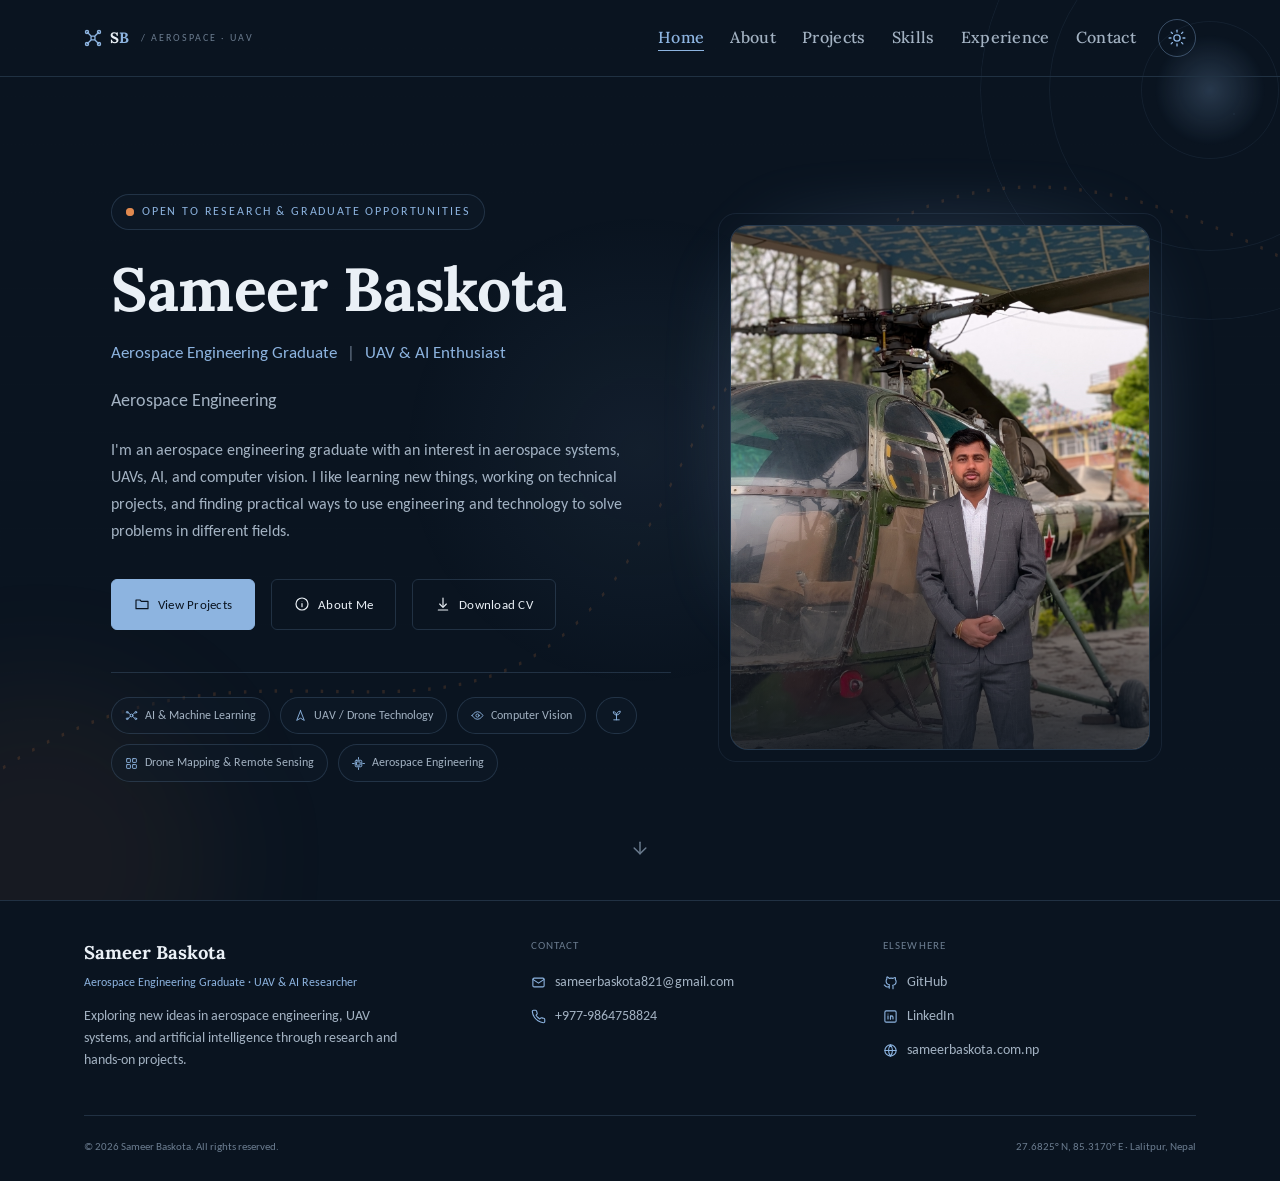
<file: index.html>
<!DOCTYPE html>
<html lang="en">
<head>
  <meta charset="UTF-8">
  <script>
    // Runs synchronously before first paint — two jobs:
    // 1) if the radar loader already played this session, mark <html> so
    //    the matching CSS rule hides #loader instantly on this page too.
    // 2) apply the saved light/dark theme preference before paint so
    //    there is never a flash of the wrong theme.
    (function () {
      try {
        if (sessionStorage.getItem('sbLoaderShown')) {
          document.documentElement.className += ' no-loader';
        }
      } catch (e) { /* sessionStorage unavailable — loader just replays */ }
      try {

                document.documentElement.setAttribute('data-theme', 'dark');
        var savedTheme = localStorage.getItem('sbTheme');
        if (savedTheme === 'light') {
          document.documentElement.setAttribute('data-theme', 'light');
        }
      } catch (e) { /* localStorage unavailable — stays on the dark theme */ }
    })();
  </script>
  <meta name="viewport" content="width=device-width, initial-scale=1.0">
  <title>Sameer Baskota | Aerospace Engineer · UAV & AI Researcher</title>
  <meta name="description" content="Portfolio of Sameer Baskota, an Aerospace Engineering student at Pulchowk Campus (IOE, Tribhuvan University) building UAV-based crop health monitoring, computer vision">
  <meta name="keywords" content="Sameer Baskota, Aerospace Engineering, UAV, Drone Mapping, Precision Agriculture, Computer Vision, Remote Sensing, Pulchowk Campus, Tribhuvan University, AgriTech, Machine Learning">
  <meta name="author" content="Sameer Baskota">
  <link rel="canonical" href="https://sameerbaskota.com.np">


  <meta property="og:type" content="website">
  <meta property="og:url" content="https://sameerbaskota.com.np">
  <meta property="og:site_name" content="Sameer Baskota">
  <meta property="og:title" content="Sameer Baskota — Aerospace Engineer · UAV & AI Researcher">
  <meta property="og:description" content="Portfolio of Sameer Baskota, an Aerospace Engineering student at Pulchowk Campus (IOE, Tribhuvan University) building UAV-based crop health monitoring, computer vision, and precision agriculture systems.">
  <meta property="og:image" content="https://sameerbaskota.com.np/images/og-image.png">

  <meta name="twitter:card" content="summary_large_image">
  <meta name="twitter:title" content="Sameer Baskota — Aerospace Engineer · UAV & AI Researcher">
  <meta name="twitter:description" content="Portfolio of Sameer Baskota, an Aerospace Engineering student at Pulchowk Campus (IOE, Tribhuvan University) building UAV-based crop health monitoring, computer vision, and precision agriculture systems.">
  <meta name="twitter:image" content="https://sameerbaskota.com.np/images/og-image.png">

  <meta name="theme-color" content="#F8F3E8">
  <link rel="icon" href="images/favicon.svg" type="image/svg+xml">
  <link rel="icon" href="images/favicon-32.png" sizes="32x32" type="image/png">
  <link rel="apple-touch-icon" href="images/apple-touch-icon.png">

  <link rel="stylesheet" href="css/main.css">
  
</head>
<body>
  <a href="#main-content" class="skip-link">Skip to content</a>
  <div id="loader" aria-hidden="true">
    <div class="loader-radar">
      <div class="loader-radar-sweep"></div>
      <div class="loader-radar-dot"></div>
    </div>
    <p class="loader-text">Initializing systems<span class="dots"></span></p>
    <div class="loader-bar"></div>
  </div>
  <div id="scroll-progress"></div>
  <div id="spotlight"></div>
  <header class="site-header">
    <div class="container">
      <a href="index.html" class="brand">
        <svg class="brand-mark" viewBox="0 0 24 24" fill="none" stroke="currentColor" stroke-width="1.75" stroke-linecap="round" stroke-linejoin="round" aria-hidden="true"><rect x="9.4" y="9.4" width="5.2" height="5.2" rx="1.3"/><line x1="9.4" y1="9.4" x2="4" y2="4"/><line x1="14.6" y1="9.4" x2="20" y2="4"/><line x1="9.4" y1="14.6" x2="4" y2="20"/><line x1="14.6" y1="14.6" x2="20" y2="20"/><circle cx="4" cy="4" r="2.1"/><circle cx="20" cy="4" r="2.1"/><circle cx="4" cy="20" r="2.1"/><circle cx="20" cy="20" r="2.1"/></svg>
        <span>S<span class="brand-b">B</span></span>
        <span class="brand-tag">/ AEROSPACE &middot; UAV</span>
      </a>

      <nav class="main-nav" aria-label="Primary">
        <ul class="main-nav-list">
          <li><a href="index.html" class="active">Home</a></li>
          <li><a href="about.html" class="">About</a></li>
          <li><a href="projects.html" class="">Projects</a></li>
          <li><a href="skills.html" class="">Skills</a></li>
          <li><a href="experience.html" class="">Experience</a></li>
          
          <li><a href="contact.html" class="">Contact</a></li>
        </ul>
      </nav>

      <button class="theme-toggle" id="theme-toggle" type="button" aria-label="Switch to light theme" aria-pressed="false">
        <svg class="icon-sun" viewBox="0 0 24 24" fill="none" stroke="currentColor" stroke-width="1.75" stroke-linecap="round" stroke-linejoin="round" aria-hidden="true"><circle cx="12" cy="12" r="4.2"/><line x1="12" y1="1.5" x2="12" y2="4"/><line x1="12" y1="20" x2="12" y2="22.5"/><line x1="4.2" y1="4.2" x2="5.9" y2="5.9"/><line x1="18.1" y1="18.1" x2="19.8" y2="19.8"/><line x1="1.5" y1="12" x2="4" y2="12"/><line x1="20" y1="12" x2="22.5" y2="12"/><line x1="4.2" y1="19.8" x2="5.9" y2="18.1"/><line x1="18.1" y1="5.9" x2="19.8" y2="4.2"/></svg>
        <svg class="icon-moon" viewBox="0 0 24 24" fill="none" stroke="currentColor" stroke-width="1.75" stroke-linecap="round" stroke-linejoin="round" aria-hidden="true"><path d="M21 12.8A9 9 0 1 1 11.2 3 7 7 0 0 0 21 12.8z"/></svg>
      </button>
      <button class="nav-toggle" aria-label="Toggle menu" aria-expanded="false">
        <span></span><span></span><span></span>
      </button>
    </div>
  </header>

  <div class="mobile-nav" id="mobile-nav">
    <ul>
      <li><a href="index.html" class="active">Home</a></li>
          <li><a href="about.html" class="">About</a></li>
          <li><a href="projects.html" class="">Projects</a></li>
          <li><a href="skills.html" class="">Skills</a></li>
          <li><a href="experience.html" class="">Experience</a></li>
          
          <li><a href="contact.html" class="">Contact</a></li>
      <li class="mobile-theme-row">
        <button class="theme-toggle theme-toggle--mobile" type="button" aria-label="Switch to light theme" aria-pressed="false">
          <svg class="icon-sun" viewBox="0 0 24 24" fill="none" stroke="currentColor" stroke-width="1.75" stroke-linecap="round" stroke-linejoin="round" aria-hidden="true"><circle cx="12" cy="12" r="4.2"/><line x1="12" y1="1.5" x2="12" y2="4"/><line x1="12" y1="20" x2="12" y2="22.5"/><line x1="4.2" y1="4.2" x2="5.9" y2="5.9"/><line x1="18.1" y1="18.1" x2="19.8" y2="19.8"/><line x1="1.5" y1="12" x2="4" y2="12"/><line x1="20" y1="12" x2="22.5" y2="12"/><line x1="4.2" y1="19.8" x2="5.9" y2="18.1"/><line x1="18.1" y1="5.9" x2="19.8" y2="4.2"/></svg>
          <svg class="icon-moon" viewBox="0 0 24 24" fill="none" stroke="currentColor" stroke-width="1.75" stroke-linecap="round" stroke-linejoin="round" aria-hidden="true"><path d="M21 12.8A9 9 0 1 1 11.2 3 7 7 0 0 0 21 12.8z"/></svg>
          <span class="theme-toggle-label">Switch to light mode</span>
        </button>
      </li>
    </ul>
  </div>

  <main id="main-content">
    <section class="hero hud-grid">
      <div class="hero-bg">
        <div class="hero-bg-gradient"></div>
        <div class="hero-radar" data-parallax="0.06">
          <div class="ring ring--1"></div>
          <div class="ring ring--2"></div>
          <div class="ring ring--3"></div>
          <div class="ring ring--4"></div>
          <div class="sweep"></div>
        </div>
        <div class="hero-glow" data-parallax="0.03"></div>
        <svg class="hero-flightpath" viewBox="0 0 1000 400" preserveAspectRatio="none" aria-hidden="true">
        <path d="M -20 350 C 220 250, 380 380, 520 220 S 820 60, 1020 120" stroke="#D07A3F" stroke-opacity="0.5" stroke-width="1.5" fill="none"/>
        <circle cx="1020" cy="120" r="3" fill="#8DB4E0"/>
      </svg>
      </div>

      <div class="container">
        <div class="hero-content">
          <div>
            <span class="hero-badge reveal">
              <span class="pulse"></span>
              <span class="eyebrow">Open to research &amp; graduate opportunities</span>
            </span>

            <h1 class="reveal reveal-delay-1">Sameer Baskota</h2>

            <p class="hero-role reveal reveal-delay-1">
              Aerospace Engineering Graduate <span class="sep">|</span> UAV &amp; AI Enthusiast
            </p>

            <p class="hero-typewriter reveal reveal-delay-2" id="typewriter" aria-live="polite"></p>

            <p class="hero-desc reveal reveal-delay-2">
              I'm an aerospace engineering graduate with an interest in aerospace systems, UAVs, AI, and computer vision. I like learning new things, working on technical projects, and finding practical ways to use engineering and technology to solve problems in different fields.
            </p>

            <div class="hero-cta reveal reveal-delay-3">
              <a href="projects.html" class="btn btn--primary">
                <svg viewBox="0 0 24 24" fill="none" stroke="currentColor" stroke-width="1.75" stroke-linecap="round" stroke-linejoin="round" aria-hidden="true"><path d="M3 6h6l2 2h10v11H3z"/></svg>
                View Projects
              </a>
              <a href="about.html" class="btn btn--ghost">
                <svg viewBox="0 0 24 24" fill="none" stroke="currentColor" stroke-width="1.75" stroke-linecap="round" stroke-linejoin="round" aria-hidden="true"><circle cx="12" cy="12" r="9"/><line x1="12" y1="16" x2="12" y2="11.5"/><circle cx="12" cy="8" r="0.5" fill="currentColor" stroke="none"/></svg>
                About Me
              </a>
              <a href="assets/Sameer_Baskota_CV.pdf" download class="btn btn--ghost">
                <svg viewBox="0 0 24 24" fill="none" stroke="currentColor" stroke-width="1.75" stroke-linecap="round" stroke-linejoin="round" aria-hidden="true"><path d="M12 3v12"/><polyline points="7 12 12 17 17 12"/><line x1="5" y1="21" x2="19" y2="21"/></svg>
                Download CV
              </a>
            </div>

            <div class="hero-topics reveal reveal-delay-4">
              <span class="topic-chip"><svg viewBox="0 0 24 24" fill="none" stroke="currentColor" stroke-width="1.75" stroke-linecap="round" stroke-linejoin="round" aria-hidden="true"><circle cx="12" cy="12" r="2.5"/><circle cx="4" cy="6" r="1.6"/><circle cx="20" cy="6" r="1.6"/><circle cx="4" cy="18" r="1.6"/><circle cx="20" cy="18" r="1.6"/><line x1="6" y1="7" x2="10.3" y2="10.5"/><line x1="18" y1="7" x2="13.7" y2="10.5"/><line x1="6" y1="17" x2="10.3" y2="13.5"/><line x1="18" y1="17" x2="13.7" y2="13.5"/></svg> AI &amp; Machine Learning</span>
              <span class="topic-chip"><svg viewBox="0 0 24 24" fill="none" stroke="currentColor" stroke-width="1.75" stroke-linecap="round" stroke-linejoin="round" aria-hidden="true"><path d="M12 3l7 18-7-4-7 4 7-18z"/></svg> UAV / Drone Technology</span>
              <span class="topic-chip"><svg viewBox="0 0 24 24" fill="none" stroke="currentColor" stroke-width="1.75" stroke-linecap="round" stroke-linejoin="round" aria-hidden="true"><path d="M2 12s4-7 10-7 10 7 10 7-4 7-10 7-10-7-10-7z"/><circle cx="12" cy="12" r="3"/></svg> Computer Vision</span>
              <span class="topic-chip"><svg viewBox="0 0 24 24" fill="none" stroke="currentColor" stroke-width="1.75" stroke-linecap="round" stroke-linejoin="round" aria-hidden="true"><path d="M7 20h10"/><path d="M12 20V11"/><path d="M12 11C12 7.5 9.5 5 6 5c0 3.5 2.5 6 6 6z"/><path d="M12 11c0-4 3-7 7-7 0 4-3 7-7 7z"/></svg> </span>
              <span class="topic-chip"><svg viewBox="0 0 24 24" fill="none" stroke="currentColor" stroke-width="1.75" stroke-linecap="round" stroke-linejoin="round" aria-hidden="true"><rect x="3" y="3" width="7" height="7" rx="1"/><rect x="14" y="3" width="7" height="7" rx="1"/><rect x="3" y="14" width="7" height="7" rx="1"/><rect x="14" y="14" width="7" height="7" rx="1"/></svg> Drone Mapping &amp; Remote Sensing</span>
              <span class="topic-chip"><svg viewBox="0 0 24 24" fill="none" stroke="currentColor" stroke-width="1.75" stroke-linecap="round" stroke-linejoin="round" aria-hidden="true"><rect x="6" y="6" width="12" height="12" rx="2"/><rect x="9" y="9" width="6" height="6"/><line x1="12" y1="1" x2="12" y2="4"/><line x1="12" y1="20" x2="12" y2="23"/><line x1="1" y1="12" x2="4" y2="12"/><line x1="20" y1="12" x2="23" y2="12"/></svg> Aerospace Engineering</span>
            </div>
          </div>

          <div class="hero-portrait-wrap reveal reveal-delay-2">
            <div class="hero-portrait-glow"></div>
            <div class="hero-frame-outline"></div>
            <div class="hero-portrait corner-frame">
              <img src="images/portrait.jpg" alt="Portrait of Sameer Baskota" width="420" height="525">
              <div class="portrait-shade"></div>
            </div>
          </div>
        </div>
      </div>

      <a href="#highlights" class="scroll-cue" aria-label="Scroll down">
        <svg viewBox="0 0 24 24" fill="none" stroke="currentColor" stroke-width="1.75" stroke-linecap="round" stroke-linejoin="round" aria-hidden="true"><line x1="12" y1="5" x2="12" y2="19"/><polyline points="19 12 12 19 5 12"/></svg>
      </a>
    </section>

    <section></section> 
        </div>
      </div>
    </section>

  </main>

  <footer class="site-footer">
    <div class="container">
      <div class="footer-grid">
        <div class="footer-brand">
          <div class="footer-name">Sameer Baskota</div>
          <div class="footer-title">Aerospace Engineering Graduate &middot; UAV &amp; AI Researcher</div>
          <p class="footer-tagline">
            Exploring new ideas in aerospace engineering, UAV systems, and artificial intelligence through research and hands-on projects.
          </p>
        </div>

        <div class="footer-contact">
          <div class="footer-col-heading">Contact</div>
          <div class="footer-list">
            <a href="mailto:sameerbaskota821@gmail.com">
              <svg viewBox="0 0 24 24" fill="none" stroke="currentColor" stroke-width="1.75" stroke-linecap="round" stroke-linejoin="round" aria-hidden="true"><rect x="3" y="5" width="18" height="14" rx="2"/><polyline points="3 7 12 13 21 7"/></svg>
              sameerbaskota821@gmail.com
            </a>
            <a href="tel:+9779864758824">
              <svg viewBox="0 0 24 24" fill="none" stroke="currentColor" stroke-width="1.75" stroke-linecap="round" stroke-linejoin="round" aria-hidden="true"><path d="M22 16.92v3a2 2 0 0 1-2.18 2 19.79 19.79 0 0 1-8.63-3.07 19.5 19.5 0 0 1-6-6 19.79 19.79 0 0 1-3.07-8.67A2 2 0 0 1 4.11 2h3a2 2 0 0 1 2 1.72c.127.96.361 1.903.7 2.81a2 2 0 0 1-.45 2.11L8.09 9.91a16 16 0 0 0 6 6l1.27-1.27a2 2 0 0 1 2.11-.45c.907.339 1.85.573 2.81.7A2 2 0 0 1 22 16.92z"/></svg>
              +977-9864758824
            </a>
          </div>
        </div>

        <div class="footer-links">
          <div class="footer-col-heading">Elsewhere</div>
          <div class="footer-list">
            <a href="https://github.com/SAMEERCPU" target="_blank" rel="noopener noreferrer">
              <svg viewBox="0 0 24 24" fill="none" stroke="currentColor" stroke-width="1.75" stroke-linecap="round" stroke-linejoin="round" aria-hidden="true"><path d="M9 19c-5 1.5-5-2.5-7-3m14 6v-3.5c0-1 .1-1.4-.5-2 2.8-.3 5.5-1.4 5.5-6a4.6 4.6 0 0 0-1.3-3.2 4.2 4.2 0 0 0-.1-3.2s-1.1-.3-3.5 1.3a12.3 12.3 0 0 0-6.2 0C7.5 2.8 6.4 3.1 6.4 3.1a4.2 4.2 0 0 0-.1 3.2A4.6 4.6 0 0 0 5 9.5c0 4.6 2.7 5.7 5.5 6-.6.6-.6 1.2-.5 2V21"/></svg>
              GitHub
            </a>
            <a href="https://linkedin.com/in/sameerbaskota21/" target="_blank" rel="noopener noreferrer">
              <svg viewBox="0 0 24 24" fill="none" stroke="currentColor" stroke-width="1.75" stroke-linecap="round" stroke-linejoin="round" aria-hidden="true"><rect x="3" y="3" width="18" height="18" rx="2"/><line x1="8" y1="11" x2="8" y2="16"/><line x1="8" y1="8" x2="8" y2="8.01"/><path d="M12 16v-3a2 2 0 0 1 4 0v3"/><line x1="12" y1="11" x2="12" y2="16"/></svg>
              LinkedIn
            </a>
            <a href="https://sameerbaskota.com.np" target="_blank" rel="noopener noreferrer">
              <svg viewBox="0 0 24 24" fill="none" stroke="currentColor" stroke-width="1.75" stroke-linecap="round" stroke-linejoin="round" aria-hidden="true"><circle cx="12" cy="12" r="9"/><line x1="3" y1="12" x2="21" y2="12"/><path d="M12 3a14.5 14.5 0 0 1 0 18 14.5 14.5 0 0 1 0-18z"/></svg>
              sameerbaskota.com.np
            </a>
          </div>
        </div>
      </div>

      <div class="footer-bottom">
        <span>&copy; <span id="year">2026</span> Sameer Baskota. All rights reserved.</span>
        <span>27.6825&deg; N, 85.3170&deg; E &middot; Lalitpur, Nepal</span>
      </div>
    </div>
  </footer>

  <button id="back-to-top" aria-label="Back to top">
    <svg viewBox="0 0 24 24" fill="none" stroke="currentColor" stroke-width="1.75" stroke-linecap="round" stroke-linejoin="round" aria-hidden="true"><line x1="12" y1="19" x2="12" y2="5"/><polyline points="5 12 12 5 19 12"/></svg>
  </button>

  <script src="js/main.js"></script>
  <script>document.getElementById("year").textContent = new Date().getFullYear();</script>
</body>
</html>
</file>
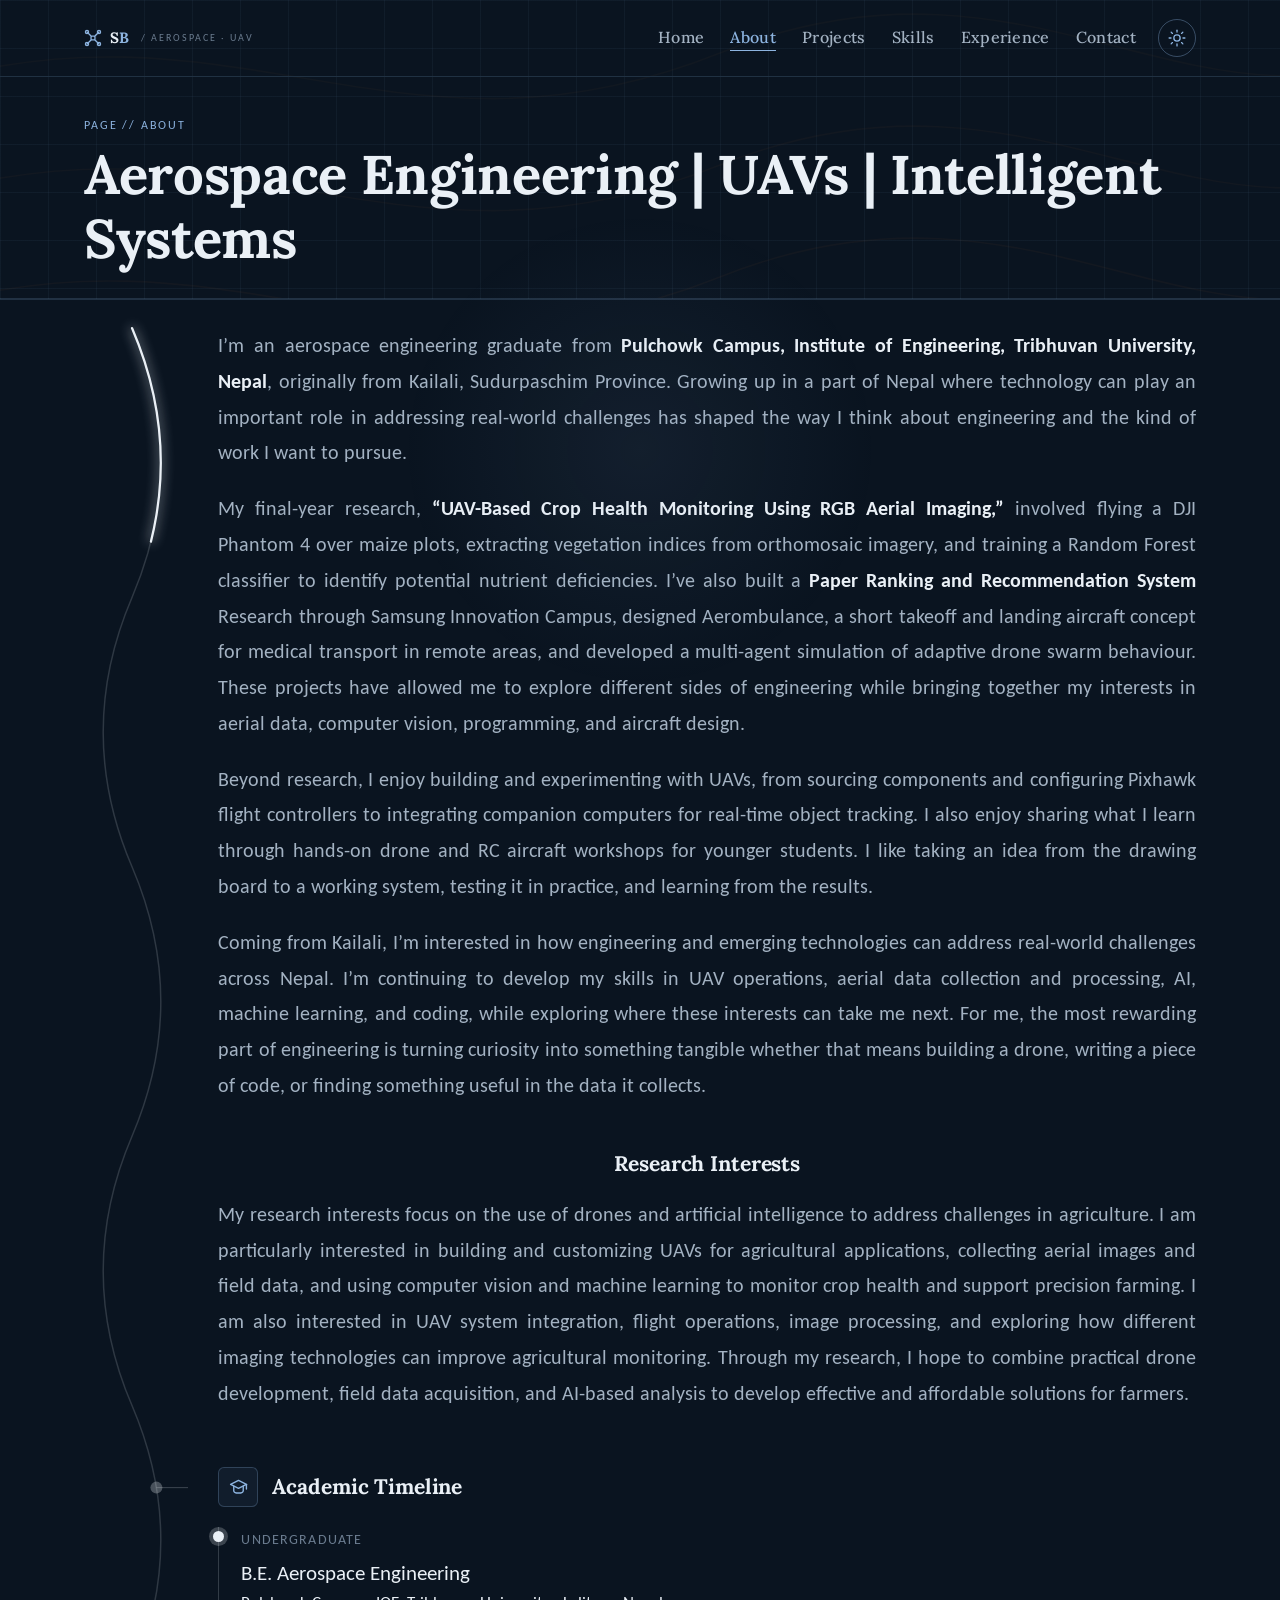
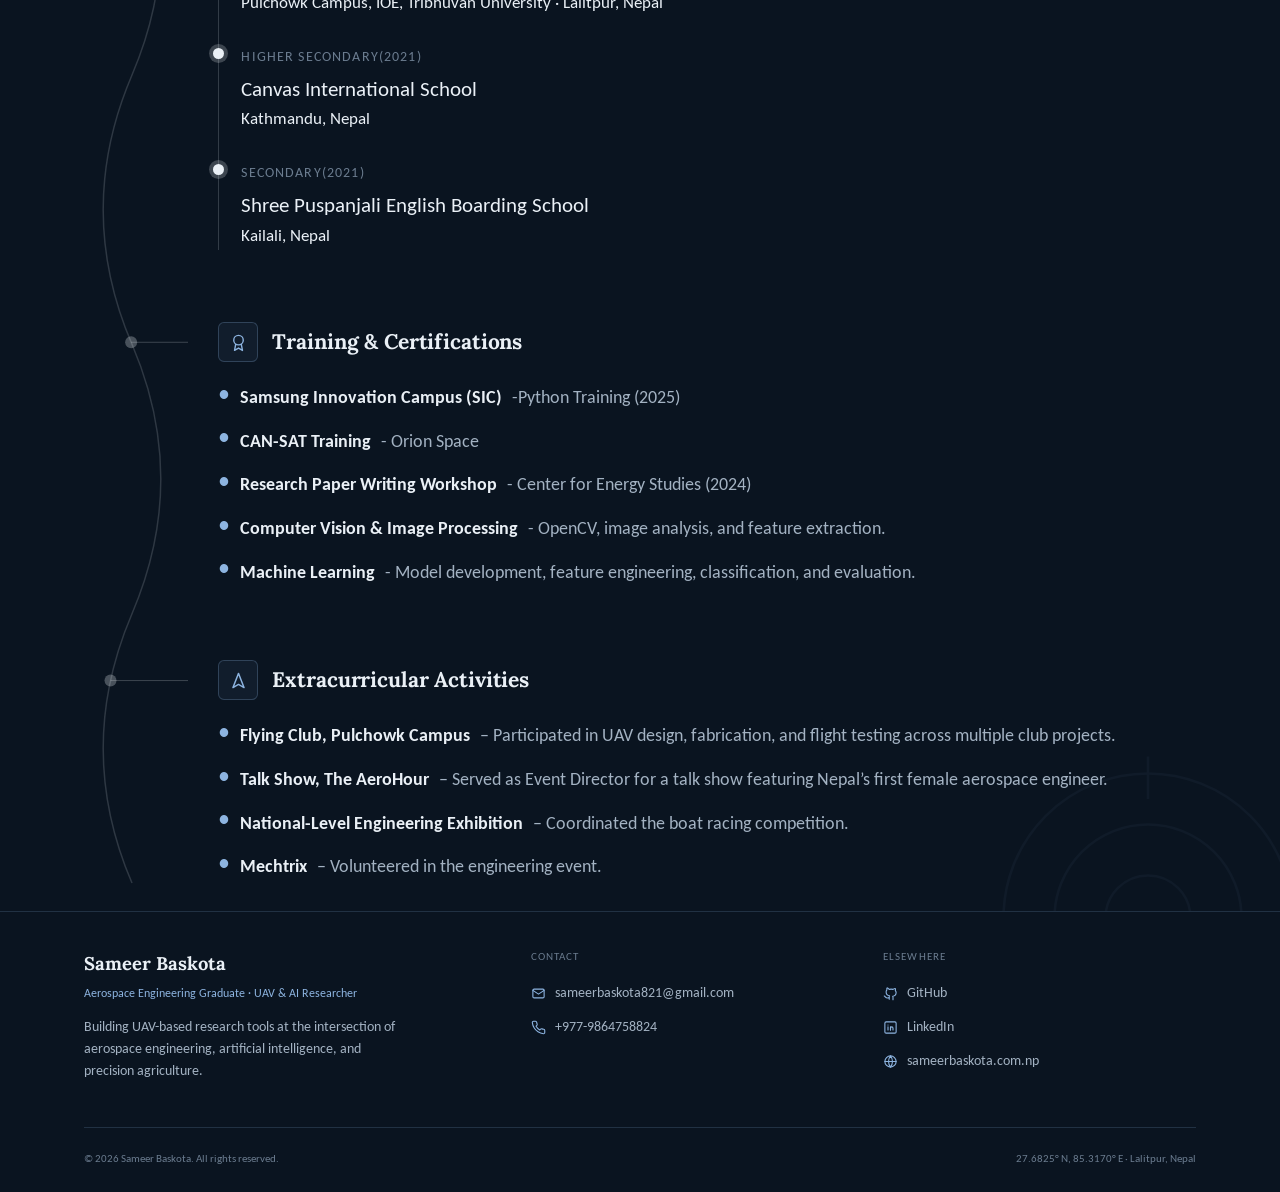
<file: about.html>
<!DOCTYPE html>
<html lang="en">
<head>
  <meta charset="UTF-8">
  <script>
    // Runs synchronously before first paint — two jobs:
    // 1) if the radar loader already played this session, mark <html> so
    //    the matching CSS rule hides #loader instantly on this page too.
    // 2) apply the saved light/dark theme preference before paint so
    //    there is never a flash of the wrong theme.
    (function () {
      try {
        if (sessionStorage.getItem('sbLoaderShown')) {
          document.documentElement.className += ' no-loader';
        }
      } catch (e) { /* sessionStorage unavailable — loader just replays */ }
      try {
                document.documentElement.setAttribute('data-theme', 'dark');
        var savedTheme = localStorage.getItem('sbTheme');
        if (savedTheme === 'light') {
          document.documentElement.setAttribute('data-theme', 'light');
        }
      } catch (e) { /* localStorage unavailable — stays on the dark theme */ }
    })();
  </script>
  <meta name="viewport" content="width=device-width, initial-scale=1.0">
  <title>About | Sameer Baskota</title>
  <meta name="description" content="Aerospace Engineering student at Pulchowk Campus, IOE, Tribhuvan University, focused on UAV mapping, computer vision, machine learning, and precision agriculture.">
  <meta name="keywords" content="Sameer Baskota, Aerospace Engineering, UAV, Drone Mapping, Precision Agriculture, Computer Vision, Remote Sensing, Pulchowk Campus, Tribhuvan University, AgriTech, Machine Learning">
  <meta name="author" content="Sameer Baskota">
  <link rel="canonical" href="https://sameerbaskota.com.np/about.html">

  <meta property="og:type" content="website">
  <meta property="og:url" content="https://sameerbaskota.com.np/about.html">
  <meta property="og:site_name" content="Sameer Baskota">
  <meta property="og:title" content="About — Sameer Baskota">
  <meta property="og:description" content="Aerospace Engineering student at Pulchowk Campus, IOE, Tribhuvan University, focused on UAV mapping, computer vision, machine learning, and precision agriculture.">
  <meta property="og:image" content="https://sameerbaskota.com.np/images/og-image.png">

  <meta name="twitter:card" content="summary_large_image">
  <meta name="twitter:title" content="About — Sameer Baskota">
  <meta name="twitter:description" content="Aerospace Engineering student at Pulchowk Campus, IOE, Tribhuvan University, focused on UAV mapping, computer vision, machine learning, and precision agriculture.">
  <meta name="twitter:image" content="https://sameerbaskota.com.np/images/og-image.png">

  <meta name="theme-color" content="#F8F3E8">
  <link rel="icon" href="images/favicon.svg" type="image/svg+xml">
  <link rel="icon" href="images/favicon-32.png" sizes="32x32" type="image/png">
  <link rel="apple-touch-icon" href="images/apple-touch-icon.png">

  <link rel="stylesheet" href="css/main.css">
  <style>
    /* ===== About page: curve + story layout (colours/animations come from main.css) ===== */
    .story{--tl-accent:#D07A3F;position:relative;display:grid;grid-template-columns:96px minmax(0,1fr);column-gap:clamp(16px,3vw,44px)}
    .story-rail{position:relative}
    .story-rail svg{position:absolute;inset:0;width:100%;height:100%;overflow:visible;pointer-events:none}
    .curve-track{fill:none;stroke:currentColor;stroke-opacity:.16;stroke-width:1.5}
    .curve-draw{fill:none;stroke:var(--tl-accent);stroke-width:2.25;stroke-linecap:round;filter:drop-shadow(0 0 6px var(--tl-accent))}
    .curve-tick{stroke:currentColor;stroke-opacity:.22;stroke-width:1}
    .curve-node{fill:currentColor;fill-opacity:.28;stroke:none;transition:fill .4s ease,fill-opacity .4s ease,r .4s ease}
    .curve-node.on{fill:var(--tl-accent);fill-opacity:1;filter:drop-shadow(0 0 6px var(--tl-accent))}

    .story-block{padding-bottom:clamp(40px,6vw,72px)}
    .story-block:last-child{padding-bottom:0}
    .story-block--intro .about-copy{max-width:none}
    .story-head{display:flex;align-items:center;gap:14px;margin-bottom:20px}
    .story-head h3{margin:0}

    .line-list{list-style:none;margin:0;padding:0}
    .line-list li{display:grid;grid-template-columns:minmax(96px,170px) minmax(0,1fr);gap:8px 24px;align-items:baseline;
      padding:16px 0;border-bottom:1px solid color-mix(in srgb,currentColor 14%,transparent)}
    .line-list li:first-child{border-top:1px solid color-mix(in srgb,currentColor 14%,transparent)}

    .tl{list-style:none;margin:0;padding:0 0 0 22px;border-left:1px solid color-mix(in srgb,currentColor 18%,transparent)}
    .tl li{position:relative;padding:0 0 26px}
    .tl li:last-child{padding-bottom:0}
    .tl li::before{content:"";position:absolute;left:-28px;top:4px;width:11px;height:11px;border-radius:50%;
      background:var(--tl-accent);box-shadow:0 0 0 4px color-mix(in srgb,var(--tl-accent) 22%,transparent)}
        .tl .info-label{display:block;margin-bottom:6px}
        .tl .info-label{font-size:0.9rem}
        .tl .info-value{font-size:1.3rem}
        .tl .faint{font-size:1.05rem}
        .story .dot-list li{font-size:1.1rem !important;line-height:1.8}

    @media (max-width:720px){
      .story{grid-template-columns:34px minmax(0,1fr);column-gap:14px}
      .line-list li{grid-template-columns:1fr}
    }
  </style>
</head>
<body>
  <a href="#main-content" class="skip-link">Skip to content</a>
  <div id="loader" aria-hidden="true">
    <div class="loader-radar">
      <div class="loader-radar-sweep"></div>
      <div class="loader-radar-dot"></div>
    </div>
    <p class="loader-text">Initializing systems<span class="dots"></span></p>
    <div class="loader-bar"></div>
  </div>
  <div id="scroll-progress"></div>
  <div id="spotlight"></div>
  <header class="site-header">
    <div class="container">
      <a href="index.html" class="brand">
        <svg class="brand-mark" viewBox="0 0 24 24" fill="none" stroke="currentColor" stroke-width="1.75" stroke-linecap="round" stroke-linejoin="round" aria-hidden="true"><rect x="9.4" y="9.4" width="5.2" height="5.2" rx="1.3"/><line x1="9.4" y1="9.4" x2="4" y2="4"/><line x1="14.6" y1="9.4" x2="20" y2="4"/><line x1="9.4" y1="14.6" x2="4" y2="20"/><line x1="14.6" y1="14.6" x2="20" y2="20"/><circle cx="4" cy="4" r="2.1"/><circle cx="20" cy="4" r="2.1"/><circle cx="4" cy="20" r="2.1"/><circle cx="20" cy="20" r="2.1"/></svg>
        <span>S<span class="brand-b">B</span></span>
        <span class="brand-tag">/ AEROSPACE &middot; UAV</span>
      </a>

      <nav class="main-nav" aria-label="Primary">
        <ul class="main-nav-list">
          <li><a href="index.html" class="">Home</a></li>
          <li><a href="about.html" class="active">About</a></li>
          <li><a href="projects.html" class="">Projects</a></li>
          <li><a href="skills.html" class="">Skills</a></li>
          <li><a href="experience.html" class="">Experience</a></li>
          
          <li><a href="contact.html" class="">Contact</a></li>
        </ul>
      </nav>

      <button class="theme-toggle" id="theme-toggle" type="button" aria-label="Switch to light theme" aria-pressed="false">
        <svg class="icon-sun" viewBox="0 0 24 24" fill="none" stroke="currentColor" stroke-width="1.75" stroke-linecap="round" stroke-linejoin="round" aria-hidden="true"><circle cx="12" cy="12" r="4.2"/><line x1="12" y1="1.5" x2="12" y2="4"/><line x1="12" y1="20" x2="12" y2="22.5"/><line x1="4.2" y1="4.2" x2="5.9" y2="5.9"/><line x1="18.1" y1="18.1" x2="19.8" y2="19.8"/><line x1="1.5" y1="12" x2="4" y2="12"/><line x1="20" y1="12" x2="22.5" y2="12"/><line x1="4.2" y1="19.8" x2="5.9" y2="18.1"/><line x1="18.1" y1="5.9" x2="19.8" y2="4.2"/></svg>
        <svg class="icon-moon" viewBox="0 0 24 24" fill="none" stroke="currentColor" stroke-width="1.75" stroke-linecap="round" stroke-linejoin="round" aria-hidden="true"><path d="M21 12.8A9 9 0 1 1 11.2 3 7 7 0 0 0 21 12.8z"/></svg>
      </button>
      <button class="nav-toggle" aria-label="Toggle menu" aria-expanded="false">
        <span></span><span></span><span></span>
      </button>
    </div>
  </header>

  <div class="mobile-nav" id="mobile-nav">
    <ul>
      <li><a href="index.html" class="">Home</a></li>
          <li><a href="about.html" class="active">About</a></li>
          <li><a href="projects.html" class="">Projects</a></li>
          <li><a href="skills.html" class="">Skills</a></li>
          <li><a href="experience.html" class="">Experience</a></li>
          
          <li><a href="contact.html" class="">Contact</a></li>
      <li class="mobile-theme-row">
        <button class="theme-toggle theme-toggle--mobile" type="button" aria-label="Switch to light theme" aria-pressed="false">
          <svg class="icon-sun" viewBox="0 0 24 24" fill="none" stroke="currentColor" stroke-width="1.75" stroke-linecap="round" stroke-linejoin="round" aria-hidden="true"><circle cx="12" cy="12" r="4.2"/><line x1="12" y1="1.5" x2="12" y2="4"/><line x1="12" y1="20" x2="12" y2="22.5"/><line x1="4.2" y1="4.2" x2="5.9" y2="5.9"/><line x1="18.1" y1="18.1" x2="19.8" y2="19.8"/><line x1="1.5" y1="12" x2="4" y2="12"/><line x1="20" y1="12" x2="22.5" y2="12"/><line x1="4.2" y1="19.8" x2="5.9" y2="18.1"/><line x1="18.1" y1="5.9" x2="19.8" y2="4.2"/></svg>
          <svg class="icon-moon" viewBox="0 0 24 24" fill="none" stroke="currentColor" stroke-width="1.75" stroke-linecap="round" stroke-linejoin="round" aria-hidden="true"><path d="M21 12.8A9 9 0 1 1 11.2 3 7 7 0 0 0 21 12.8z"/></svg>
          <span class="theme-toggle-label">Switch to light mode</span>
        </button>
      </li>
    </ul>
  </div>

  <main id="main-content">
    <header class="page-header hud-grid">
      <svg class="topo-bg" viewBox="0 0 800 600" preserveAspectRatio="xMidYMid slice" aria-hidden="true">
        <path d="M -50 120 C 150 60, 250 180, 450 100 S 750 170, 900 90" stroke="#D07A3F" stroke-opacity="0.05" stroke-width="1" fill="none"/>
        <path d="M -50 190 C 150 130, 250 250, 450 170 S 750 240, 900 160" stroke="#D07A3F" stroke-opacity="0.056" stroke-width="1" fill="none"/>
        <path d="M -50 260 C 150 200, 250 320, 450 240 S 750 310, 900 230" stroke="#D07A3F" stroke-opacity="0.062" stroke-width="1" fill="none"/>
        <path d="M -50 330 C 150 270, 250 390, 450 310 S 750 380, 900 300" stroke="#D07A3F" stroke-opacity="0.068" stroke-width="1" fill="none"/>
        <path d="M -50 400 C 150 340, 250 460, 450 380 S 750 450, 900 370" stroke="#D07A3F" stroke-opacity="0.074" stroke-width="1" fill="none"/>
        <path d="M -50 470 C 150 410, 250 530, 450 450 S 750 520, 900 440" stroke="#D07A3F" stroke-opacity="0.08" stroke-width="1" fill="none"/>
      </svg>
      <div class="container" style="position:relative; z-index:1;">
        <span class="eyebrow">Page // About</span>
        <h1>Aerospace Engineering | UAVs | Intelligent Systems</h1>
        
      </div>
    </header>

    <section class="section section--snug">
      <div class="section-watermark" aria-hidden="true">
        <svg viewBox="0 0 200 200" fill="none" stroke="currentColor" stroke-width="1.5"><circle cx="100" cy="100" r="85"/><circle cx="100" cy="100" r="55"/><circle cx="100" cy="100" r="25"/><line x1="100" y1="5" x2="100" y2="30"/><line x1="100" y1="170" x2="100" y2="195"/><line x1="5" y1="100" x2="30" y2="100"/><line x1="170" y1="100" x2="195" y2="100"/></svg>
      </div>
      <div class="container">
        <div class="story">

          <!-- Scroll-drawn curve (built by the script at the bottom of this page) -->
          <div class="story-rail" aria-hidden="true">
            <svg>
              <path class="curve-track" d=""/>
              <path class="curve-draw" d=""/>
              <g class="curve-nodes"></g>
            </svg>
          </div>

          <div class="story-body">

            <!-- ABOUT -->
            <div class="story-block story-block--intro">
          <div class="about-copy">
            <p class="reveal">
              I&rsquo;m an aerospace engineering graduate from <strong>Pulchowk Campus, Institute of Engineering, Tribhuvan University, Nepal</strong>, 
              originally from Kailali, Sudurpaschim Province. Growing up in a part of Nepal where technology can play an important 
              role in addressing real-world challenges has shaped the way I think about engineering and the kind of work I want to pursue.
              
            </p>
            <p class="reveal reveal-delay-1">
              My final-year research, <strong>&ldquo;UAV-Based Crop Health Monitoring Using RGB Aerial Imaging,&rdquo;</strong> 
              involved flying a DJI Phantom 4 over maize plots, extracting vegetation indices from orthomosaic imagery, 
              and training a Random Forest classifier to identify potential nutrient deficiencies. I&rsquo;ve also built a <strong>Paper Ranking and Recommendation System</strong>
              Research through Samsung Innovation Campus, designed Aerombulance, a short takeoff 
              and landing aircraft concept for medical transport in remote areas, and developed a multi-agent simulation of adaptive 
              drone swarm behaviour. These projects have allowed me to explore different sides of engineering while bringing together
               my interests in aerial data, computer vision, programming, and aircraft design.
                  
            </p>
            <p class="reveal reveal-delay-1">
            Beyond research, I enjoy building and experimenting with UAVs, from sourcing components and configuring Pixhawk flight
             controllers to integrating companion computers for real-time object tracking. I also enjoy sharing what I learn through 
             hands-on drone and RC aircraft workshops for younger students. I like taking an idea from the drawing board to a working system, 
             testing it in practice, and learning from the results.
            </p>
             

            <p class="reveal reveal-delay-2">
              Coming from Kailali, I&rsquo;m interested in how engineering and emerging technologies can address real-world 
              challenges across Nepal. I&rsquo;m continuing to develop my skills in UAV operations, aerial data collection and processing, 
              AI, machine learning, and coding, while exploring where these interests can take me next. For me, the most rewarding part
              of engineering is turning curiosity into something tangible whether that means building a drone, writing a piece of code,
              or finding something useful in the data it collects.
            </p>
                        <!-- RESEARCH INTERESTS -->
            <div class="reveal" style="margin: 48px 0 56px;">
              <h3 style="text-align:center; margin-bottom:20px;">Research Interests</h3>
              <p>
                My research interests focus on the use of drones and artificial intelligence to address challenges in agriculture.
 I am particularly interested in building and customizing UAVs for agricultural applications, collecting aerial 
 images and field data, and using computer vision and machine learning to monitor crop health and support 
 precision farming. I am also interested in UAV system integration, flight operations, image processing, and 
 exploring how different imaging technologies can improve agricultural monitoring. Through my research, 
 I hope to combine practical drone development, field data acquisition, and AI-based analysis to develop 
 effective and affordable solutions for farmers.
              </p>
            </div>
             <!-- ACADEMIC TIMELINE -->
            <div class="story-block reveal">
              <div class="story-head">
                <div class="skill-icon"><svg viewBox="0 0 24 24" fill="none" stroke="currentColor" stroke-width="1.75" stroke-linecap="round" stroke-linejoin="round" aria-hidden="true"><polygon points="12 3 2 8 12 13 22 8 12 3" fill="none"/><path d="M6 10.5V16c0 1.5 2.5 3 6 3s6-1.5 6-3v-5.5"/><line x1="22" y1="8" x2="22" y2="14"/></svg></div>
                <h3>Academic Timeline</h3>
              </div>
              <ol class="tl">
                <!-- NEW TIMELINE ENTRY GOES HERE: paste one <li> below. Put the year/period in the info-label line. -->
                <li>
                  <span class="info-label">Undergraduate</span>
                  <div class="info-value">B.E. Aerospace Engineering</div>
                  <div class="faint">Pulchowk Campus, IOE, Tribhuvan University &middot; Lalitpur, Nepal</div>
                </li>
                <li>
                  <span class="info-label">Higher Secondary(2021)</span>
                  <div class="info-value">Canvas International School</div>
                  <div class="faint">Kathmandu, Nepal</div>
                </li>
                <li>
                  <span class="info-label">Secondary(2021)</span>
                  <div class="info-value">Shree Puspanjali English Boarding School</div>
                  <div class="faint">Kailali, Nepal</div>
                </li>
              </ol>
            </div>
          </div>
            </div>

           <div class="story-block reveal">
              <div class="story-head">
                <div class="skill-icon"><svg viewBox="0 0 24 24" fill="none" stroke="currentColor" stroke-width="1.75" stroke-linecap="round" stroke-linejoin="round" aria-hidden="true"><circle cx="12" cy="9" r="6"/><path d="M8.5 14L7 22l5-3 5 3-1.5-8"/></svg></div>
                <h3>Training &amp; Certifications</h3>
              </div>
              <ul class="dot-list">
                <!-- NEW TRAINING / CERTIFICATE GOES HERE: paste one line below -->
                <li><strong>Samsung Innovation Campus (SIC)</strong> -Python Training (2025) </li>
                <li><strong>CAN-SAT Training</strong> - Orion Space</li>
                <li><strong>Research Paper Writing Workshop </strong> - Center for Energy Studies (2024)</li>
                <li><strong>Computer Vision & Image Processing </strong> - OpenCV, image analysis, and feature extraction.</li>
                <li><strong>Machine Learning </strong> - Model development, feature engineering, classification, and evaluation.</li>
              </ul>
            </div>
            <!-- EXTRACURRICULAR ACTIVITIES -->
            <div class="story-block reveal">
              <div class="story-head">
                <div class="skill-icon"><svg viewBox="0 0 24 24" fill="none" stroke="currentColor" stroke-width="1.75" stroke-linecap="round" stroke-linejoin="round" aria-hidden="true"><path d="M12 3l7 18-7-4-7 4 7-18z"/></svg></div>
                <h3>Extracurricular Activities</h3>
              </div>
              <ul class="dot-list">
                <!-- NEW EXTRACURRICULAR ITEM GOES HERE: paste one line below -->
                <li><strong>Flying Club, Pulchowk Campus</strong> &ndash; Participated in UAV design, fabrication, and flight testing across multiple club projects.</li>
                <li><strong>Talk Show, The AeroHour</strong> &ndash; Served as Event Director for a talk show featuring Nepal&rsquo;s first female aerospace engineer.</li>
                <li><strong>National-Level Engineering Exhibition</strong> &ndash; Coordinated the boat racing competition.</li>
                <li><strong>Mechtrix </strong> &ndash; Volunteered in the engineering event.</li>
              </ul>
            </div>
                        

          </div>
        </div>
      </div>
    </section>

  </main>

  <footer class="site-footer">
    <div class="container">
      <div class="footer-grid">
        <div class="footer-brand">
          <div class="footer-name">Sameer Baskota</div>
          <div class="footer-title">Aerospace Engineering Graduate &middot; UAV &amp; AI Researcher</div>
          <p class="footer-tagline">
            Building UAV-based research tools at the intersection of aerospace engineering,
            artificial intelligence, and precision agriculture.
          </p>
        </div>

        <div class="footer-contact">
          <div class="footer-col-heading">Contact</div>
          <div class="footer-list">
            <a href="mailto:sameerbaskota821@gmail.com">
              <svg viewBox="0 0 24 24" fill="none" stroke="currentColor" stroke-width="1.75" stroke-linecap="round" stroke-linejoin="round" aria-hidden="true"><rect x="3" y="5" width="18" height="14" rx="2"/><polyline points="3 7 12 13 21 7"/></svg>
              sameerbaskota821@gmail.com
            </a>
            <a href="tel:+9779864758824">
              <svg viewBox="0 0 24 24" fill="none" stroke="currentColor" stroke-width="1.75" stroke-linecap="round" stroke-linejoin="round" aria-hidden="true"><path d="M22 16.92v3a2 2 0 0 1-2.18 2 19.79 19.79 0 0 1-8.63-3.07 19.5 19.5 0 0 1-6-6 19.79 19.79 0 0 1-3.07-8.67A2 2 0 0 1 4.11 2h3a2 2 0 0 1 2 1.72c.127.96.361 1.903.7 2.81a2 2 0 0 1-.45 2.11L8.09 9.91a16 16 0 0 0 6 6l1.27-1.27a2 2 0 0 1 2.11-.45c.907.339 1.85.573 2.81.7A2 2 0 0 1 22 16.92z"/></svg>
              +977-9864758824
            </a>
          </div>
        </div>

        <div class="footer-links">
          <div class="footer-col-heading">Elsewhere</div>
          <div class="footer-list">
            <a href="https://github.com/SAMEERCPU" target="_blank" rel="noopener noreferrer">
              <svg viewBox="0 0 24 24" fill="none" stroke="currentColor" stroke-width="1.75" stroke-linecap="round" stroke-linejoin="round" aria-hidden="true"><path d="M9 19c-5 1.5-5-2.5-7-3m14 6v-3.5c0-1 .1-1.4-.5-2 2.8-.3 5.5-1.4 5.5-6a4.6 4.6 0 0 0-1.3-3.2 4.2 4.2 0 0 0-.1-3.2s-1.1-.3-3.5 1.3a12.3 12.3 0 0 0-6.2 0C7.5 2.8 6.4 3.1 6.4 3.1a4.2 4.2 0 0 0-.1 3.2A4.6 4.6 0 0 0 5 9.5c0 4.6 2.7 5.7 5.5 6-.6.6-.6 1.2-.5 2V21"/></svg>
              GitHub
            </a>
            <a href="https://linkedin.com/in/sameerbaskota21/" target="_blank" rel="noopener noreferrer">
              <svg viewBox="0 0 24 24" fill="none" stroke="currentColor" stroke-width="1.75" stroke-linecap="round" stroke-linejoin="round" aria-hidden="true"><rect x="3" y="3" width="18" height="18" rx="2"/><line x1="8" y1="11" x2="8" y2="16"/><line x1="8" y1="8" x2="8" y2="8.01"/><path d="M12 16v-3a2 2 0 0 1 4 0v3"/><line x1="12" y1="11" x2="12" y2="16"/></svg>
              LinkedIn
            </a>
            <a href="https://sameerbaskota.com.np" target="_blank" rel="noopener noreferrer">
              <svg viewBox="0 0 24 24" fill="none" stroke="currentColor" stroke-width="1.75" stroke-linecap="round" stroke-linejoin="round" aria-hidden="true"><circle cx="12" cy="12" r="9"/><line x1="3" y1="12" x2="21" y2="12"/><path d="M12 3a14.5 14.5 0 0 1 0 18 14.5 14.5 0 0 1 0-18z"/></svg>
              sameerbaskota.com.np
            </a>
          </div>
        </div>
      </div>

      <div class="footer-bottom">
        <span>&copy; <span id="year">2026</span> Sameer Baskota. All rights reserved.</span>
        <span>27.6825&deg; N, 85.3170&deg; E &middot; Lalitpur, Nepal</span>
      </div>
    </div>
  </footer>

  <button id="back-to-top" aria-label="Back to top">
    <svg viewBox="0 0 24 24" fill="none" stroke="currentColor" stroke-width="1.75" stroke-linecap="round" stroke-linejoin="round" aria-hidden="true"><line x1="12" y1="19" x2="12" y2="5"/><polyline points="5 12 12 5 19 12"/></svg>
  </button>

  <script src="js/main.js"></script>
  <script>
    /* Scroll-drawn curve for the About page */
    (function () {
      var story = document.querySelector('.story');
      if (!story) return;
      var rail = story.querySelector('.story-rail');
      var svg = rail.querySelector('svg');
      var track = svg.querySelector('.curve-track');
      var draw = svg.querySelector('.curve-draw');
      var nodesG = svg.querySelector('.curve-nodes');
      var NS = 'http://www.w3.org/2000/svg';
      var reduce = window.matchMedia && matchMedia('(prefers-reduced-motion: reduce)').matches;
      var len = 0, nodes = [], ticking = false;

      // use the same accent colour as the section icons, in light and dark theme
      function syncAccent() {
        var icon = story.querySelector('.skill-icon');
        if (!icon) return;
        var c = getComputedStyle(icon).color;
        if (c) story.style.setProperty('--tl-accent', c);
      }

      function build() {
        var W = rail.clientWidth, H = rail.clientHeight;
        if (!W || !H) return;
        svg.setAttribute('viewBox', '0 0 ' + W + ' ' + H);
        var cx = W / 2, a = W * 0.3;
        var n = Math.max(2, Math.round(H / 260)), seg = H / n;
        var d = 'M ' + cx + ' 0 Q ' + (cx + 2 * a) + ' ' + (seg / 2) + ' ' + cx + ' ' + seg;
        for (var i = 2; i <= n; i++) d += ' T ' + cx + ' ' + (seg * i);
        track.setAttribute('d', d);
        draw.setAttribute('d', d);
        len = draw.getTotalLength();
        draw.style.strokeDasharray = len;

        nodesG.innerHTML = '';
        nodes = [];
        var railTop = rail.getBoundingClientRect().top;
        story.querySelectorAll('.story-head').forEach(function (h) {
          var r = h.getBoundingClientRect();
          var y = r.top - railTop + r.height / 2;
          var lo = 0, hi = len;
          for (var k = 0; k < 20; k++) {
            var mid = (lo + hi) / 2;
            if (draw.getPointAtLength(mid).y < y) lo = mid; else hi = mid;
          }
          var p = draw.getPointAtLength(lo);
          var tick = document.createElementNS(NS, 'line');
          tick.setAttribute('class', 'curve-tick');
          tick.setAttribute('x1', p.x); tick.setAttribute('y1', p.y);
          tick.setAttribute('x2', W + 8); tick.setAttribute('y2', p.y);
          nodesG.appendChild(tick);
          var c = document.createElementNS(NS, 'circle');
          c.setAttribute('class', 'curve-node');
          c.setAttribute('cx', p.x); c.setAttribute('cy', p.y); c.setAttribute('r', 6);
          nodesG.appendChild(c);
          nodes.push({ el: c, at: lo });
        });
        update();
      }

      function update() {
        ticking = false;
        var rect = rail.getBoundingClientRect();
        var p = reduce ? 1 : Math.min(1, Math.max(0, (window.innerHeight * 0.6 - rect.top) / rect.height));
        var drawn = len * p;
        draw.style.strokeDashoffset = len - drawn;
        nodes.forEach(function (nd) { nd.el.classList.toggle('on', nd.at <= drawn + 1); });
      }

      function onScroll() {
        if (!ticking) { ticking = true; requestAnimationFrame(update); }
      }

      syncAccent();
      build();
      window.addEventListener('scroll', onScroll, { passive: true });
      window.addEventListener('resize', function () { build(); });
      window.addEventListener('load', function () { syncAccent(); build(); });
      if (window.ResizeObserver) new ResizeObserver(function () { build(); }).observe(rail);
      new MutationObserver(function () { setTimeout(syncAccent, 60); })
        .observe(document.documentElement, { attributes: true, attributeFilter: ['data-theme'] });
    })();
  </script>
  <script>document.getElementById("year").textContent = new Date().getFullYear();</script>
</body>
</html>
</file>
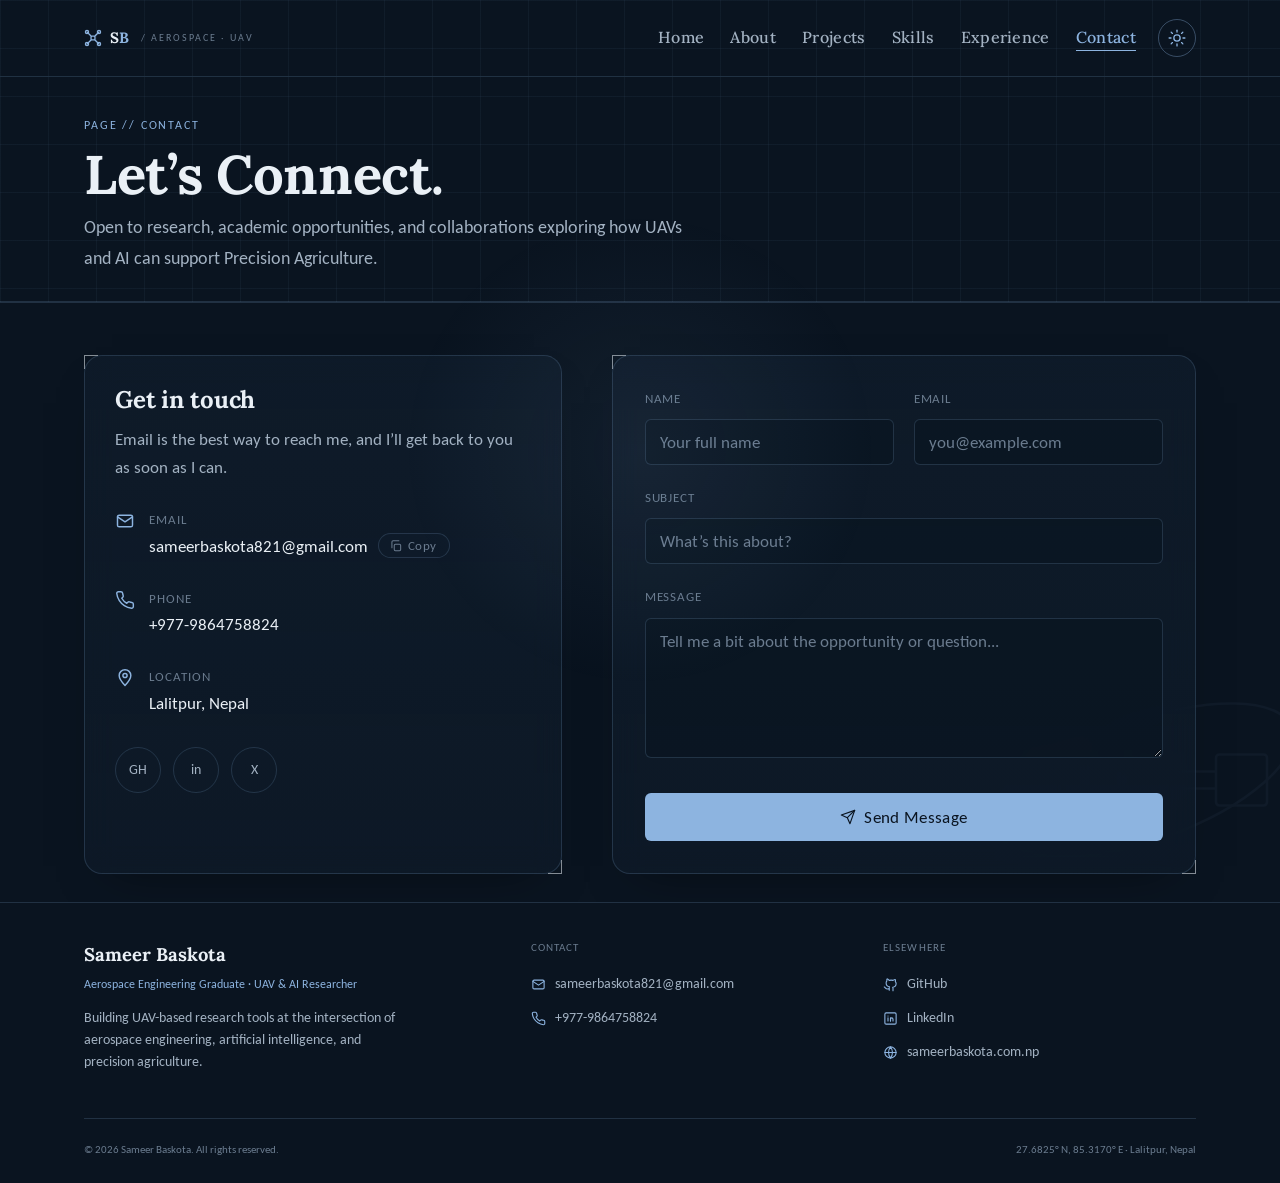
<file: contact.html>
<!DOCTYPE html>
<html lang="en">
<head>
  <meta charset="UTF-8">
  <script>
    // Runs synchronously before first paint — two jobs:
    // 1) if the radar loader already played this session, mark <html> so
    //    the matching CSS rule hides #loader instantly on this page too.
    // 2) apply the saved light/dark theme preference before paint so
    //    there is never a flash of the wrong theme.
    (function () {
      try {
        if (sessionStorage.getItem('sbLoaderShown')) {
          document.documentElement.className += ' no-loader';
        }
      } catch (e) { /* sessionStorage unavailable — loader just replays */ }
      try {
                document.documentElement.setAttribute('data-theme', 'dark');
        var savedTheme = localStorage.getItem('sbTheme');
        if (savedTheme === 'light') {
          document.documentElement.setAttribute('data-theme', 'light');
        }
      } catch (e) { /* localStorage unavailable — stays on the dark theme */ }
    })();
  </script>
  <meta name="viewport" content="width=device-width, initial-scale=1.0">
  <title>Contact | Sameer Baskota</title>
  <meta name="description" content="Get in touch with Sameer Baskota for research collaborations, graduate opportunities, internships, and UAV/AgriTech conversations.">
  <meta name="keywords" content="Sameer Baskota, Aerospace Engineering, UAV, Drone Mapping, Precision Agriculture, Computer Vision, Remote Sensing, Pulchowk Campus, Tribhuvan University, AgriTech, Machine Learning">
  <meta name="author" content="Sameer Baskota">
  <link rel="canonical" href="https://sameerbaskota.com.np/contact.html">

  <meta property="og:type" content="website">
  <meta property="og:url" content="https://sameerbaskota.com.np/contact.html">
  <meta property="og:site_name" content="Sameer Baskota">
  <meta property="og:title" content="Contact — Sameer Baskota">
  <meta property="og:description" content="Get in touch with Sameer Baskota for research collaborations, graduate opportunities, internships, and UAV/AgriTech conversations.">
  <meta property="og:image" content="https://sameerbaskota.com.np/images/og-image.png">

  <meta name="twitter:card" content="summary_large_image">
  <meta name="twitter:title" content="Contact — Sameer Baskota">
  <meta name="twitter:description" content="Get in touch with Sameer Baskota for research collaborations, graduate opportunities, internships, and UAV/AgriTech conversations.">
  <meta name="twitter:image" content="https://sameerbaskota.com.np/images/og-image.png">

  <meta name="theme-color" content="#F8F3E8">
  <link rel="icon" href="images/favicon.svg" type="image/svg+xml">
  <link rel="icon" href="images/favicon-32.png" sizes="32x32" type="image/png">
  <link rel="apple-touch-icon" href="images/apple-touch-icon.png">

  <link rel="stylesheet" href="css/main.css">
  
</head>
<body>
  <a href="#main-content" class="skip-link">Skip to content</a>
  <div id="loader" aria-hidden="true">
    <div class="loader-radar">
      <div class="loader-radar-sweep"></div>
      <div class="loader-radar-dot"></div>
    </div>
    <p class="loader-text">Initializing systems<span class="dots"></span></p>
    <div class="loader-bar"></div>
  </div>
  <div id="scroll-progress"></div>
  <div id="spotlight"></div>
  <header class="site-header">
    <div class="container">
      <a href="index.html" class="brand">
        <svg class="brand-mark" viewBox="0 0 24 24" fill="none" stroke="currentColor" stroke-width="1.75" stroke-linecap="round" stroke-linejoin="round" aria-hidden="true"><rect x="9.4" y="9.4" width="5.2" height="5.2" rx="1.3"/><line x1="9.4" y1="9.4" x2="4" y2="4"/><line x1="14.6" y1="9.4" x2="20" y2="4"/><line x1="9.4" y1="14.6" x2="4" y2="20"/><line x1="14.6" y1="14.6" x2="20" y2="20"/><circle cx="4" cy="4" r="2.1"/><circle cx="20" cy="4" r="2.1"/><circle cx="4" cy="20" r="2.1"/><circle cx="20" cy="20" r="2.1"/></svg>
        <span>S<span class="brand-b">B</span></span>
        <span class="brand-tag">/ AEROSPACE &middot; UAV</span>
      </a>

      <nav class="main-nav" aria-label="Primary">
        <ul class="main-nav-list">
          <li><a href="index.html" class="">Home</a></li>
          <li><a href="about.html" class="">About</a></li>
          <li><a href="projects.html" class="">Projects</a></li>
          <li><a href="skills.html" class="">Skills</a></li>
          <li><a href="experience.html" class="">Experience</a></li>
          
          <li><a href="contact.html" class="active">Contact</a></li>
        </ul>
      </nav>

      <button class="theme-toggle" id="theme-toggle" type="button" aria-label="Switch to light theme" aria-pressed="false">
        <svg class="icon-sun" viewBox="0 0 24 24" fill="none" stroke="currentColor" stroke-width="1.75" stroke-linecap="round" stroke-linejoin="round" aria-hidden="true"><circle cx="12" cy="12" r="4.2"/><line x1="12" y1="1.5" x2="12" y2="4"/><line x1="12" y1="20" x2="12" y2="22.5"/><line x1="4.2" y1="4.2" x2="5.9" y2="5.9"/><line x1="18.1" y1="18.1" x2="19.8" y2="19.8"/><line x1="1.5" y1="12" x2="4" y2="12"/><line x1="20" y1="12" x2="22.5" y2="12"/><line x1="4.2" y1="19.8" x2="5.9" y2="18.1"/><line x1="18.1" y1="5.9" x2="19.8" y2="4.2"/></svg>
        <svg class="icon-moon" viewBox="0 0 24 24" fill="none" stroke="currentColor" stroke-width="1.75" stroke-linecap="round" stroke-linejoin="round" aria-hidden="true"><path d="M21 12.8A9 9 0 1 1 11.2 3 7 7 0 0 0 21 12.8z"/></svg>
      </button>
      <button class="nav-toggle" aria-label="Toggle menu" aria-expanded="false">
        <span></span><span></span><span></span>
      </button>
    </div>
  </header>

  <div class="mobile-nav" id="mobile-nav">
    <ul>
      <li><a href="index.html" class="">Home</a></li>
          <li><a href="about.html" class="">About</a></li>
          <li><a href="projects.html" class="">Projects</a></li>
          <li><a href="skills.html" class="">Skills</a></li>
          <li><a href="experience.html" class="">Experience</a></li>
          
          <li><a href="contact.html" class="active">Contact</a></li>
      <li class="mobile-theme-row">
        <button class="theme-toggle theme-toggle--mobile" type="button" aria-label="Switch to light theme" aria-pressed="false">
          <svg class="icon-sun" viewBox="0 0 24 24" fill="none" stroke="currentColor" stroke-width="1.75" stroke-linecap="round" stroke-linejoin="round" aria-hidden="true"><circle cx="12" cy="12" r="4.2"/><line x1="12" y1="1.5" x2="12" y2="4"/><line x1="12" y1="20" x2="12" y2="22.5"/><line x1="4.2" y1="4.2" x2="5.9" y2="5.9"/><line x1="18.1" y1="18.1" x2="19.8" y2="19.8"/><line x1="1.5" y1="12" x2="4" y2="12"/><line x1="20" y1="12" x2="22.5" y2="12"/><line x1="4.2" y1="19.8" x2="5.9" y2="18.1"/><line x1="18.1" y1="5.9" x2="19.8" y2="4.2"/></svg>
          <svg class="icon-moon" viewBox="0 0 24 24" fill="none" stroke="currentColor" stroke-width="1.75" stroke-linecap="round" stroke-linejoin="round" aria-hidden="true"><path d="M21 12.8A9 9 0 1 1 11.2 3 7 7 0 0 0 21 12.8z"/></svg>
          <span class="theme-toggle-label">Switch to light mode</span>
        </button>
      </li>
    </ul>
  </div>

  <main id="main-content">
    <header class="page-header hud-grid">
      <div class="container">
        <span class="eyebrow">Page // Contact</span>
        <h1>Let&rsquo;s Connect.</h1>
        <p>Open to research, academic opportunities, and collaborations exploring how UAVs and AI can support Precision Agriculture.</p>
      </div>
    </header>

    <section class="section section--snug">
      <div class="section-watermark" aria-hidden="true">
        <svg viewBox="0 0 200 200" fill="none" stroke="currentColor" stroke-width="1.5"><ellipse cx="100" cy="100" rx="90" ry="35" transform="rotate(-20 100 100)"/><rect x="88" y="88" width="24" height="24" rx="3"/><line x1="88" y1="95" x2="60" y2="95"/><line x1="88" y1="105" x2="60" y2="105"/><rect x="30" y="85" width="30" height="30" rx="2"/><line x1="112" y1="95" x2="140" y2="95"/><line x1="112" y1="105" x2="140" y2="105"/><rect x="140" y="85" width="30" height="30" rx="2"/></svg>
      </div>
      <div class="container">
        <div class="contact-grid">
          <div class="glass-panel corner-frame contact-info-card reveal">
            <h3>Get in touch</h3>
            <p>Email is the best way to reach me, and I&rsquo;ll get back to you as soon as I can.</p>

            <div class="contact-detail">
              <svg viewBox="0 0 24 24" fill="none" stroke="currentColor" stroke-width="1.75" stroke-linecap="round" stroke-linejoin="round" aria-hidden="true"><rect x="3" y="5" width="18" height="14" rx="2"/><polyline points="3 7 12 13 21 7"/></svg>
              <div>
                <div class="detail-label">Email</div>
                <div class="detail-value-row">
                  <a class="detail-value" href="mailto:sameerbaskota821@gmail.com">sameerbaskota821@gmail.com</a>
                  <button type="button" class="copy-btn" data-copy-value="sameerbaskota821@gmail.com" aria-label="Copy email address to clipboard">
                    <svg class="icon-copy" viewBox="0 0 24 24" fill="none" stroke="currentColor" stroke-width="1.75" stroke-linecap="round" stroke-linejoin="round" aria-hidden="true"><rect x="9" y="9" width="11" height="11" rx="2"/><path d="M5 15V5a2 2 0 0 1 2-2h10"/></svg>
                    <svg class="icon-check" viewBox="0 0 24 24" fill="none" stroke="currentColor" stroke-width="1.75" stroke-linecap="round" stroke-linejoin="round" aria-hidden="true"><polyline points="20 6 9 17 4 12"/></svg>
                    <span class="copy-btn-label">Copy</span>
                  </button>
                </div>
              </div>
            </div>

            <div class="contact-detail">
              <svg viewBox="0 0 24 24" fill="none" stroke="currentColor" stroke-width="1.75" stroke-linecap="round" stroke-linejoin="round" aria-hidden="true"><path d="M22 16.92v3a2 2 0 0 1-2.18 2 19.79 19.79 0 0 1-8.63-3.07 19.5 19.5 0 0 1-6-6 19.79 19.79 0 0 1-3.07-8.67A2 2 0 0 1 4.11 2h3a2 2 0 0 1 2 1.72c.127.96.361 1.903.7 2.81a2 2 0 0 1-.45 2.11L8.09 9.91a16 16 0 0 0 6 6l1.27-1.27a2 2 0 0 1 2.11-.45c.907.339 1.85.573 2.81.7A2 2 0 0 1 22 16.92z"/></svg>
              <div>
                <div class="detail-label">Phone</div>
                <a class="detail-value" href="tel:+9779864758824">+977-9864758824</a>
              </div>
            </div>

            <div class="contact-detail">
              <svg viewBox="0 0 24 24" fill="none" stroke="currentColor" stroke-width="1.75" stroke-linecap="round" stroke-linejoin="round" aria-hidden="true"><path d="M12 21s-7-7.5-7-12a7 7 0 0 1 14 0c0 4.5-7 12-7 12z"/><circle cx="12" cy="9" r="2.5"/></svg>
              <div>
                <div class="detail-label">Location</div>
                <div class="detail-value">Lalitpur, Nepal</div>
              </div>
            </div>

            <div class="social-row">
              <a href="https://github.com/SAMEERCPU" target="_blank" rel="noopener noreferrer" class="social-btn" aria-label="GitHub" style="font-family:var(--font-mono); font-size:11px;">GH</a>
              <a href="https://linkedin.com/in/sameerbaskota21/" target="_blank" rel="noopener noreferrer" class="social-btn" aria-label="LinkedIn" style="font-family:var(--font-mono); font-size:11px;">in</a>
              <a href="https://twitter.com/sameerbaskota" target="_blank" rel="noopener noreferrer" class="social-btn" aria-label="Twitter / X" style="font-family:var(--font-mono); font-size:11px;">X</a>
            </div>

            <div >               
            </div>
          </div>

          <form class="glass-panel corner-frame contact-form reveal reveal-delay-1" id="contact-form" novalidate>
            <div class="form-row">
              <div class="field">
                <label for="name">Name</label>
                <input type="text" id="name" name="name" placeholder="Your full name" autocomplete="name">
                <p class="field-error">Please enter your name.</p>
              </div>
              <div class="field">
                <label for="email">Email</label>
                <input type="email" id="email" name="email" placeholder="you@example.com" autocomplete="email">
                <p class="field-error">Please enter a valid email address.</p>
              </div>
            </div>

            <div class="field">
              <label for="subject">Subject</label>
              <input type="text" id="subject" name="subject" placeholder="What&rsquo;s this about?">
            </div>

            <div class="field">
              <label for="message">Message</label>
              <textarea id="message" name="message" placeholder="Tell me a bit about the opportunity or question..."></textarea>
              <p class="field-error">Message should be at least 10 characters.</p>
            </div>

            <button type="submit" class="btn btn--primary form-submit">
              <svg viewBox="0 0 24 24" fill="none" stroke="currentColor" stroke-width="1.75" stroke-linecap="round" stroke-linejoin="round" aria-hidden="true"><path d="M22 2L11 13"/><path d="M22 2l-7 20-4-9-9-4 20-7z"/></svg>
              Send Message
            </button>

            <p class="form-status" id="form-status" role="status"></p>
          </form>
        </div>
      </div>
    </section>

  </main>

  <footer class="site-footer">
    <div class="container">
      <div class="footer-grid">
        <div class="footer-brand">
          <div class="footer-name">Sameer Baskota</div>
          <div class="footer-title">Aerospace Engineering Graduate &middot; UAV &amp; AI Researcher</div>
          <p class="footer-tagline">
            Building UAV-based research tools at the intersection of aerospace engineering,
            artificial intelligence, and precision agriculture.
          </p>
        </div>

        <div class="footer-contact">
          <div class="footer-col-heading">Contact</div>
          <div class="footer-list">
            <a href="mailto:sameerbaskota821@gmail.com">
              <svg viewBox="0 0 24 24" fill="none" stroke="currentColor" stroke-width="1.75" stroke-linecap="round" stroke-linejoin="round" aria-hidden="true"><rect x="3" y="5" width="18" height="14" rx="2"/><polyline points="3 7 12 13 21 7"/></svg>
              sameerbaskota821@gmail.com
            </a>
            <a href="tel:+9779864758824">
              <svg viewBox="0 0 24 24" fill="none" stroke="currentColor" stroke-width="1.75" stroke-linecap="round" stroke-linejoin="round" aria-hidden="true"><path d="M22 16.92v3a2 2 0 0 1-2.18 2 19.79 19.79 0 0 1-8.63-3.07 19.5 19.5 0 0 1-6-6 19.79 19.79 0 0 1-3.07-8.67A2 2 0 0 1 4.11 2h3a2 2 0 0 1 2 1.72c.127.96.361 1.903.7 2.81a2 2 0 0 1-.45 2.11L8.09 9.91a16 16 0 0 0 6 6l1.27-1.27a2 2 0 0 1 2.11-.45c.907.339 1.85.573 2.81.7A2 2 0 0 1 22 16.92z"/></svg>
              +977-9864758824
            </a>
          </div>
        </div>

        <div class="footer-links">
          <div class="footer-col-heading">Elsewhere</div>
          <div class="footer-list">
            <a href="https://github.com/SAMEERCPU" target="_blank" rel="noopener noreferrer">
              <svg viewBox="0 0 24 24" fill="none" stroke="currentColor" stroke-width="1.75" stroke-linecap="round" stroke-linejoin="round" aria-hidden="true"><path d="M9 19c-5 1.5-5-2.5-7-3m14 6v-3.5c0-1 .1-1.4-.5-2 2.8-.3 5.5-1.4 5.5-6a4.6 4.6 0 0 0-1.3-3.2 4.2 4.2 0 0 0-.1-3.2s-1.1-.3-3.5 1.3a12.3 12.3 0 0 0-6.2 0C7.5 2.8 6.4 3.1 6.4 3.1a4.2 4.2 0 0 0-.1 3.2A4.6 4.6 0 0 0 5 9.5c0 4.6 2.7 5.7 5.5 6-.6.6-.6 1.2-.5 2V21"/></svg>
              GitHub
            </a>
            <a href="https://linkedin.com/in/sameerbaskota21/" target="_blank" rel="noopener noreferrer">
              <svg viewBox="0 0 24 24" fill="none" stroke="currentColor" stroke-width="1.75" stroke-linecap="round" stroke-linejoin="round" aria-hidden="true"><rect x="3" y="3" width="18" height="18" rx="2"/><line x1="8" y1="11" x2="8" y2="16"/><line x1="8" y1="8" x2="8" y2="8.01"/><path d="M12 16v-3a2 2 0 0 1 4 0v3"/><line x1="12" y1="11" x2="12" y2="16"/></svg>
              LinkedIn
            </a>
            <a href="https://sameerbaskota.com.np" target="_blank" rel="noopener noreferrer">
              <svg viewBox="0 0 24 24" fill="none" stroke="currentColor" stroke-width="1.75" stroke-linecap="round" stroke-linejoin="round" aria-hidden="true"><circle cx="12" cy="12" r="9"/><line x1="3" y1="12" x2="21" y2="12"/><path d="M12 3a14.5 14.5 0 0 1 0 18 14.5 14.5 0 0 1 0-18z"/></svg>
              sameerbaskota.com.np
            </a>
          </div>
        </div>
      </div>

      <div class="footer-bottom">
        <span>&copy; <span id="year">2026</span> Sameer Baskota. All rights reserved.</span>
        <span>27.6825&deg; N, 85.3170&deg; E &middot; Lalitpur, Nepal</span>
      </div>
    </div>
  </footer>

  <button id="back-to-top" aria-label="Back to top">
    <svg viewBox="0 0 24 24" fill="none" stroke="currentColor" stroke-width="1.75" stroke-linecap="round" stroke-linejoin="round" aria-hidden="true"><line x1="12" y1="19" x2="12" y2="5"/><polyline points="5 12 12 5 19 12"/></svg>
  </button>

  <script src="js/main.js"></script>
  <script>document.getElementById("year").textContent = new Date().getFullYear();</script>
</body>
</html>
</file>
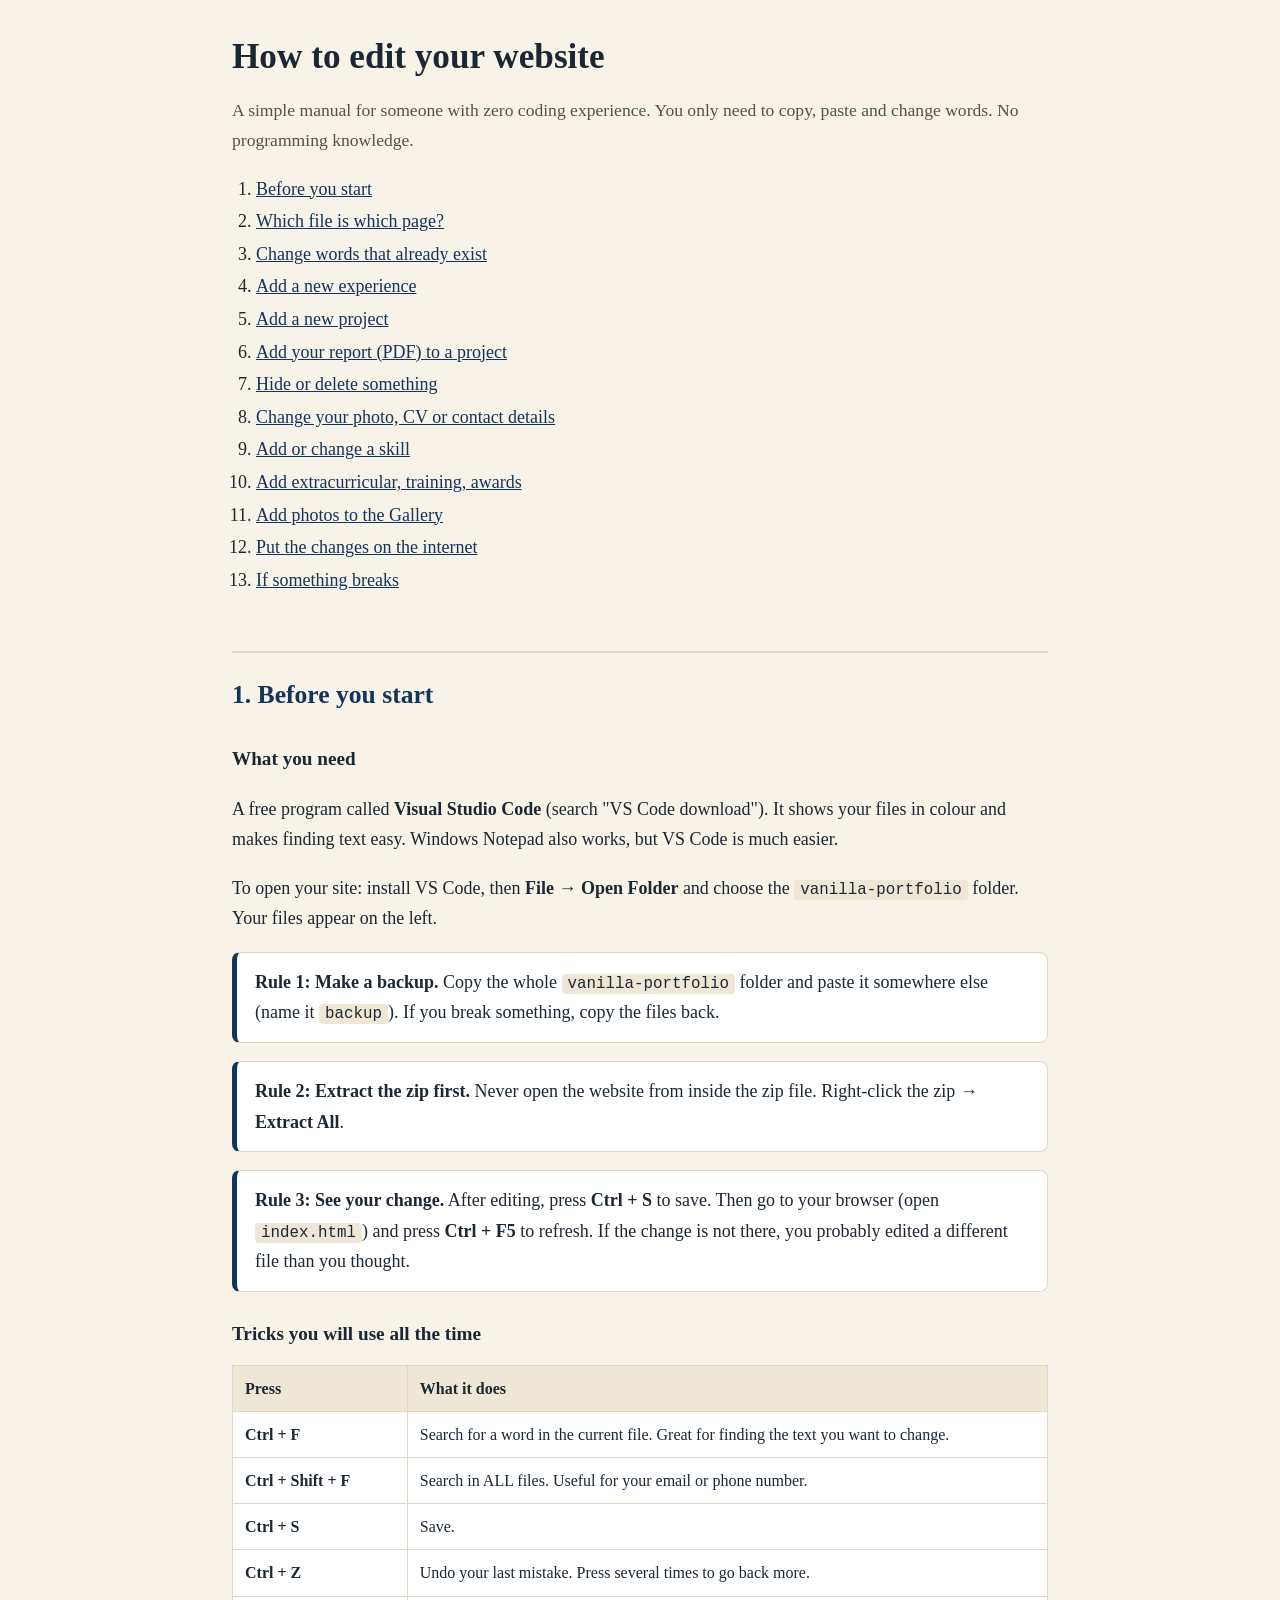
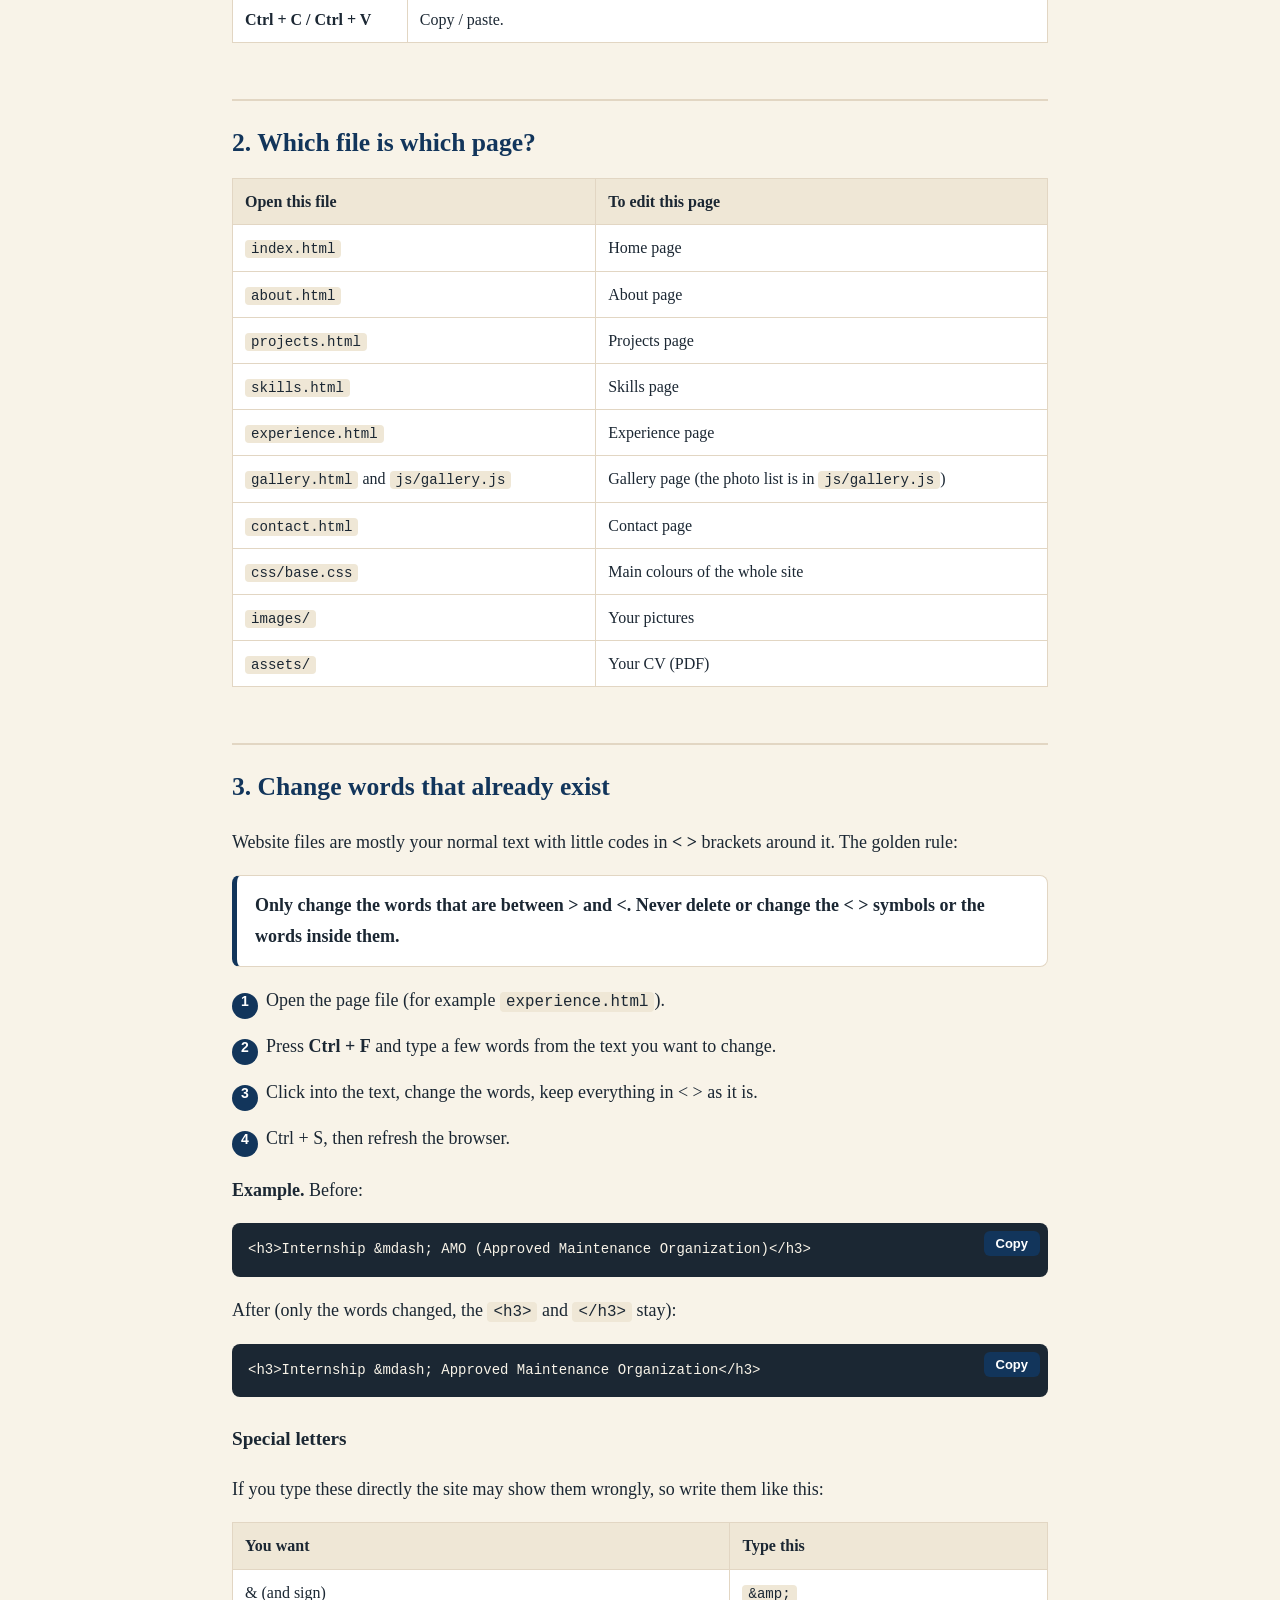
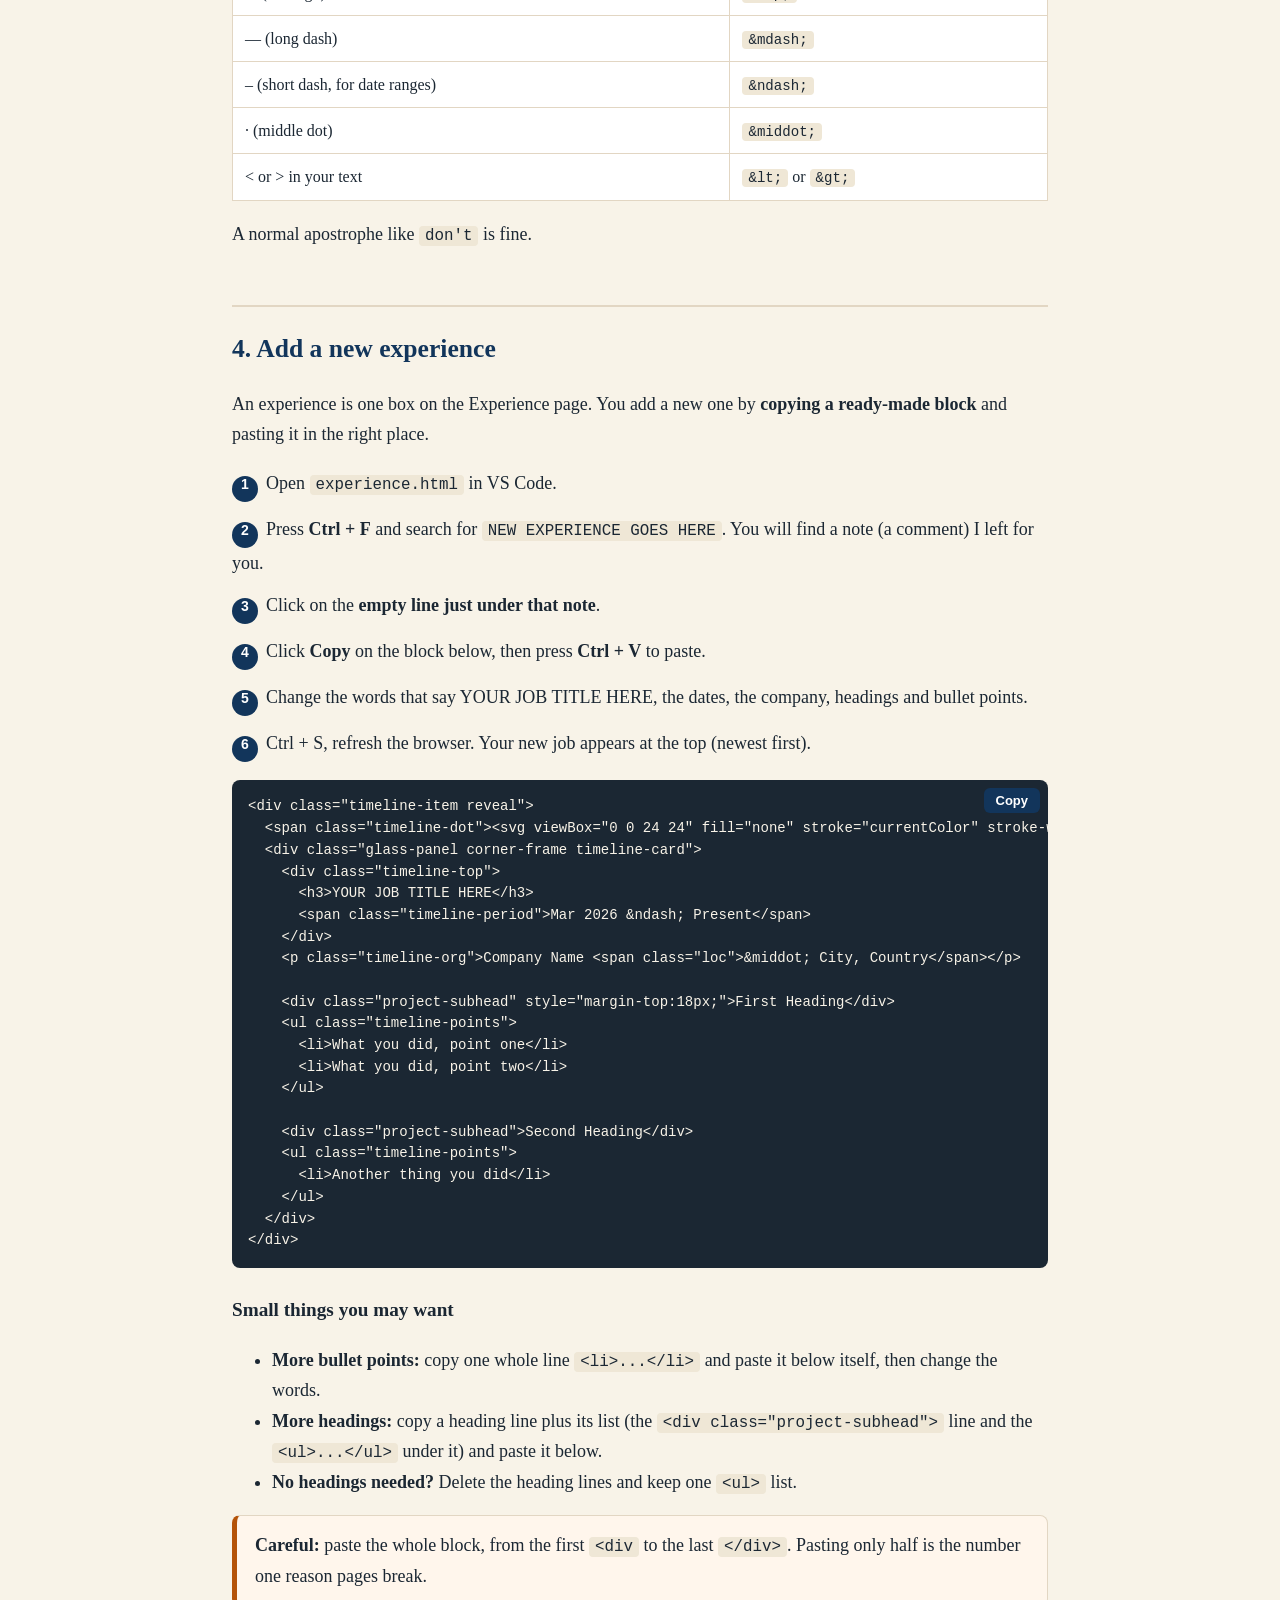
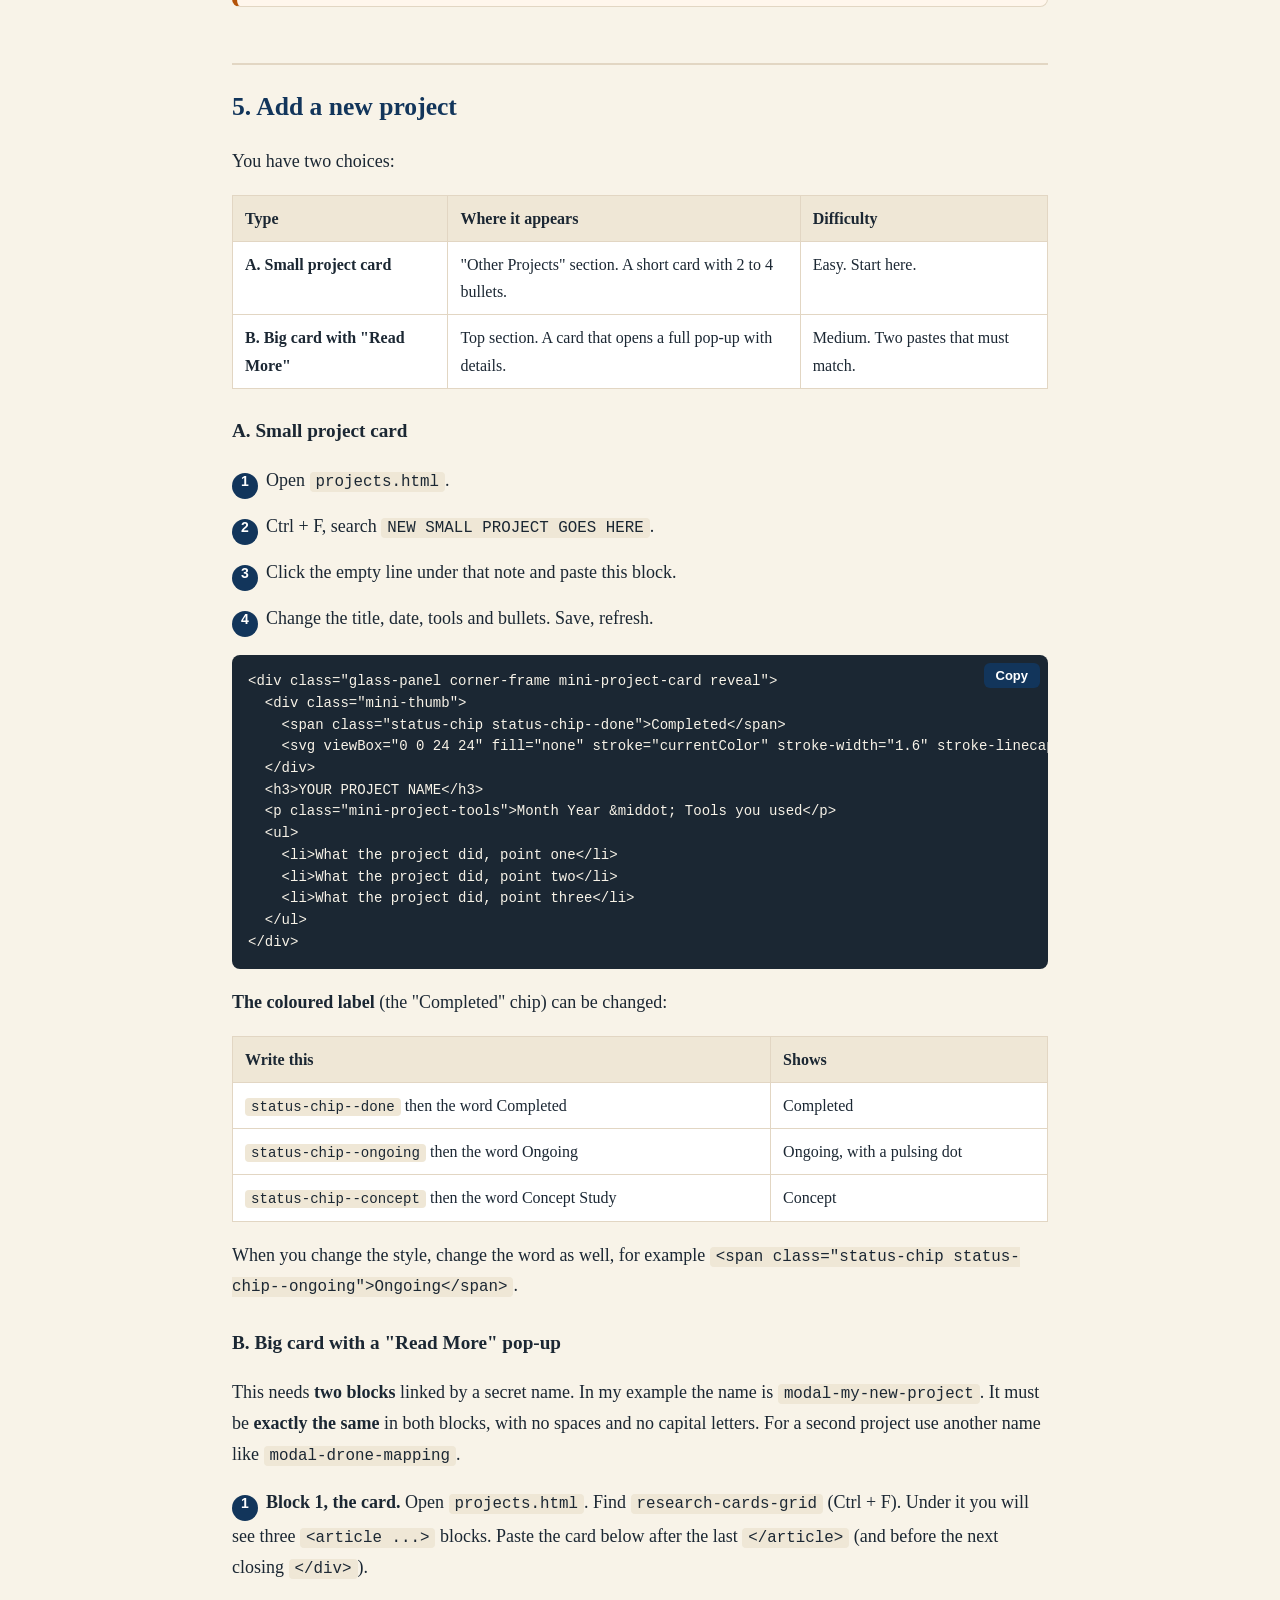
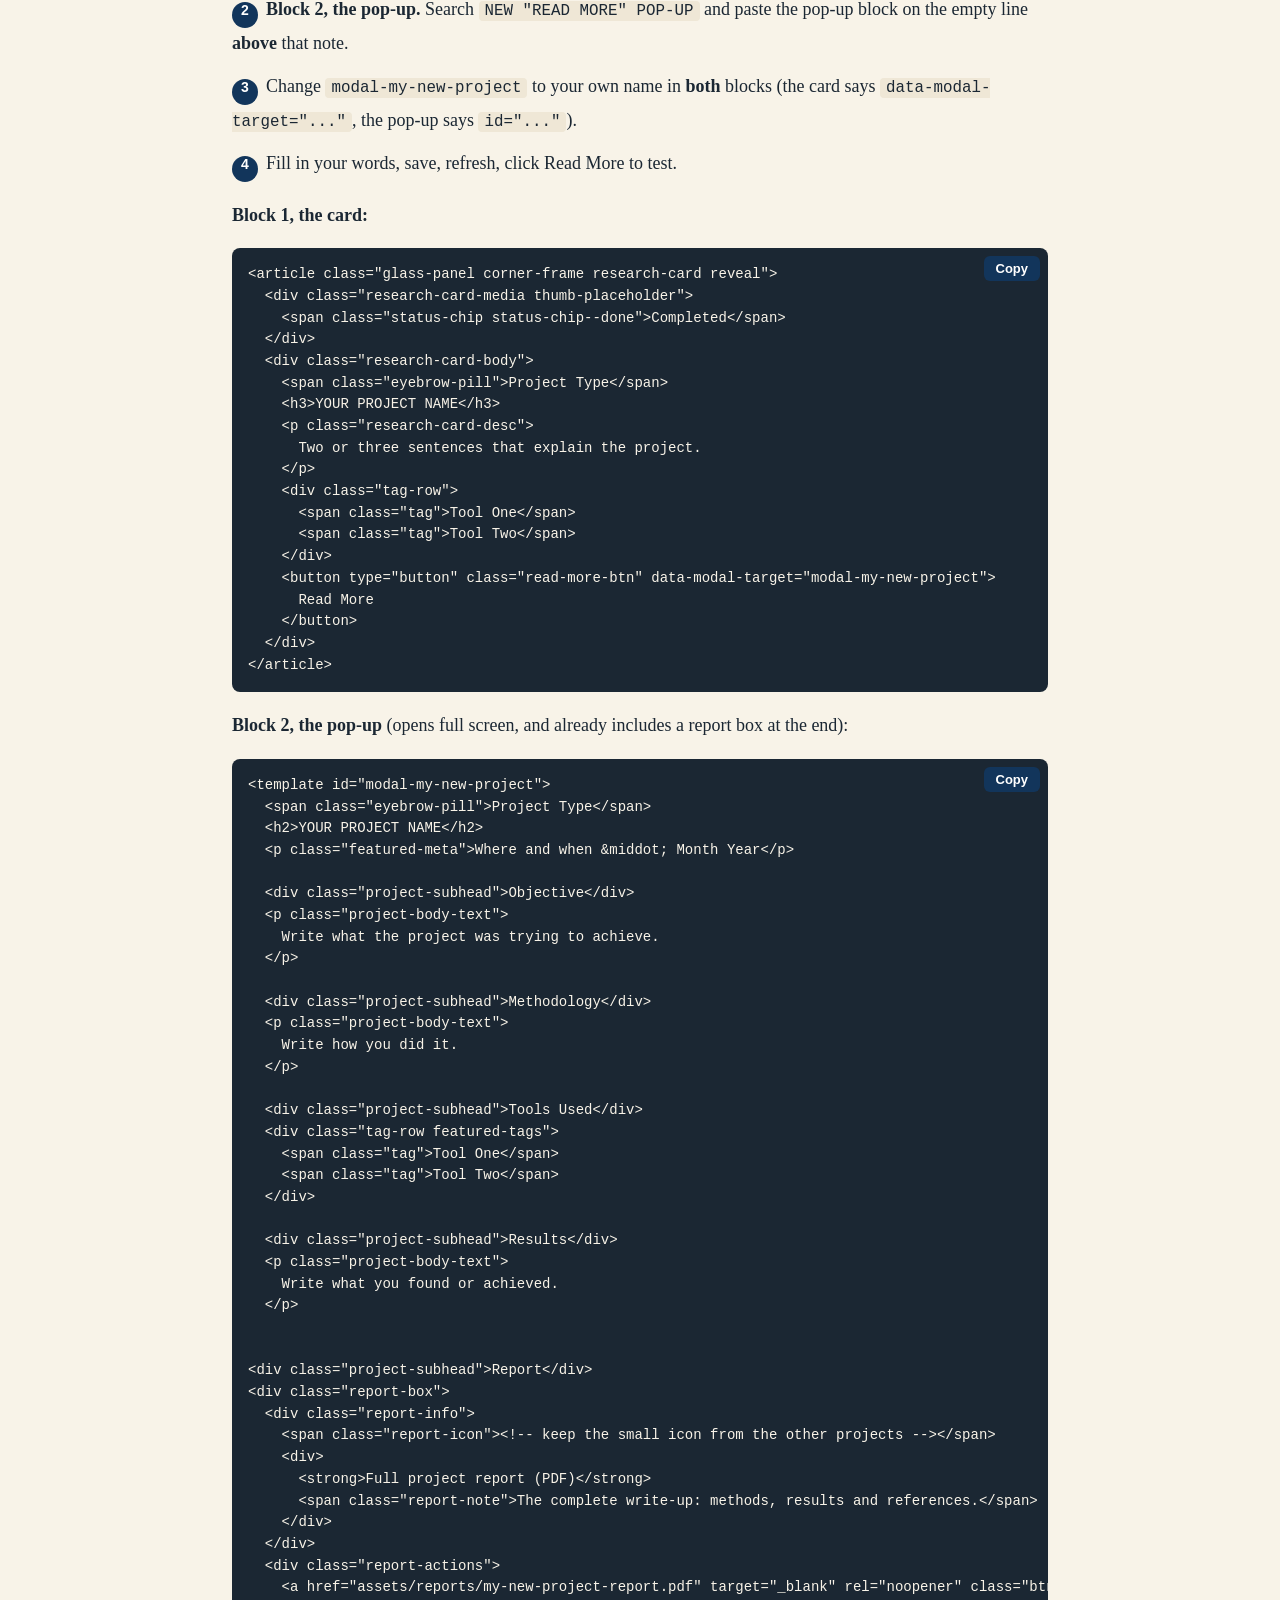
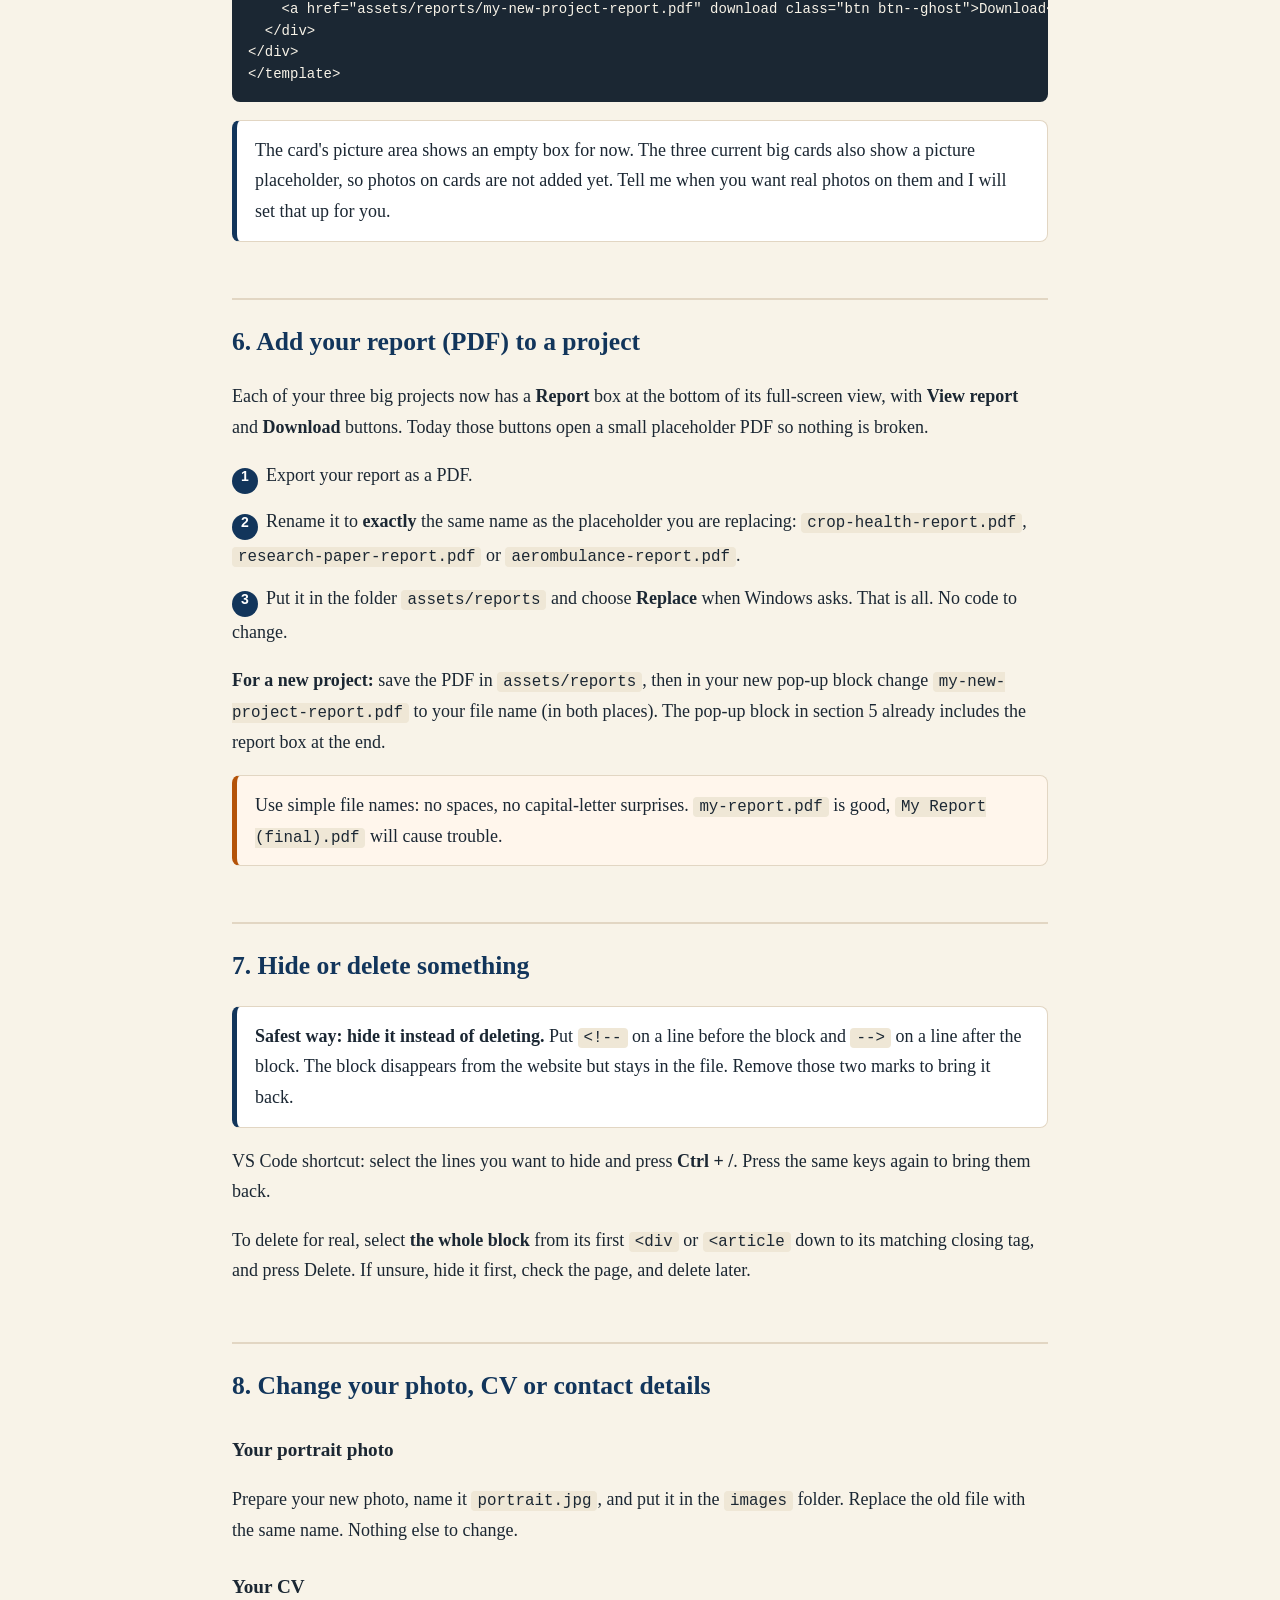
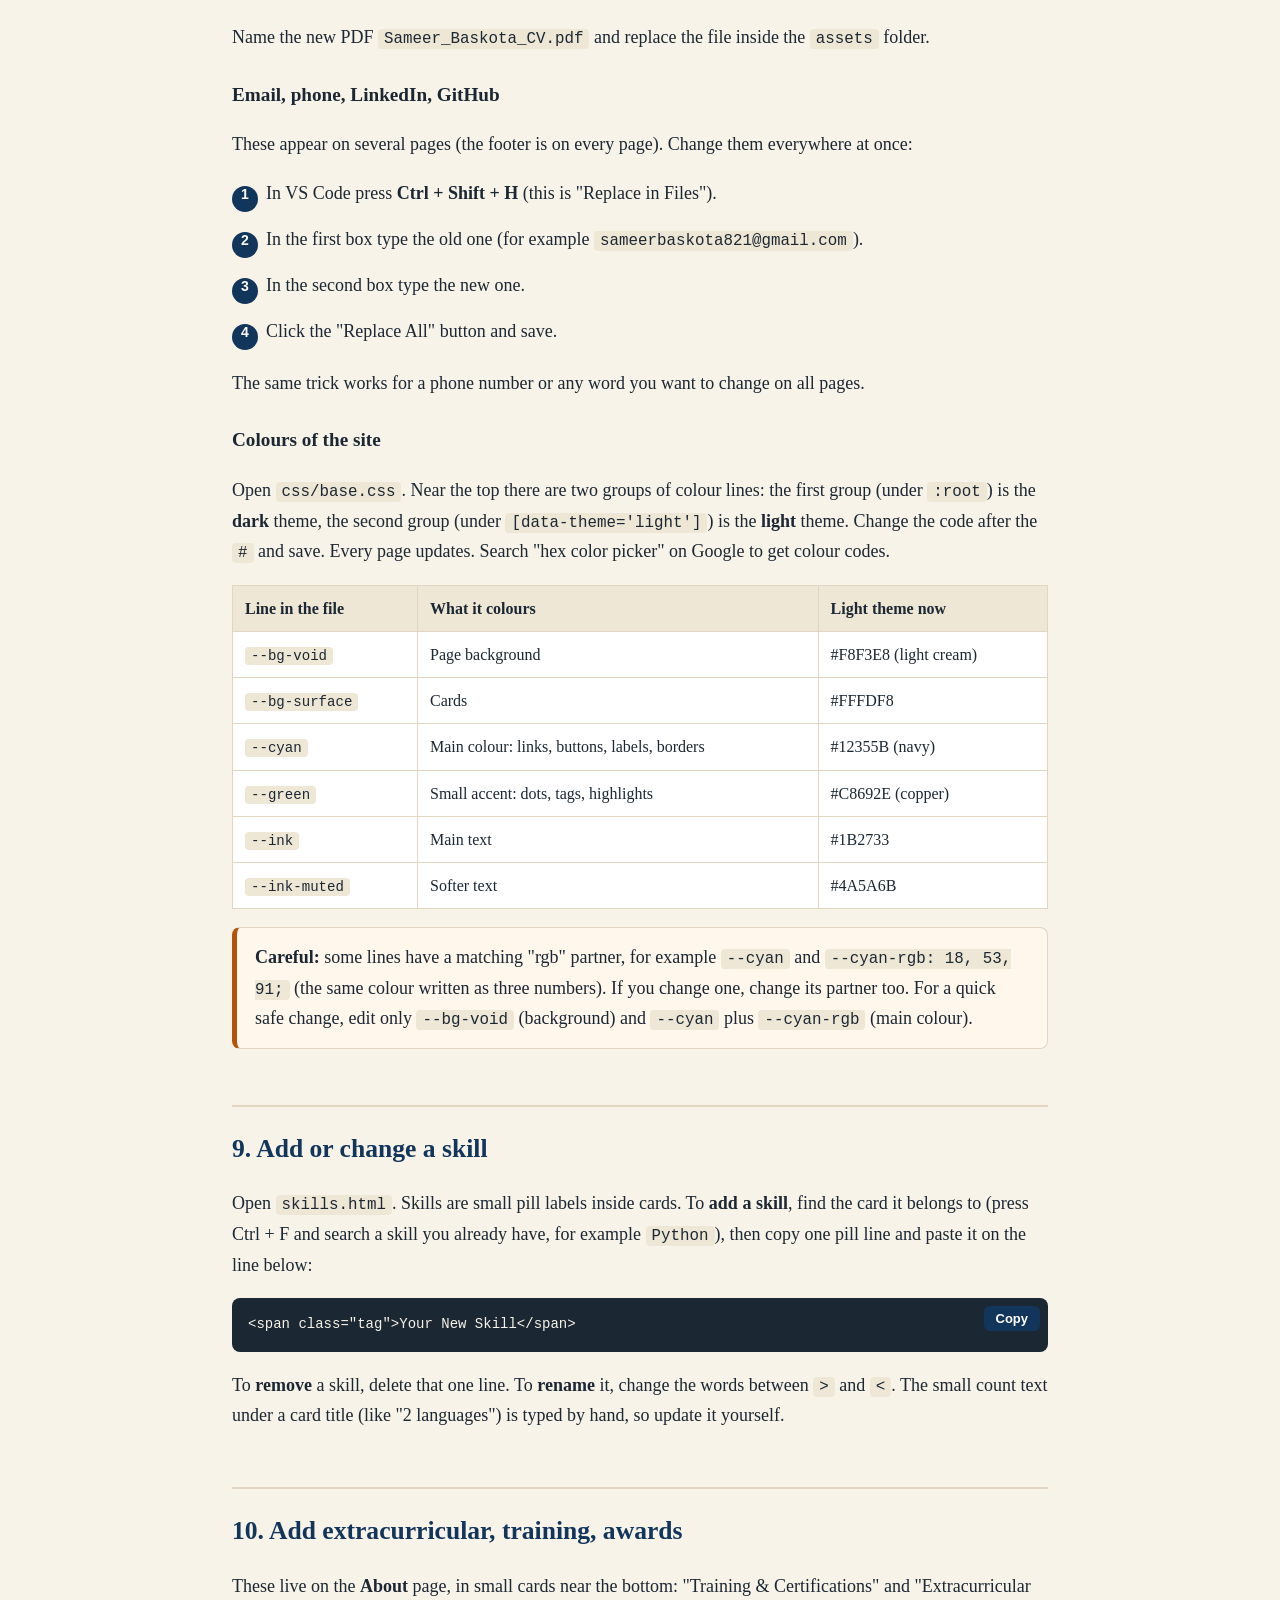
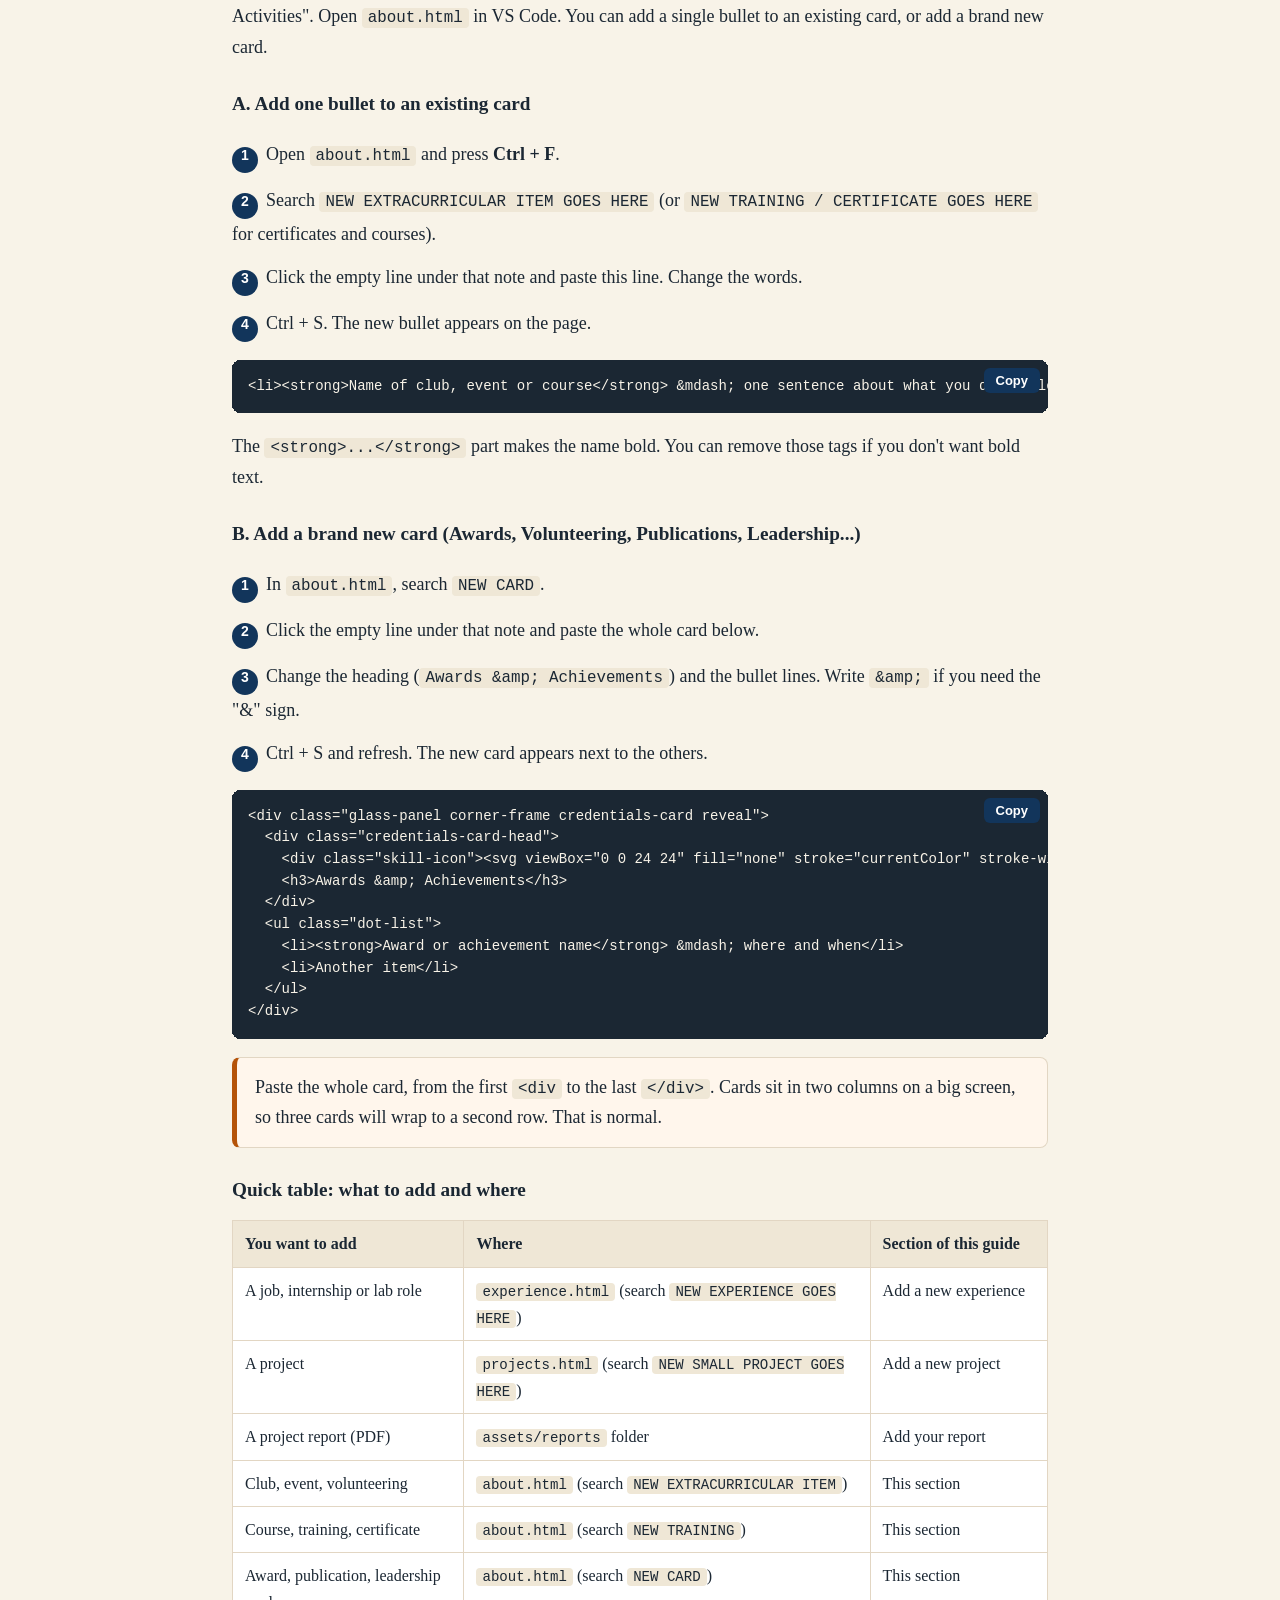
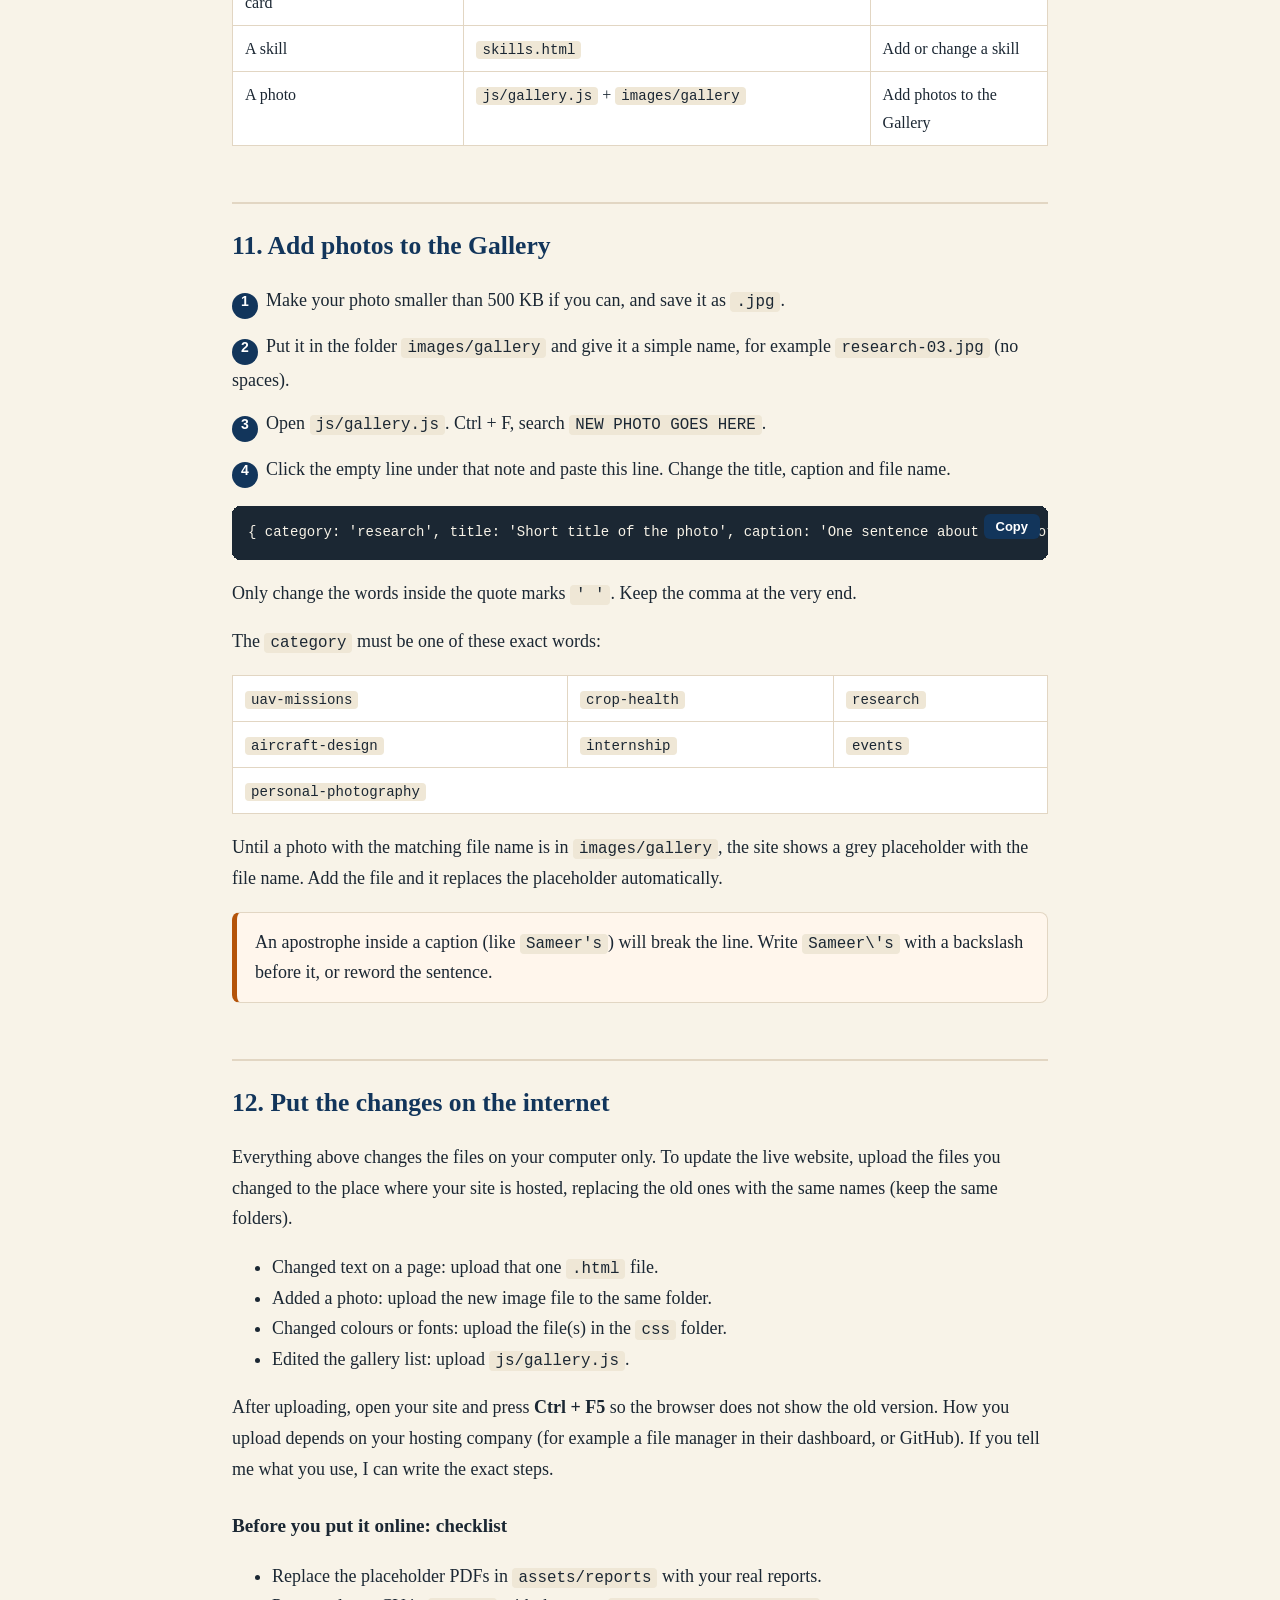
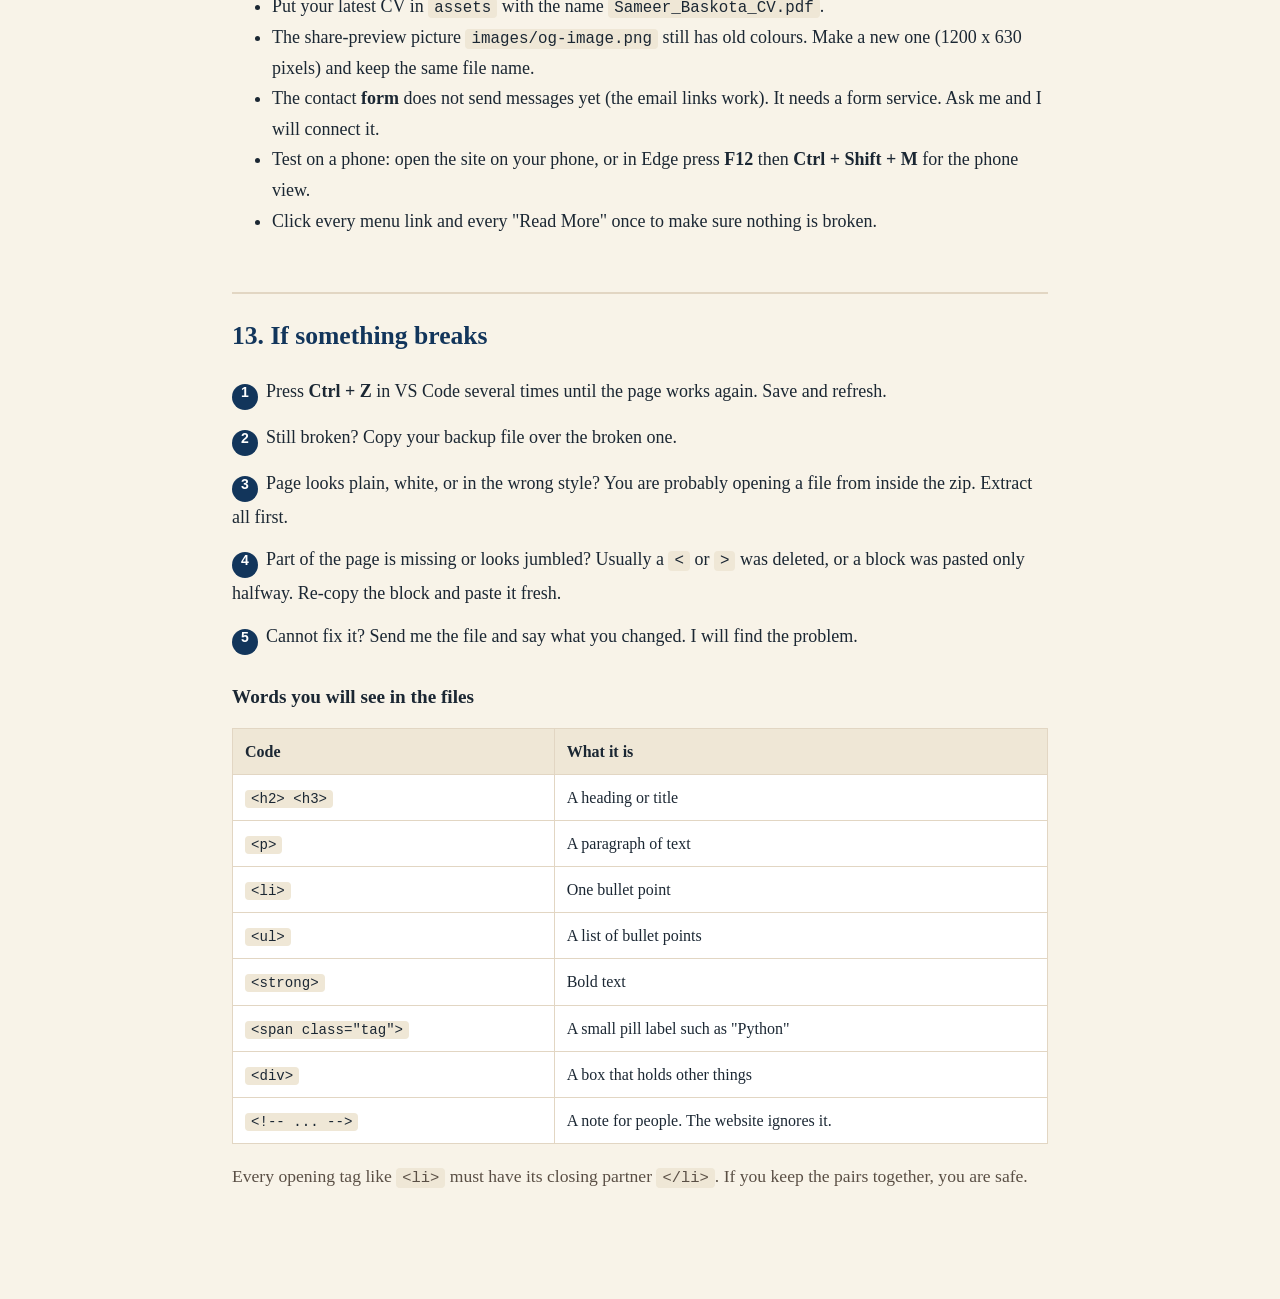
<file: EDIT-GUIDE.html>
<!DOCTYPE html>
<html lang="en"><head><meta charset="utf-8">
<meta name="viewport" content="width=device-width, initial-scale=1">
<title>How to edit your website — simple guide</title>
<style>
:root{--bg:#F8F3E8;--ink:#1B2733;--muted:#5A4F45;--acc:#12355B;--card:#fff;--line:#E2D6C3}
*{box-sizing:border-box}
body{margin:0;background:var(--bg);color:var(--ink);font:18px/1.7 Georgia,'Times New Roman',serif}
.wrap{max-width:860px;margin:0 auto;padding:36px 22px 90px}
h1{font-size:2.2rem;line-height:1.2;margin:0 0 8px}
h2{font-size:1.6rem;margin:56px 0 8px;padding-top:20px;border-top:2px solid var(--line);color:var(--acc)}
h3{font-size:1.2rem;margin:26px 0 6px}
p,li{color:var(--ink)}
.lede{color:var(--muted);font-size:1.1rem}
.box{background:var(--card);border:1px solid var(--line);border-left:5px solid var(--acc);border-radius:8px;padding:14px 18px;margin:18px 0}
.warn{border-left-color:#B45309;background:#FFF6EC}
.code{position:relative;margin:14px 0}
.code pre{margin:0;background:#1B2733;color:#F8F3E8;border-radius:8px;padding:16px;overflow:auto;font:14px/1.55 Consolas,'Courier New',monospace;white-space:pre}
.copy{position:absolute;top:8px;right:8px;background:var(--acc);color:#fff;border:0;border-radius:6px;padding:5px 12px;font:600 13px Arial,sans-serif;cursor:pointer}
code{background:#EFE7D6;padding:1px 6px;border-radius:4px;font:0.88em Consolas,monospace}
table{border-collapse:collapse;width:100%;background:var(--card);margin:14px 0}
td,th{border:1px solid var(--line);padding:9px 12px;text-align:left;vertical-align:top;font-size:16px}
th{background:#EFE7D6}
.toc a{color:var(--acc)}
.toc li{margin:2px 0}
.step{counter-increment:s}
.step::before{content:counter(s);display:inline-block;width:26px;height:26px;line-height:26px;text-align:center;background:var(--acc);color:#fff;border-radius:50%;font:700 14px Arial;margin-right:8px}
ol.steps{list-style:none;padding-left:0;counter-reset:s}
ol.steps li{margin:12px 0}
</style></head><body><div class="wrap">

<h1>How to edit your website</h1>
<p class="lede">A simple manual for someone with zero coding experience. You only need to copy, paste and change words. No programming knowledge.</p>

<ol class="toc" style="padding-left:24px">
<li><a href="#s0">Before you start</a></li>
<li><a href="#s1">Which file is which page?</a></li>
<li><a href="#s2">Change words that already exist</a></li>
<li><a href="#s3">Add a new experience</a></li>
<li><a href="#s4">Add a new project</a></li>
<li><a href="#s5b">Add your report (PDF) to a project</a></li>
<li><a href="#s5">Hide or delete something</a></li>
<li><a href="#s6">Change your photo, CV or contact details</a></li>
<li><a href="#sk">Add or change a skill</a></li>
<li><a href="#xc">Add extracurricular, training, awards</a></li>
<li><a href="#s7">Add photos to the Gallery</a></li>
<li><a href="#s8">Put the changes on the internet</a></li>
<li><a href="#s9">If something breaks</a></li>
</ol>

<h2 id="s0">1. Before you start</h2>
<h3>What you need</h3>
<p>A free program called <b>Visual Studio Code</b> (search "VS Code download"). It shows your files in colour and makes finding text easy. Windows Notepad also works, but VS Code is much easier.</p>
<p>To open your site: install VS Code, then <b>File &rarr; Open Folder</b> and choose the <code>vanilla-portfolio</code> folder. Your files appear on the left.</p>

<div class="box"><b>Rule 1: Make a backup.</b> Copy the whole <code>vanilla-portfolio</code> folder and paste it somewhere else (name it <code>backup</code>). If you break something, copy the files back.</div>
<div class="box"><b>Rule 2: Extract the zip first.</b> Never open the website from inside the zip file. Right-click the zip &rarr; <b>Extract All</b>.</div>
<div class="box"><b>Rule 3: See your change.</b> After editing, press <b>Ctrl + S</b> to save. Then go to your browser (open <code>index.html</code>) and press <b>Ctrl + F5</b> to refresh. If the change is not there, you probably edited a different file than you thought.</div>

<h3>Tricks you will use all the time</h3>
<table>
<tr><th>Press</th><th>What it does</th></tr>
<tr><td><b>Ctrl + F</b></td><td>Search for a word in the current file. Great for finding the text you want to change.</td></tr>
<tr><td><b>Ctrl + Shift + F</b></td><td>Search in ALL files. Useful for your email or phone number.</td></tr>
<tr><td><b>Ctrl + S</b></td><td>Save.</td></tr>
<tr><td><b>Ctrl + Z</b></td><td>Undo your last mistake. Press several times to go back more.</td></tr>
<tr><td><b>Ctrl + C / Ctrl + V</b></td><td>Copy / paste.</td></tr>
</table>

<h2 id="s1">2. Which file is which page?</h2>
<table>
<tr><th>Open this file</th><th>To edit this page</th></tr>
<tr><td><code>index.html</code></td><td>Home page</td></tr>
<tr><td><code>about.html</code></td><td>About page</td></tr>
<tr><td><code>projects.html</code></td><td>Projects page</td></tr>
<tr><td><code>skills.html</code></td><td>Skills page</td></tr>
<tr><td><code>experience.html</code></td><td>Experience page</td></tr>
<tr><td><code>gallery.html</code> and <code>js/gallery.js</code></td><td>Gallery page (the photo list is in <code>js/gallery.js</code>)</td></tr>
<tr><td><code>contact.html</code></td><td>Contact page</td></tr>
<tr><td><code>css/base.css</code></td><td>Main colours of the whole site</td></tr>
<tr><td><code>images/</code></td><td>Your pictures</td></tr>
<tr><td><code>assets/</code></td><td>Your CV (PDF)</td></tr>
</table>

<h2 id="s2">3. Change words that already exist</h2>
<p>Website files are mostly your normal text with little codes in <b>&lt; &gt;</b> brackets around it. The golden rule:</p>
<div class="box"><b>Only change the words that are between &gt; and &lt;. Never delete or change the &lt; &gt; symbols or the words inside them.</b></div>
<ol class="steps">
<li class="step">Open the page file (for example <code>experience.html</code>).</li>
<li class="step">Press <b>Ctrl + F</b> and type a few words from the text you want to change.</li>
<li class="step">Click into the text, change the words, keep everything in &lt; &gt; as it is.</li>
<li class="step">Ctrl + S, then refresh the browser.</li>
</ol>
<p><b>Example.</b> Before:</p>
<div class="code"><button class="copy" type="button">Copy</button><pre>&lt;h3&gt;Internship &amp;mdash; AMO (Approved Maintenance Organization)&lt;/h3&gt;</pre></div>
<p>After (only the words changed, the <code>&lt;h3&gt;</code> and <code>&lt;/h3&gt;</code> stay):</p>
<div class="code"><button class="copy" type="button">Copy</button><pre>&lt;h3&gt;Internship &amp;mdash; Approved Maintenance Organization&lt;/h3&gt;</pre></div>

<h3>Special letters</h3>
<p>If you type these directly the site may show them wrongly, so write them like this:</p>
<table>
<tr><th>You want</th><th>Type this</th></tr>
<tr><td>&amp; (and sign)</td><td><code>&amp;amp;</code></td></tr>
<tr><td>&mdash; (long dash)</td><td><code>&amp;mdash;</code></td></tr>
<tr><td>&ndash; (short dash, for date ranges)</td><td><code>&amp;ndash;</code></td></tr>
<tr><td>&middot; (middle dot)</td><td><code>&amp;middot;</code></td></tr>
<tr><td>&lt; or &gt; in your text</td><td><code>&amp;lt;</code> or <code>&amp;gt;</code></td></tr>
</table>
<p>A normal apostrophe like <code>don't</code> is fine.</p>

<h2 id="s3">4. Add a new experience</h2>
<p>An experience is one box on the Experience page. You add a new one by <b>copying a ready-made block</b> and pasting it in the right place.</p>
<ol class="steps">
<li class="step">Open <code>experience.html</code> in VS Code.</li>
<li class="step">Press <b>Ctrl + F</b> and search for <code>NEW EXPERIENCE GOES HERE</code>. You will find a note (a comment) I left for you.</li>
<li class="step">Click on the <b>empty line just under that note</b>.</li>
<li class="step">Click <b>Copy</b> on the block below, then press <b>Ctrl + V</b> to paste.</li>
<li class="step">Change the words that say YOUR JOB TITLE HERE, the dates, the company, headings and bullet points.</li>
<li class="step">Ctrl + S, refresh the browser. Your new job appears at the top (newest first).</li>
</ol>
<div class="code"><button class="copy" type="button">Copy</button><pre>&lt;div class=&quot;timeline-item reveal&quot;&gt;
  &lt;span class=&quot;timeline-dot&quot;&gt;&lt;svg viewBox=&quot;0 0 24 24&quot; fill=&quot;none&quot; stroke=&quot;currentColor&quot; stroke-width=&quot;1.75&quot; stroke-linecap=&quot;round&quot; stroke-linejoin=&quot;round&quot; aria-hidden=&quot;true&quot;&gt;&lt;rect x=&quot;3&quot; y=&quot;7&quot; width=&quot;18&quot; height=&quot;13&quot; rx=&quot;2&quot;/&gt;&lt;path d=&quot;M8 7V5a2 2 0 0 1 2-2h4a2 2 0 0 1 2 2v2&quot;/&gt;&lt;line x1=&quot;3&quot; y1=&quot;13&quot; x2=&quot;21&quot; y2=&quot;13&quot;/&gt;&lt;/svg&gt;&lt;/span&gt;
  &lt;div class=&quot;glass-panel corner-frame timeline-card&quot;&gt;
    &lt;div class=&quot;timeline-top&quot;&gt;
      &lt;h3&gt;YOUR JOB TITLE HERE&lt;/h3&gt;
      &lt;span class=&quot;timeline-period&quot;&gt;Mar 2026 &amp;ndash; Present&lt;/span&gt;
    &lt;/div&gt;
    &lt;p class=&quot;timeline-org&quot;&gt;Company Name &lt;span class=&quot;loc&quot;&gt;&amp;middot; City, Country&lt;/span&gt;&lt;/p&gt;

    &lt;div class=&quot;project-subhead&quot; style=&quot;margin-top:18px;&quot;&gt;First Heading&lt;/div&gt;
    &lt;ul class=&quot;timeline-points&quot;&gt;
      &lt;li&gt;What you did, point one&lt;/li&gt;
      &lt;li&gt;What you did, point two&lt;/li&gt;
    &lt;/ul&gt;

    &lt;div class=&quot;project-subhead&quot;&gt;Second Heading&lt;/div&gt;
    &lt;ul class=&quot;timeline-points&quot;&gt;
      &lt;li&gt;Another thing you did&lt;/li&gt;
    &lt;/ul&gt;
  &lt;/div&gt;
&lt;/div&gt;</pre></div>
<h3>Small things you may want</h3>
<ul>
<li><b>More bullet points:</b> copy one whole line <code>&lt;li&gt;...&lt;/li&gt;</code> and paste it below itself, then change the words.</li>
<li><b>More headings:</b> copy a heading line plus its list (the <code>&lt;div class="project-subhead"&gt;</code> line and the <code>&lt;ul&gt;...&lt;/ul&gt;</code> under it) and paste it below.</li>
<li><b>No headings needed?</b> Delete the heading lines and keep one <code>&lt;ul&gt;</code> list.</li>
</ul>
<div class="box warn"><b>Careful:</b> paste the whole block, from the first <code>&lt;div</code> to the last <code>&lt;/div&gt;</code>. Pasting only half is the number one reason pages break.</div>

<h2 id="s4">5. Add a new project</h2>
<p>You have two choices:</p>
<table>
<tr><th>Type</th><th>Where it appears</th><th>Difficulty</th></tr>
<tr><td><b>A. Small project card</b></td><td>"Other Projects" section. A short card with 2 to 4 bullets.</td><td>Easy. Start here.</td></tr>
<tr><td><b>B. Big card with "Read More"</b></td><td>Top section. A card that opens a full pop-up with details.</td><td>Medium. Two pastes that must match.</td></tr>
</table>

<h3>A. Small project card</h3>
<ol class="steps">
<li class="step">Open <code>projects.html</code>.</li>
<li class="step">Ctrl + F, search <code>NEW SMALL PROJECT GOES HERE</code>.</li>
<li class="step">Click the empty line under that note and paste this block.</li>
<li class="step">Change the title, date, tools and bullets. Save, refresh.</li>
</ol>
<div class="code"><button class="copy" type="button">Copy</button><pre>&lt;div class=&quot;glass-panel corner-frame mini-project-card reveal&quot;&gt;
  &lt;div class=&quot;mini-thumb&quot;&gt;
    &lt;span class=&quot;status-chip status-chip--done&quot;&gt;Completed&lt;/span&gt;
    &lt;svg viewBox=&quot;0 0 24 24&quot; fill=&quot;none&quot; stroke=&quot;currentColor&quot; stroke-width=&quot;1.6&quot; stroke-linecap=&quot;round&quot; stroke-linejoin=&quot;round&quot; aria-hidden=&quot;true&quot;&gt;&lt;rect x=&quot;2&quot; y=&quot;7&quot; width=&quot;20&quot; height=&quot;14&quot; rx=&quot;2&quot;/&gt;&lt;circle cx=&quot;12&quot; cy=&quot;14&quot; r=&quot;3.5&quot;/&gt;&lt;/svg&gt;
  &lt;/div&gt;
  &lt;h3&gt;YOUR PROJECT NAME&lt;/h3&gt;
  &lt;p class=&quot;mini-project-tools&quot;&gt;Month Year &amp;middot; Tools you used&lt;/p&gt;
  &lt;ul&gt;
    &lt;li&gt;What the project did, point one&lt;/li&gt;
    &lt;li&gt;What the project did, point two&lt;/li&gt;
    &lt;li&gt;What the project did, point three&lt;/li&gt;
  &lt;/ul&gt;
&lt;/div&gt;</pre></div>
<p><b>The coloured label</b> (the "Completed" chip) can be changed:</p>
<table>
<tr><th>Write this</th><th>Shows</th></tr>
<tr><td><code>status-chip--done</code> then the word Completed</td><td>Completed</td></tr>
<tr><td><code>status-chip--ongoing</code> then the word Ongoing</td><td>Ongoing, with a pulsing dot</td></tr>
<tr><td><code>status-chip--concept</code> then the word Concept Study</td><td>Concept</td></tr>
</table>
<p>When you change the style, change the word as well, for example <code>&lt;span class="status-chip status-chip--ongoing"&gt;Ongoing&lt;/span&gt;</code>.</p>

<h3>B. Big card with a "Read More" pop-up</h3>
<p>This needs <b>two blocks</b> linked by a secret name. In my example the name is <code>modal-my-new-project</code>. It must be <b>exactly the same</b> in both blocks, with no spaces and no capital letters. For a second project use another name like <code>modal-drone-mapping</code>.</p>
<ol class="steps">
<li class="step"><b>Block 1, the card.</b> Open <code>projects.html</code>. Find <code>research-cards-grid</code> (Ctrl + F). Under it you will see three <code>&lt;article ...&gt;</code> blocks. Paste the card below after the last <code>&lt;/article&gt;</code> (and before the next closing <code>&lt;/div&gt;</code>).</li>
<li class="step"><b>Block 2, the pop-up.</b> Search <code>NEW "READ MORE" POP-UP</code> and paste the pop-up block on the empty line <b>above</b> that note.</li>
<li class="step">Change <code>modal-my-new-project</code> to your own name in <b>both</b> blocks (the card says <code>data-modal-target="..."</code>, the pop-up says <code>id="..."</code>).</li>
<li class="step">Fill in your words, save, refresh, click Read More to test.</li>
</ol>
<p><b>Block 1, the card:</b></p>
<div class="code"><button class="copy" type="button">Copy</button><pre>&lt;article class=&quot;glass-panel corner-frame research-card reveal&quot;&gt;
  &lt;div class=&quot;research-card-media thumb-placeholder&quot;&gt;
    &lt;span class=&quot;status-chip status-chip--done&quot;&gt;Completed&lt;/span&gt;
  &lt;/div&gt;
  &lt;div class=&quot;research-card-body&quot;&gt;
    &lt;span class=&quot;eyebrow-pill&quot;&gt;Project Type&lt;/span&gt;
    &lt;h3&gt;YOUR PROJECT NAME&lt;/h3&gt;
    &lt;p class=&quot;research-card-desc&quot;&gt;
      Two or three sentences that explain the project.
    &lt;/p&gt;
    &lt;div class=&quot;tag-row&quot;&gt;
      &lt;span class=&quot;tag&quot;&gt;Tool One&lt;/span&gt;
      &lt;span class=&quot;tag&quot;&gt;Tool Two&lt;/span&gt;
    &lt;/div&gt;
    &lt;button type=&quot;button&quot; class=&quot;read-more-btn&quot; data-modal-target=&quot;modal-my-new-project&quot;&gt;
      Read More
    &lt;/button&gt;
  &lt;/div&gt;
&lt;/article&gt;</pre></div>
<p><b>Block 2, the pop-up</b> (opens full screen, and already includes a report box at the end):</p>
<div class="code"><button class="copy" type="button">Copy</button><pre>&lt;template id=&quot;modal-my-new-project&quot;&gt;
  &lt;span class=&quot;eyebrow-pill&quot;&gt;Project Type&lt;/span&gt;
  &lt;h2&gt;YOUR PROJECT NAME&lt;/h2&gt;
  &lt;p class=&quot;featured-meta&quot;&gt;Where and when &amp;middot; Month Year&lt;/p&gt;

  &lt;div class=&quot;project-subhead&quot;&gt;Objective&lt;/div&gt;
  &lt;p class=&quot;project-body-text&quot;&gt;
    Write what the project was trying to achieve.
  &lt;/p&gt;

  &lt;div class=&quot;project-subhead&quot;&gt;Methodology&lt;/div&gt;
  &lt;p class=&quot;project-body-text&quot;&gt;
    Write how you did it.
  &lt;/p&gt;

  &lt;div class=&quot;project-subhead&quot;&gt;Tools Used&lt;/div&gt;
  &lt;div class=&quot;tag-row featured-tags&quot;&gt;
    &lt;span class=&quot;tag&quot;&gt;Tool One&lt;/span&gt;
    &lt;span class=&quot;tag&quot;&gt;Tool Two&lt;/span&gt;
  &lt;/div&gt;

  &lt;div class=&quot;project-subhead&quot;&gt;Results&lt;/div&gt;
  &lt;p class=&quot;project-body-text&quot;&gt;
    Write what you found or achieved.
  &lt;/p&gt;


&lt;div class=&quot;project-subhead&quot;&gt;Report&lt;/div&gt;
&lt;div class=&quot;report-box&quot;&gt;
  &lt;div class=&quot;report-info&quot;&gt;
    &lt;span class=&quot;report-icon&quot;&gt;&lt;!-- keep the small icon from the other projects --&gt;&lt;/span&gt;
    &lt;div&gt;
      &lt;strong&gt;Full project report (PDF)&lt;/strong&gt;
      &lt;span class=&quot;report-note&quot;&gt;The complete write-up: methods, results and references.&lt;/span&gt;
    &lt;/div&gt;
  &lt;/div&gt;
  &lt;div class=&quot;report-actions&quot;&gt;
    &lt;a href=&quot;assets/reports/my-new-project-report.pdf&quot; target=&quot;_blank&quot; rel=&quot;noopener&quot; class=&quot;btn btn--primary&quot;&gt;View report&lt;/a&gt;
    &lt;a href=&quot;assets/reports/my-new-project-report.pdf&quot; download class=&quot;btn btn--ghost&quot;&gt;Download&lt;/a&gt;
  &lt;/div&gt;
&lt;/div&gt;
&lt;/template&gt;</pre></div>
<div class="box">The card's picture area shows an empty box for now. The three current big cards also show a picture placeholder, so photos on cards are not added yet. Tell me when you want real photos on them and I will set that up for you.</div>

<h2 id="s5b">6. Add your report (PDF) to a project</h2>
<p>Each of your three big projects now has a <b>Report</b> box at the bottom of its full-screen view, with <b>View report</b> and <b>Download</b> buttons. Today those buttons open a small placeholder PDF so nothing is broken.</p>
<ol class="steps">
<li class="step">Export your report as a PDF.</li>
<li class="step">Rename it to <b>exactly</b> the same name as the placeholder you are replacing: <code>crop-health-report.pdf</code>, <code>research-paper-report.pdf</code> or <code>aerombulance-report.pdf</code>.</li>
<li class="step">Put it in the folder <code>assets/reports</code> and choose <b>Replace</b> when Windows asks. That is all. No code to change.</li>
</ol>
<p><b>For a new project:</b> save the PDF in <code>assets/reports</code>, then in your new pop-up block change <code>my-new-project-report.pdf</code> to your file name (in both places). The pop-up block in section 5 already includes the report box at the end.</p>
<div class="box warn">Use simple file names: no spaces, no capital-letter surprises. <code>my-report.pdf</code> is good, <code>My Report (final).pdf</code> will cause trouble.</div>

<h2 id="s5">7. Hide or delete something</h2>
<div class="box"><b>Safest way: hide it instead of deleting.</b> Put <code>&lt;!--</code> on a line before the block and <code>--&gt;</code> on a line after the block. The block disappears from the website but stays in the file. Remove those two marks to bring it back.</div>
<p>VS Code shortcut: select the lines you want to hide and press <b>Ctrl + /</b>. Press the same keys again to bring them back.</p>
<p>To delete for real, select <b>the whole block</b> from its first <code>&lt;div</code> or <code>&lt;article</code> down to its matching closing tag, and press Delete. If unsure, hide it first, check the page, and delete later.</p>

<h2 id="s6">8. Change your photo, CV or contact details</h2>
<h3>Your portrait photo</h3>
<p>Prepare your new photo, name it <code>portrait.jpg</code>, and put it in the <code>images</code> folder. Replace the old file with the same name. Nothing else to change.</p>
<h3>Your CV</h3>
<p>Name the new PDF <code>Sameer_Baskota_CV.pdf</code> and replace the file inside the <code>assets</code> folder.</p>
<h3>Email, phone, LinkedIn, GitHub</h3>
<p>These appear on several pages (the footer is on every page). Change them everywhere at once:</p>
<ol class="steps">
<li class="step">In VS Code press <b>Ctrl + Shift + H</b> (this is "Replace in Files").</li>
<li class="step">In the first box type the old one (for example <code>sameerbaskota821@gmail.com</code>).</li>
<li class="step">In the second box type the new one.</li>
<li class="step">Click the "Replace All" button and save.</li>
</ol>
<p>The same trick works for a phone number or any word you want to change on all pages.</p>

<h3>Colours of the site</h3>
<p>Open <code>css/base.css</code>. Near the top there are two groups of colour lines: the first group (under <code>:root</code>) is the <b>dark</b> theme, the second group (under <code>[data-theme='light']</code>) is the <b>light</b> theme. Change the code after the <code>#</code> and save. Every page updates. Search "hex color picker" on Google to get colour codes.</p>
<table>
<tr><th>Line in the file</th><th>What it colours</th><th>Light theme now</th></tr>
<tr><td><code>--bg-void</code></td><td>Page background</td><td>#F8F3E8 (light cream)</td></tr>
<tr><td><code>--bg-surface</code></td><td>Cards</td><td>#FFFDF8</td></tr>
<tr><td><code>--cyan</code></td><td>Main colour: links, buttons, labels, borders</td><td>#12355B (navy)</td></tr>
<tr><td><code>--green</code></td><td>Small accent: dots, tags, highlights</td><td>#C8692E (copper)</td></tr>
<tr><td><code>--ink</code></td><td>Main text</td><td>#1B2733</td></tr>
<tr><td><code>--ink-muted</code></td><td>Softer text</td><td>#4A5A6B</td></tr>
</table>
<div class="box warn"><b>Careful:</b> some lines have a matching "rgb" partner, for example <code>--cyan</code> and <code>--cyan-rgb: 18, 53, 91;</code> (the same colour written as three numbers). If you change one, change its partner too. For a quick safe change, edit only <code>--bg-void</code> (background) and <code>--cyan</code> plus <code>--cyan-rgb</code> (main colour).</div>

<h2 id="sk">9. Add or change a skill</h2>
<p>Open <code>skills.html</code>. Skills are small pill labels inside cards. To <b>add a skill</b>, find the card it belongs to (press Ctrl + F and search a skill you already have, for example <code>Python</code>), then copy one pill line and paste it on the line below:</p>
<div class="code"><button class="copy" type="button">Copy</button><pre>&lt;span class="tag"&gt;Your New Skill&lt;/span&gt;</pre></div>
<p>To <b>remove</b> a skill, delete that one line. To <b>rename</b> it, change the words between <code>&gt;</code> and <code>&lt;</code>. The small count text under a card title (like "2 languages") is typed by hand, so update it yourself.</p>

<h2 id="xc">10. Add extracurricular, training, awards</h2>
<p>These live on the <b>About</b> page, in small cards near the bottom: "Training &amp; Certifications" and "Extracurricular Activities". Open <code>about.html</code> in VS Code. You can add a single bullet to an existing card, or add a brand new card.</p>

<h3>A. Add one bullet to an existing card</h3>
<ol class="steps">
<li class="step">Open <code>about.html</code> and press <b>Ctrl + F</b>.</li>
<li class="step">Search <code>NEW EXTRACURRICULAR ITEM GOES HERE</code> (or <code>NEW TRAINING / CERTIFICATE GOES HERE</code> for certificates and courses).</li>
<li class="step">Click the empty line under that note and paste this line. Change the words.</li>
<li class="step">Ctrl + S. The new bullet appears on the page.</li>
</ol>
<div class="code"><button class="copy" type="button">Copy</button><pre>&lt;li&gt;&lt;strong&gt;Name of club, event or course&lt;/strong&gt; &amp;mdash; one sentence about what you did or learned&lt;/li&gt;</pre></div>
<p>The <code>&lt;strong&gt;...&lt;/strong&gt;</code> part makes the name bold. You can remove those tags if you don't want bold text.</p>

<h3>B. Add a brand new card (Awards, Volunteering, Publications, Leadership...)</h3>
<ol class="steps">
<li class="step">In <code>about.html</code>, search <code>NEW CARD</code>.</li>
<li class="step">Click the empty line under that note and paste the whole card below.</li>
<li class="step">Change the heading (<code>Awards &amp;amp; Achievements</code>) and the bullet lines. Write <code>&amp;amp;</code> if you need the "&amp;" sign.</li>
<li class="step">Ctrl + S and refresh. The new card appears next to the others.</li>
</ol>
<div class="code"><button class="copy" type="button">Copy</button><pre>&lt;div class=&quot;glass-panel corner-frame credentials-card reveal&quot;&gt;
  &lt;div class=&quot;credentials-card-head&quot;&gt;
    &lt;div class=&quot;skill-icon&quot;&gt;&lt;svg viewBox=&quot;0 0 24 24&quot; fill=&quot;none&quot; stroke=&quot;currentColor&quot; stroke-width=&quot;1.75&quot; stroke-linecap=&quot;round&quot; stroke-linejoin=&quot;round&quot; aria-hidden=&quot;true&quot;&gt;&lt;circle cx=&quot;12&quot; cy=&quot;8&quot; r=&quot;6&quot;/&gt;&lt;path d=&quot;M15.477 12.89 17 22l-5-3-5 3 1.523-9.11&quot;/&gt;&lt;/svg&gt;&lt;/div&gt;
    &lt;h3&gt;Awards &amp;amp; Achievements&lt;/h3&gt;
  &lt;/div&gt;
  &lt;ul class=&quot;dot-list&quot;&gt;
    &lt;li&gt;&lt;strong&gt;Award or achievement name&lt;/strong&gt; &amp;mdash; where and when&lt;/li&gt;
    &lt;li&gt;Another item&lt;/li&gt;
  &lt;/ul&gt;
&lt;/div&gt;</pre></div>
<div class="box warn">Paste the whole card, from the first <code>&lt;div</code> to the last <code>&lt;/div&gt;</code>. Cards sit in two columns on a big screen, so three cards will wrap to a second row. That is normal.</div>

<h3>Quick table: what to add and where</h3>
<table>
<tr><th>You want to add</th><th>Where</th><th>Section of this guide</th></tr>
<tr><td>A job, internship or lab role</td><td><code>experience.html</code> (search <code>NEW EXPERIENCE GOES HERE</code>)</td><td>Add a new experience</td></tr>
<tr><td>A project</td><td><code>projects.html</code> (search <code>NEW SMALL PROJECT GOES HERE</code>)</td><td>Add a new project</td></tr>
<tr><td>A project report (PDF)</td><td><code>assets/reports</code> folder</td><td>Add your report</td></tr>
<tr><td>Club, event, volunteering</td><td><code>about.html</code> (search <code>NEW EXTRACURRICULAR ITEM</code>)</td><td>This section</td></tr>
<tr><td>Course, training, certificate</td><td><code>about.html</code> (search <code>NEW TRAINING</code>)</td><td>This section</td></tr>
<tr><td>Award, publication, leadership card</td><td><code>about.html</code> (search <code>NEW CARD</code>)</td><td>This section</td></tr>
<tr><td>A skill</td><td><code>skills.html</code></td><td>Add or change a skill</td></tr>
<tr><td>A photo</td><td><code>js/gallery.js</code> + <code>images/gallery</code></td><td>Add photos to the Gallery</td></tr>
</table>

<h2 id="s7">11. Add photos to the Gallery</h2>
<ol class="steps">
<li class="step">Make your photo smaller than 500 KB if you can, and save it as <code>.jpg</code>.</li>
<li class="step">Put it in the folder <code>images/gallery</code> and give it a simple name, for example <code>research-03.jpg</code> (no spaces).</li>
<li class="step">Open <code>js/gallery.js</code>. Ctrl + F, search <code>NEW PHOTO GOES HERE</code>.</li>
<li class="step">Click the empty line under that note and paste this line. Change the title, caption and file name.</li>
</ol>
<div class="code"><button class="copy" type="button">Copy</button><pre>{ category: &#x27;research&#x27;, title: &#x27;Short title of the photo&#x27;, caption: &#x27;One sentence about the photo.&#x27;, file: &#x27;research-03.jpg&#x27; },</pre></div>
<p>Only change the words inside the quote marks <code>' '</code>. Keep the comma at the very end.</p>
<p>The <code>category</code> must be one of these exact words:</p>
<table>
<tr><td><code>uav-missions</code></td><td><code>crop-health</code></td><td><code>research</code></td></tr>
<tr><td><code>aircraft-design</code></td><td><code>internship</code></td><td><code>events</code></td></tr>
<tr><td colspan="3"><code>personal-photography</code></td></tr>
</table>
<p>Until a photo with the matching file name is in <code>images/gallery</code>, the site shows a grey placeholder with the file name. Add the file and it replaces the placeholder automatically.</p>
<div class="box warn">An apostrophe inside a caption (like <code>Sameer's</code>) will break the line. Write <code>Sameer\'s</code> with a backslash before it, or reword the sentence.</div>

<h2 id="s8">12. Put the changes on the internet</h2>
<p>Everything above changes the files on your computer only. To update the live website, upload the files you changed to the place where your site is hosted, replacing the old ones with the same names (keep the same folders).</p>
<ul>
<li>Changed text on a page: upload that one <code>.html</code> file.</li>
<li>Added a photo: upload the new image file to the same folder.</li>
<li>Changed colours or fonts: upload the file(s) in the <code>css</code> folder.</li>
<li>Edited the gallery list: upload <code>js/gallery.js</code>.</li>
</ul>
<p>After uploading, open your site and press <b>Ctrl + F5</b> so the browser does not show the old version. How you upload depends on your hosting company (for example a file manager in their dashboard, or GitHub). If you tell me what you use, I can write the exact steps.</p>

<h3>Before you put it online: checklist</h3>
<ul>
<li>Replace the placeholder PDFs in <code>assets/reports</code> with your real reports.</li>
<li>Put your latest CV in <code>assets</code> with the name <code>Sameer_Baskota_CV.pdf</code>.</li>
<li>The share-preview picture <code>images/og-image.png</code> still has old colours. Make a new one (1200 x 630 pixels) and keep the same file name.</li>
<li>The contact <b>form</b> does not send messages yet (the email links work). It needs a form service. Ask me and I will connect it.</li>
<li>Test on a phone: open the site on your phone, or in Edge press <b>F12</b> then <b>Ctrl + Shift + M</b> for the phone view.</li>
<li>Click every menu link and every "Read More" once to make sure nothing is broken.</li>
</ul>

<h2 id="s9">13. If something breaks</h2>
<ol class="steps">
<li class="step">Press <b>Ctrl + Z</b> in VS Code several times until the page works again. Save and refresh.</li>
<li class="step">Still broken? Copy your backup file over the broken one.</li>
<li class="step">Page looks plain, white, or in the wrong style? You are probably opening a file from inside the zip. Extract all first.</li>
<li class="step">Part of the page is missing or looks jumbled? Usually a <code>&lt;</code> or <code>&gt;</code> was deleted, or a block was pasted only halfway. Re-copy the block and paste it fresh.</li>
<li class="step">Cannot fix it? Send me the file and say what you changed. I will find the problem.</li>
</ol>

<h3>Words you will see in the files</h3>
<table>
<tr><th>Code</th><th>What it is</th></tr>
<tr><td><code>&lt;h2&gt; &lt;h3&gt;</code></td><td>A heading or title</td></tr>
<tr><td><code>&lt;p&gt;</code></td><td>A paragraph of text</td></tr>
<tr><td><code>&lt;li&gt;</code></td><td>One bullet point</td></tr>
<tr><td><code>&lt;ul&gt;</code></td><td>A list of bullet points</td></tr>
<tr><td><code>&lt;strong&gt;</code></td><td>Bold text</td></tr>
<tr><td><code>&lt;span class="tag"&gt;</code></td><td>A small pill label such as "Python"</td></tr>
<tr><td><code>&lt;div&gt;</code></td><td>A box that holds other things</td></tr>
<tr><td><code>&lt;!-- ... --&gt;</code></td><td>A note for people. The website ignores it.</td></tr>
</table>
<p class="lede">Every opening tag like <code>&lt;li&gt;</code> must have its closing partner <code>&lt;/li&gt;</code>. If you keep the pairs together, you are safe.</p>

</div>
<script>
document.querySelectorAll('.copy').forEach(function(b){
  b.addEventListener('click',function(){
    var t=b.parentNode.querySelector('pre').innerText;
    var done=function(){b.textContent='Copied';setTimeout(function(){b.textContent='Copy'},1500)};
    if(navigator.clipboard&&navigator.clipboard.writeText){navigator.clipboard.writeText(t).then(done,function(){})}
    else{var r=document.createRange();r.selectNodeContents(b.parentNode.querySelector('pre'));var s=getSelection();s.removeAllRanges();s.addRange(r);document.execCommand('copy');done()}
  });
});
</script>
</body></html>
</file>
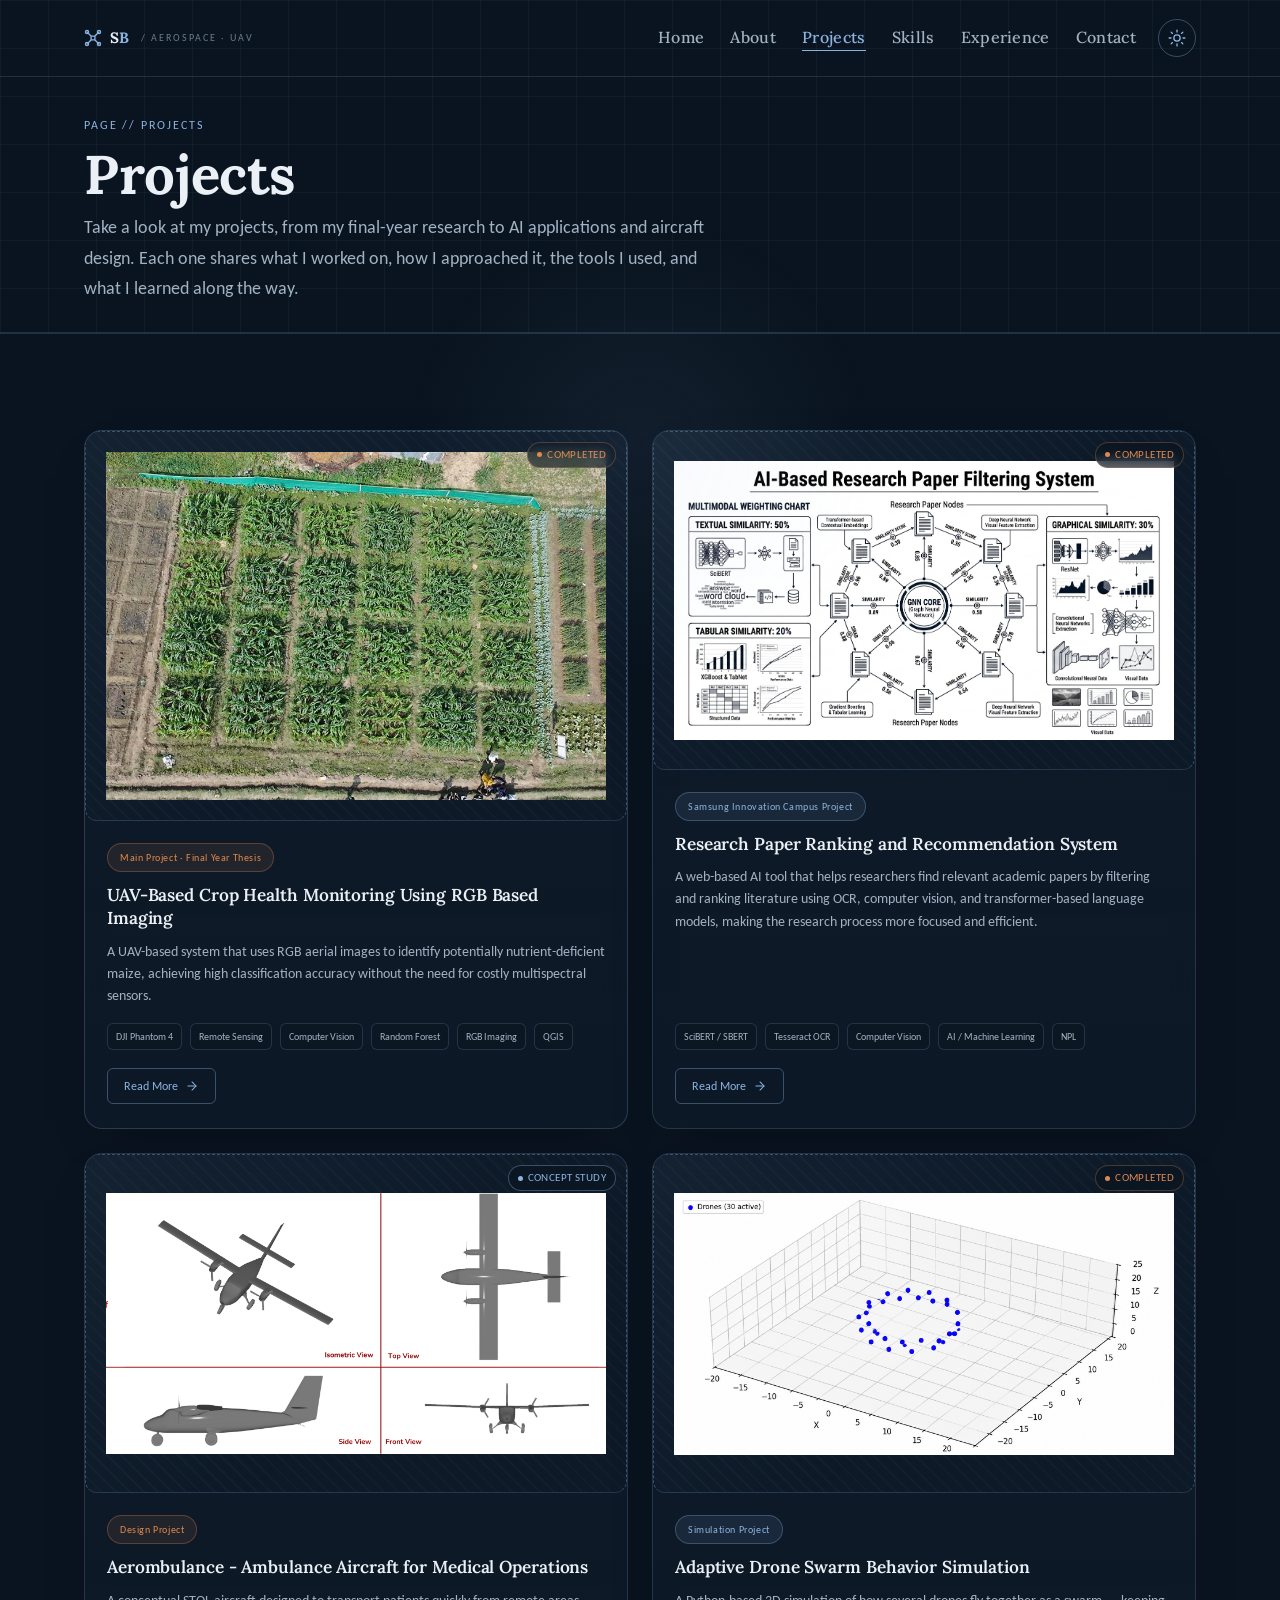
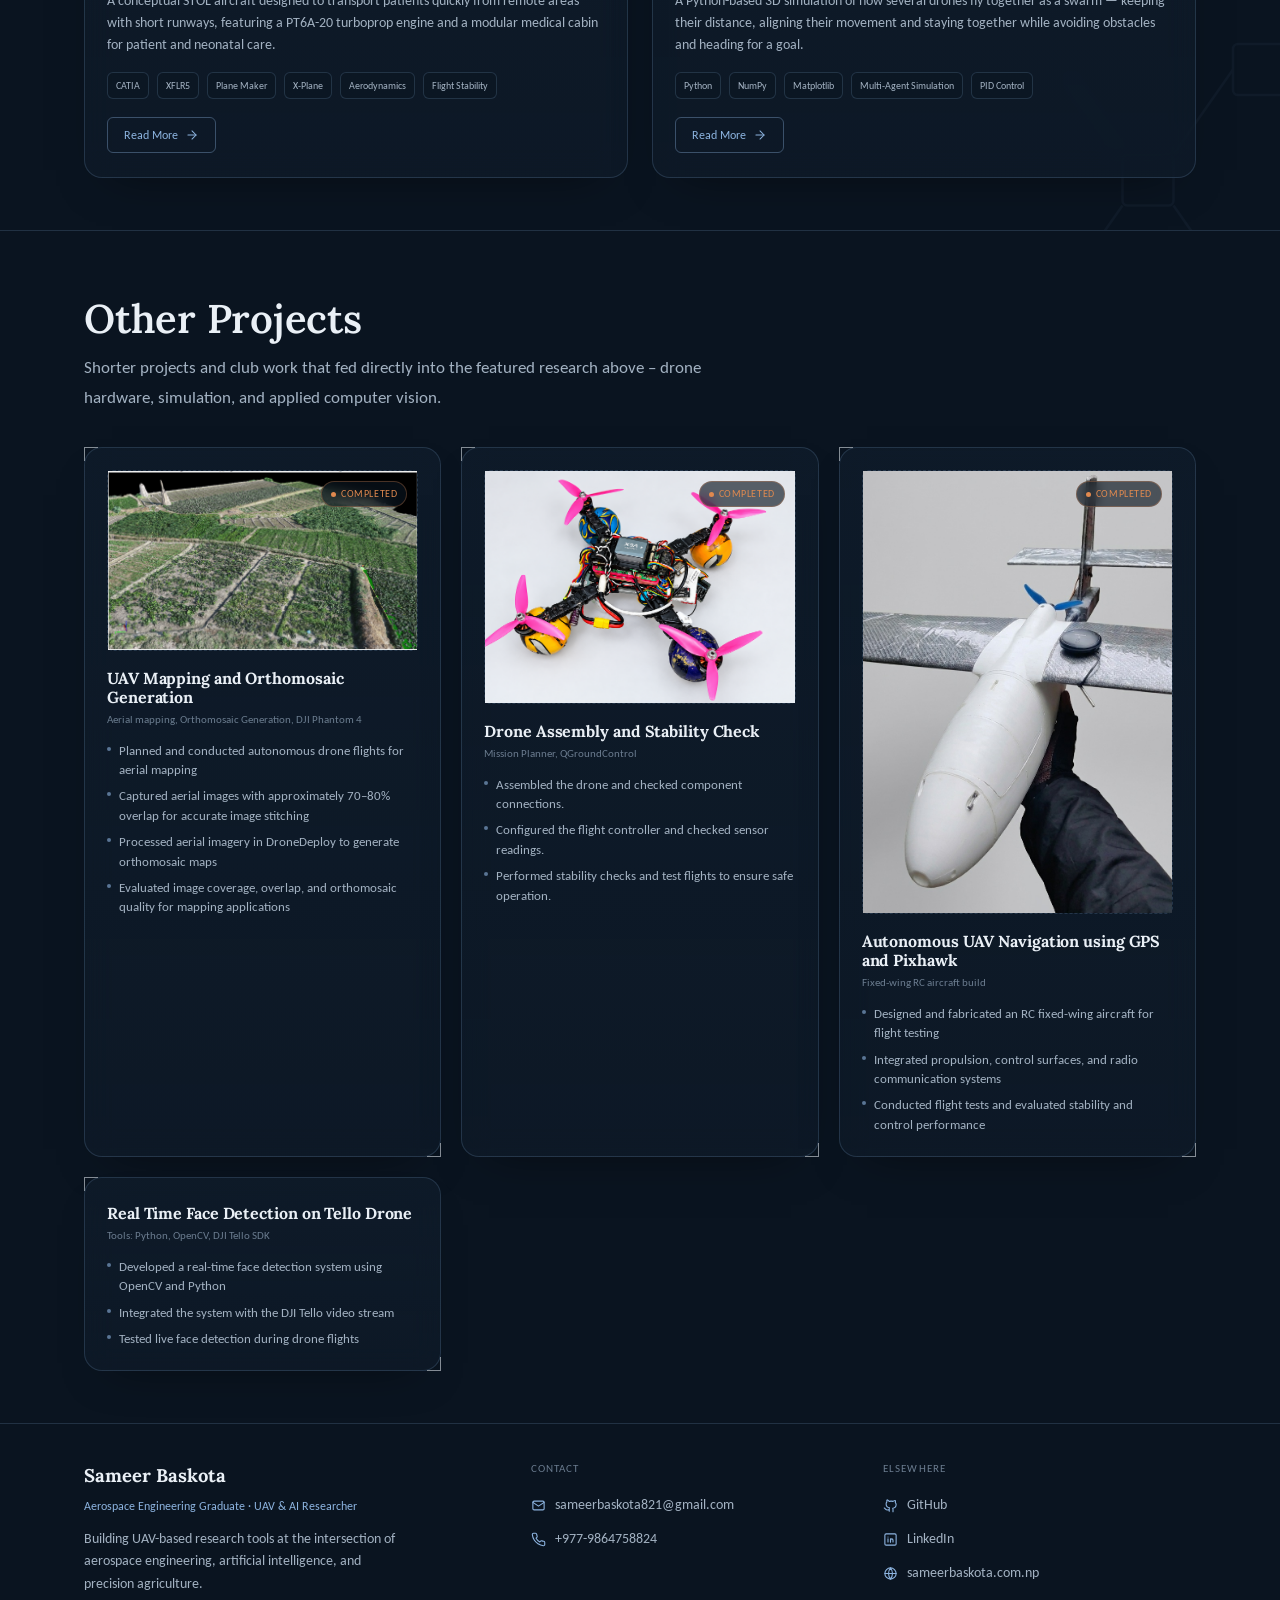
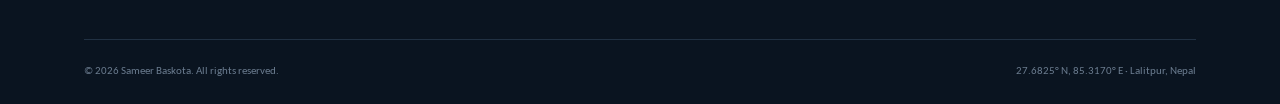
<file: projects.html>
<!DOCTYPE html>
<html lang="en">
<head>
  <meta charset="UTF-8">
  <script>
    // Runs synchronously before first paint — two jobs:
    // 1) if the radar loader already played this session, mark <html> so
    //    the matching CSS rule hides #loader instantly on this page too.
    // 2) apply the saved light/dark theme preference before paint so
    //    there is never a flash of the wrong theme.
    (function () {
      try {
        if (sessionStorage.getItem('sbLoaderShown')) {
          document.documentElement.className += ' no-loader';
        }
      } catch (e) { /* sessionStorage unavailable — loader just replays */ }
      try {
                document.documentElement.setAttribute('data-theme', 'dark');
        var savedTheme = localStorage.getItem('sbTheme');
        if (savedTheme === 'light') {
          document.documentElement.setAttribute('data-theme', 'light');
        }
      } catch (e) { /* localStorage unavailable — stays on the dark theme */ }
    })();
  </script>
  <meta name="viewport" content="width=device-width, initial-scale=1.0">
  <title>Projects | Sameer Baskota</title>
  <meta name="description" content="Featured projects by Sameer Baskota: Crop Health Monitoring Through Aerial Mapping (91.6% classification accuracy), an AI-Based Research Paper Filtering System, and Aerombulance — a STOL aeroevacuation aircraft concept.">
  <meta name="keywords" content="Sameer Baskota, Aerospace Engineering, UAV, Drone Mapping, Precision Agriculture, Computer Vision, Remote Sensing, Pulchowk Campus, Tribhuvan University, AgriTech, Machine Learning">
  <meta name="author" content="Sameer Baskota">
  <link rel="canonical" href="https://sameerbaskota.com.np/projects.html">

  <meta property="og:type" content="website">
  <meta property="og:url" content="https://sameerbaskota.com.np/projects.html">
  <meta property="og:site_name" content="Sameer Baskota">
  <meta property="og:title" content="Projects — Sameer Baskota">
  <meta property="og:description" content="Featured projects by Sameer Baskota: Crop Health Monitoring Through Aerial Mapping (91.6% classification accuracy), an AI-Based Research Paper Filtering System, and Aerombulance — a STOL aeroevacuation aircraft concept.">
  <meta property="og:image" content="https://sameerbaskota.com.np/images/og-image.png">

  <meta name="twitter:card" content="summary_large_image">
  <meta name="twitter:title" content="Projects — Sameer Baskota">
  <meta name="twitter:description" content="Featured projects by Sameer Baskota: Crop Health Monitoring Through Aerial Mapping (91.6% classification accuracy), an AI-Based Research Paper Filtering System, and Aerombulance — a STOL aeroevacuation aircraft concept.">
  <meta name="twitter:image" content="https://sameerbaskota.com.np/images/og-image.png">

  <meta name="theme-color" content="#F8F3E8">
  <link rel="icon" href="images/favicon.svg" type="image/svg+xml">
  <link rel="icon" href="images/favicon-32.png" sizes="32x32" type="image/png">
  <link rel="apple-touch-icon" href="images/apple-touch-icon.png">

  <link rel="stylesheet" href="css/main.css">
  <style>
/* ==========================================================================
   Project pop-up — photo gallery + report section layout
   Load AFTER css/main.css. Uses only neutral colours and tokens that exist
   in every version of the site, so it follows whichever theme is active.

   What it fixes: the gallery grid and its cards now size to their content
   (no fixed height / aspect-ratio), and the Report section is forced back
   into normal page flow with a clear gap after the last photo.
   ========================================================================== */

.project-modal-body { height: auto; }

/* ---- Gallery: cards grow with their image, the grid grows with the cards ---- */
.project-modal-body .gallery-grid {
  display: grid;
  grid-template-columns: repeat(auto-fill, minmax(230px, 1fr));
  gap: 20px;
  align-items: stretch;
  margin: 20px 0 0;
  position: relative !important;
  height: auto !important;
  max-height: none !important;
  overflow: visible !important;
}

.project-modal-body .gallery-grid .thumb-placeholder {
  display: flex;
  flex-direction: column;
  align-items: stretch;
  justify-content: flex-start;
  gap: 10px;
  padding: 12px;
  aspect-ratio: auto;
  min-height: 0;
  position: relative !important;
  height: auto !important;
  overflow: hidden;
}

/* the dashed-box icon is only a stand-in until a photo is added */
.project-modal-body .gallery-grid .thumb-placeholder:has(.thumb-image) > svg { display: none; }

.project-modal-body .thumb-image {
  display: block;
  position: static !important;
  width: 100%;
  aspect-ratio: 4 / 3;        /* every photo gets the same frame */
  height: auto !important;
  max-height: none;
  object-fit: contain;       /* whole image visible, nothing cropped */
  background: #fff;
  border-radius: var(--radius-sm);
  cursor: zoom-in;
}

.project-modal-body .gallery-grid .thumb-placeholder span {
  max-width: none;
  text-align: center;
}

/* ---- Report: always BELOW the gallery, with a clear gap ---- */
.project-modal-body .gallery-grid + .project-subhead { margin-top: 64px; }

.project-modal-body .report-box {
  position: relative !important;
  inset: auto !important;
  transform: none !important;
  clear: both;
  margin: 16px 0 8px;
  padding: 20px 24px;
  display: flex;
  flex-wrap: wrap;
  align-items: center;
  justify-content: space-between;
  gap: 16px 24px;
  border: 1px solid var(--border-strong);
  border-radius: var(--radius-md);
}
.project-modal-body .report-info {
  display: flex;
  align-items: center;
  gap: 14px;
  flex: 1 1 280px;
  min-width: 0;
}
.project-modal-body .report-info strong {
  display: block;
  color: var(--ink);
  font-weight: 600;
}
.project-modal-body .report-note {
  display: block;
  margin-top: 2px;
  font-size: 13px;
  line-height: 1.5;
  color: var(--ink-muted);
}
.project-modal-body .report-icon {
  display: flex;
  align-items: center;
  justify-content: center;
  width: 40px;
  height: 40px;
  flex-shrink: 0;
  border: 1px solid var(--border);
  border-radius: var(--radius-sm);
  color: var(--ink);
}
.project-modal-body .report-icon svg { width: 20px; height: 20px; }
.project-modal-body .report-actions {
  display: flex;
  flex-wrap: wrap;
  gap: 12px;
}
/* Project video (YouTube): same 4:3 frame as the photos */
.project-modal-body .video-embed {
  position: relative;
  width: 100%;
  aspect-ratio: 4 / 3;
  background: #000;
  border-radius: var(--radius-sm);
  overflow: hidden;
}
.project-modal-body .video-embed iframe {
  position: absolute;
  inset: 0;
  width: 100%;
  height: 100%;
  border: 0;
}
/* ---- Read More pop-ups: detailed write-ups ---- */
.research-cards-grid { grid-template-columns: repeat(2, 1fr); }
@media (max-width: 980px) { .research-cards-grid { grid-template-columns: 1fr; } }

.project-modal-body .project-body-text + .project-body-text { margin-top: 12px; }
.project-modal-body .plain-list {
  margin: 10px 0 0;
  padding-left: 20px;
  list-style: disc;
  display: grid;
  gap: 7px;
  color: var(--ink-muted);
  line-height: 1.65;
}
.project-modal-body .plain-list strong { color: var(--ink); font-weight: 600; }
.project-modal-body .step-list {
  counter-reset: step;
  list-style: none;
  margin: 12px 0 0;
  padding: 0;
  display: grid;
  gap: 12px;
}
.project-modal-body .step-list li {
  counter-increment: step;
  position: relative;
  padding-left: 42px;
  color: var(--ink-muted);
  line-height: 1.65;
}
.project-modal-body .step-list li::before {
  content: counter(step);
  position: absolute;
  left: 0;
  top: 1px;
  width: 26px;
  height: 26px;
  display: flex;
  align-items: center;
  justify-content: center;
  border: 1px solid var(--border-strong);
  border-radius: 50%;
  font: 500 12px var(--font-mono);
  color: var(--ink);
}
.project-modal-body .step-list strong { color: var(--ink); font-weight: 600; }
.project-modal-body .formula-list {
  list-style: none;
  margin: 12px 0;
  padding: 14px 18px;
  display: grid;
  gap: 8px;
  border: 1px solid var(--border);
  border-radius: var(--radius-sm);
  font-family: var(--font-mono);
  font-size: 13px;
  line-height: 1.5;
  color: var(--ink);
  overflow-x: auto;
}
  .research-card-media > svg { display: none; }
  </style>
  
</head>
<body>
  <a href="#main-content" class="skip-link">Skip to content</a>
  <div id="loader" aria-hidden="true">
    <div class="loader-radar">
      <div class="loader-radar-sweep"></div>
      <div class="loader-radar-dot"></div>
    </div>
    <p class="loader-text">Initializing systems<span class="dots"></span></p>
    <div class="loader-bar"></div>
  </div>
  <div id="scroll-progress"></div>
  <div id="spotlight"></div>
  <header class="site-header">
    <div class="container">
      <a href="index.html" class="brand">
        <svg class="brand-mark" viewBox="0 0 24 24" fill="none" stroke="currentColor" stroke-width="1.75" stroke-linecap="round" stroke-linejoin="round" aria-hidden="true"><rect x="9.4" y="9.4" width="5.2" height="5.2" rx="1.3"/><line x1="9.4" y1="9.4" x2="4" y2="4"/><line x1="14.6" y1="9.4" x2="20" y2="4"/><line x1="9.4" y1="14.6" x2="4" y2="20"/><line x1="14.6" y1="14.6" x2="20" y2="20"/><circle cx="4" cy="4" r="2.1"/><circle cx="20" cy="4" r="2.1"/><circle cx="4" cy="20" r="2.1"/><circle cx="20" cy="20" r="2.1"/></svg>
        <span>S<span class="brand-b">B</span></span>
        <span class="brand-tag">/ AEROSPACE &middot; UAV</span>
      </a>

      <nav class="main-nav" aria-label="Primary">
        <ul class="main-nav-list">
          <li><a href="index.html" class="">Home</a></li>
          <li><a href="about.html" class="">About</a></li>
          <li><a href="projects.html" class="active">Projects</a></li>
          <li><a href="skills.html" class="">Skills</a></li>
          <li><a href="experience.html" class="">Experience</a></li>
          
          <li><a href="contact.html" class="">Contact</a></li>
        </ul>
      </nav>

      <button class="theme-toggle" id="theme-toggle" type="button" aria-label="Switch to light theme" aria-pressed="false">
        <svg class="icon-sun" viewBox="0 0 24 24" fill="none" stroke="currentColor" stroke-width="1.75" stroke-linecap="round" stroke-linejoin="round" aria-hidden="true"><circle cx="12" cy="12" r="4.2"/><line x1="12" y1="1.5" x2="12" y2="4"/><line x1="12" y1="20" x2="12" y2="22.5"/><line x1="4.2" y1="4.2" x2="5.9" y2="5.9"/><line x1="18.1" y1="18.1" x2="19.8" y2="19.8"/><line x1="1.5" y1="12" x2="4" y2="12"/><line x1="20" y1="12" x2="22.5" y2="12"/><line x1="4.2" y1="19.8" x2="5.9" y2="18.1"/><line x1="18.1" y1="5.9" x2="19.8" y2="4.2"/></svg>
        <svg class="icon-moon" viewBox="0 0 24 24" fill="none" stroke="currentColor" stroke-width="1.75" stroke-linecap="round" stroke-linejoin="round" aria-hidden="true"><path d="M21 12.8A9 9 0 1 1 11.2 3 7 7 0 0 0 21 12.8z"/></svg>
      </button>
      <button class="nav-toggle" aria-label="Toggle menu" aria-expanded="false">
        <span></span><span></span><span></span>
      </button>
    </div>
  </header>

  <div class="mobile-nav" id="mobile-nav">
    <ul>
      <li><a href="index.html" class="">Home</a></li>
          <li><a href="about.html" class="">About</a></li>
          <li><a href="projects.html" class="active">Projects</a></li>
          <li><a href="skills.html" class="">Skills</a></li>
          <li><a href="experience.html" class="">Experience</a></li>
          
          <li><a href="contact.html" class="">Contact</a></li>
      <li class="mobile-theme-row">
        <button class="theme-toggle theme-toggle--mobile" type="button" aria-label="Switch to light theme" aria-pressed="false">
          <svg class="icon-sun" viewBox="0 0 24 24" fill="none" stroke="currentColor" stroke-width="1.75" stroke-linecap="round" stroke-linejoin="round" aria-hidden="true"><circle cx="12" cy="12" r="4.2"/><line x1="12" y1="1.5" x2="12" y2="4"/><line x1="12" y1="20" x2="12" y2="22.5"/><line x1="4.2" y1="4.2" x2="5.9" y2="5.9"/><line x1="18.1" y1="18.1" x2="19.8" y2="19.8"/><line x1="1.5" y1="12" x2="4" y2="12"/><line x1="20" y1="12" x2="22.5" y2="12"/><line x1="4.2" y1="19.8" x2="5.9" y2="18.1"/><line x1="18.1" y1="5.9" x2="19.8" y2="4.2"/></svg>
          <svg class="icon-moon" viewBox="0 0 24 24" fill="none" stroke="currentColor" stroke-width="1.75" stroke-linecap="round" stroke-linejoin="round" aria-hidden="true"><path d="M21 12.8A9 9 0 1 1 11.2 3 7 7 0 0 0 21 12.8z"/></svg>
          <span class="theme-toggle-label">Switch to light mode</span>
        </button>
      </li>
    </ul>
  </div>

  <main id="main-content">
    <header class="page-header hud-grid">
      <div class="container">
        <span class="eyebrow">Page // Projects</span>
        <h1>Projects</h1>
          <p> Take a look at my projects, from my final-year research to AI applications and aircraft design. 
          Each one shares what I worked on, how I approached it, the tools I used, 
          and what I learned along the way.</p>
      </div>
    </header>

    <section class="section section--tight">
      <div class="section-watermark" aria-hidden="true">
        <svg viewBox="0 0 200 200" fill="none" stroke="currentColor" stroke-width="1.5"><rect x="0" y="0" width="0" height="30" rx="3"/><rect x="150" y="20" width="30" height="30" rx="3"/><rect x="20" y="150" width="30" height="30" rx="3"/><rect x="150" y="150" width="30" height="30" rx="3"/><rect x="85" y="85" width="30" height="30" rx="3"/><line x1="50" y1="35" x2="85" y2="85"/><line x1="150" y1="35" x2="115" y2="85"/><line x1="50" y1="165" x2="85" y2="115"/><line x1="150" y1="165" x2="115" y2="115"/></svg>
      </div>
      <div class="container">
        
        <p class="section-lede reveal">
          
        </p>

        <div class="research-cards-grid">
          <!-- ============================================================
               CARD 1 — MAIN PROJECT (most detailed modal of the three)
               ============================================================ -->
          <article class="glass-panel corner-frame research-card research-card--main reveal">
            <div class="research-card-media thumb-placeholder">
              <span class="status-chip status-chip--done">Completed</span>
              <!-- IMAGE PLACEHOLDER: project hero/thumbnail (e.g. drone in flight over the maize field) -->
                 <img src="images/droneview.jpeg" alt="Field view from drone">
            </div>
            <div class="research-card-body">
              <span class="eyebrow-pill eyebrow-pill--featured">Main Project &middot; Final Year Thesis</span>
              <h3>UAV-Based Crop Health Monitoring Using RGB Based Imaging</h3>
              <p class="research-card-desc">
                A UAV-based system that uses RGB aerial images to identify potentially nutrient-deficient maize, 
                achieving high classification accuracy without the need for costly multispectral sensors.
              </p>
              <div class="tag-row">
                <span class="tag">DJI Phantom 4</span>
                <span class="tag">Remote Sensing</span>
                <span class="tag">Computer Vision</span>
                <span class="tag">Random Forest</span>
                <span class="tag">RGB Imaging</span>
                <span class="tag">QGIS</span>
              </div>
              <button type="button" class="read-more-btn" data-modal-target="modal-crop-health">
                Read More
                <svg viewBox="0 0 24 24" fill="none" stroke="currentColor" stroke-width="1.75" stroke-linecap="round" stroke-linejoin="round" aria-hidden="true"><line x1="5" y1="12" x2="19" y2="12"/><polyline points="12 5 19 12 12 19"/></svg>
              </button>
            </div>
          </article>

          <!-- ============================================================
               CARD 2 — MINOR PROJECT
               ============================================================ -->
          <article class="glass-panel corner-frame research-card reveal reveal-delay-1">
            <div class="research-card-media thumb-placeholder">
              <span class="status-chip status-chip--done">Completed</span>
              <!-- IMAGE PLACEHOLDER: system architecture diagram or interface screenshot -->
              <svg viewBox="0 0 24 24" fill="none" stroke="currentColor" stroke-width="1.6" stroke-linecap="round" stroke-linejoin="round" aria-hidden="true"><rect x="2" y="7" width="20" height="14" rx="2"/><path d="M8 7l1.4-2.6a1 1 0 0 1 .9-.4h3.4a1 1 0 0 1 .9.4L16 7"/><circle cx="12" cy="14" r="3.5"/></svg>
              <img src="images/Filter paper.jpg" alt="Research paper ranking system">
            </div>
            <div class="research-card-body">
              <span class="eyebrow-pill" style="border:1px solid rgba(var(--cyan-rgb),0.3); background:rgba(var(--cyan-rgb),0.1); color:var(--cyan);">Samsung Innovation Campus Project</span>
              <h3>Research Paper Ranking and Recommendation System</h3>
              <p class="research-card-desc">
                A web-based AI tool that helps researchers find relevant academic papers by 
                filtering and ranking literature using OCR, computer vision, and transformer-based language models,
                 making the research process more focused and efficient.
              </p>
              <div class="tag-row">
                <span class="tag">SciBERT / SBERT</span>
                <span class="tag">Tesseract OCR</span>
                <span class="tag">Computer Vision</span>
                <span class="tag">AI / Machine Learning</span>
                <span class="tag">NPL</span>
                
              </div>
              <button type="button" class="read-more-btn" data-modal-target="modal-research-paper">
                Read More
                <svg viewBox="0 0 24 24" fill="none" stroke="currentColor" stroke-width="1.75" stroke-linecap="round" stroke-linejoin="round" aria-hidden="true"><line x1="5" y1="12" x2="19" y2="12"/><polyline points="12 5 19 12 12 19"/></svg>
              </button>
            </div>
          </article>

          <!-- ============================================================
               CARD 3 — DESIGN PROJECT
               ============================================================ -->
          <article class="glass-panel corner-frame research-card reveal reveal-delay-2">
            <div class="research-card-media thumb-placeholder">
              <span class="status-chip status-chip--concept">Concept Study</span>
              <!-- IMAGE PLACEHOLDER: CAD render or three-view drawing of the aircraft concept -->
              <svg viewBox="0 0 24 24" fill="none" stroke="currentColor" stroke-width="1.6" stroke-linecap="round" stroke-linejoin="round" aria-hidden="true"><rect x="2" y="7" width="20" height="14" rx="2"/><path d="M8 7l1.4-2.6a1 1 0 0 1 .9-.4h3.4a1 1 0 0 1 .9.4L16 7"/><circle cx="12" cy="14" r="3.5"/></svg>
              <img src="images/Aeroambulance.png" alt="Aerombulance concept design">
            </div>
            <div class="research-card-body">
              <span class="eyebrow-pill" style="border:1px solid rgba(var(--green-rgb),0.3); background:rgba(var(--green-rgb),0.1); color:var(--green);">Design Project</span>
              <h3>Aerombulance &dash; Ambulance Aircraft for Medical Operations</h3>
              <p class="research-card-desc">
                A conceptual STOL aircraft designed to transport patients quickly from remote areas with short runways, 
                featuring a PT6A-20 turboprop engine and a modular medical cabin for patient and neonatal care.
              </p>
              <div class="tag-row">
                <span class="tag">CATIA</span>
                <span class="tag">XFLR5</span>
                <span class="tag">Plane Maker</span>
                <span class="tag">X-Plane</span>
                <span class="tag">Aerodynamics</span>
                <span class="tag">Flight Stability</span>
                

              </div>
              <button type="button" class="read-more-btn" data-modal-target="modal-aerombulance">
                Read More
                <svg viewBox="0 0 24 24" fill="none" stroke="currentColor" stroke-width="1.75" stroke-linecap="round" stroke-linejoin="round" aria-hidden="true"><line x1="5" y1="12" x2="19" y2="12"/><polyline points="12 5 19 12 12 19"/></svg>
              </button>
            </div>
          </article>
          <!-- ============================================================
               CARD 4 — ADAPTIVE DRONE SWARM BEHAVIOR SIMULATION
               ============================================================ -->
          <article class="glass-panel corner-frame research-card reveal reveal-delay-1">
            <div class="research-card-media thumb-placeholder">
              <span class="status-chip status-chip--done">Completed</span>
              <!-- IMAGE: swarm simulation screenshot -->
              <svg viewBox="0 0 24 24" fill="none" stroke="currentColor" stroke-width="1.6" stroke-linecap="round" stroke-linejoin="round" aria-hidden="true"><rect x="2" y="7" width="20" height="14" rx="2"/><path d="M8 7l1.4-2.6a1 1 0 0 1 .9-.4h3.4a1 1 0 0 1 .9.4L16 7"/><circle cx="12" cy="14" r="3.5"/></svg>
              <img src="images/pattern_O (2) - Copy.png" alt="Adaptive drone swarm simulation">
            </div>
            <div class="research-card-body">
              <span class="eyebrow-pill" style="border:1px solid rgba(var(--cyan-rgb),0.3); background:rgba(var(--cyan-rgb),0.1); color:var(--cyan);">Simulation Project</span>
              <h3>Adaptive Drone Swarm Behavior Simulation</h3>
              <p class="research-card-desc">
                A Python-based 3D simulation of how several drones fly together as a swarm &mdash; keeping their distance,
                aligning their movement and staying together while avoiding obstacles and heading for a goal.
              </p>
              <div class="tag-row">
                <span class="tag">Python</span>
                <span class="tag">NumPy</span>
                <span class="tag">Matplotlib</span>
                <span class="tag">Multi-Agent Simulation</span>
                <span class="tag">PID Control</span>
              </div>
              <button type="button" class="read-more-btn" data-modal-target="modal-swarm">
                Read More
                <svg viewBox="0 0 24 24" fill="none" stroke="currentColor" stroke-width="1.75" stroke-linecap="round" stroke-linejoin="round" aria-hidden="true"><line x1="5" y1="12" x2="19" y2="12"/><polyline points="12 5 19 12 12 19"/></svg>
              </button>
            </div>
          </article>
        </div>
      </div>
    </section>

    <section class="section section--tight">
      <div class="container">
        <h2 class="section-heading reveal" style="margin-bottom: 6px;">Other Projects</h2>
        <p class="section-lede reveal">
          Shorter projects and club work that fed directly into the featured research above &ndash;
          drone hardware, simulation, and applied computer vision.
        </p>

        <div class="additional-projects-grid">
          <!-- =====================================================
               NEW SMALL PROJECT GOES HERE: paste your copied block on
               the line below this note. See EDIT-GUIDE.html
               ===================================================== -->
               <!-- IMAGE PLACEHOLDER: quadcopter build photo -->
          
          <!-- IMAGE PLACEHOLDER: aerial survey / orthomosaic thumbnail -->
          <div class="glass-panel corner-frame mini-project-card reveal reveal-delay-2">
            <div class="mini-thumb">
              <span class="status-chip status-chip--done">Completed</span>
              <svg viewBox="0 0 24 24" fill="none" stroke="currentColor" stroke-width="1.6" stroke-linecap="round" stroke-linejoin="round" aria-hidden="true"><rect x="2" y="7" width="20" height="14" rx="2"/><circle cx="12" cy="14" r="3.5"/></svg>
            <img src="images/orthomosaicmap (2).png " alt="Orthomosaic map of field area">
            </div>
            <h3>UAV Mapping and Orthomosaic Generation</h3>
            <p class="mini-project-tools">Aerial mapping, Orthomosaic Generation, DJI Phantom 4 </p>
            <ul>
              <li>Planned and conducted autonomous drone flights for aerial mapping </li>
              <li>Captured aerial images with approximately 70&ndash;80% overlap for accurate image stitching</li>
              <li>Processed aerial imagery in DroneDeploy to generate orthomosaic maps</li>
              <li>Evaluated image coverage, overlap, and orthomosaic quality for mapping applications</li>
            </ul>
          </div>

          <!-- IMAGE PLACEHOLDER: Tello face-detection demo screenshot -->
          <div class="glass-panel corner-frame mini-project-card reveal">
            <div class="mini-thumb">
              <span class="status-chip status-chip--done">Completed</span>
              <svg viewBox="0 0 24 24" fill="none" stroke="currentColor" stroke-width="1.6" stroke-linecap="round" stroke-linejoin="round" aria-hidden="true"><rect x="2" y="7" width="20" height="14" rx="2"/><circle cx="12" cy="14" r="3.5"/></svg>
              <img src="images/droneassembly .png " alt="Drone Assembly and Stability Check">
            </div>
            <h3>Drone Assembly and Stability Check</h3>
            <p class="mini-project-tools">Mission Planner, QGroundControl</p>
            <ul>
              <li>Assembled the drone and checked component connections.</li>
              <li>Configured the flight controller and checked sensor readings.</li>
              <li>Performed stability checks and test flights to ensure safe operation.</li>
            
            </ul>
          </div>

          <!-- IMAGE PLACEHOLDER: RC plane build/flight photo -->
          <div class="glass-panel corner-frame mini-project-card reveal reveal-delay-1">
            <div class="mini-thumb">
              <span class="status-chip status-chip--done">Completed</span>
              <svg viewBox="0 0 24 24" fill="none" stroke="currentColor" stroke-width="1.6" stroke-linecap="round" stroke-linejoin="round" aria-hidden="true"><rect x="2" y="7" width="20" height="14" rx="2"/><circle cx="12" cy="14" r="3.5"/></svg>
              <img src="images/RC plane.jpg" alt="RC plane design and fabrication">
            </div>
            <h3>Autonomous UAV Navigation using GPS and  Pixhawk</h3>
            <p class="mini-project-tools">Fixed-wing RC aircraft build</p>
            <ul>
              <li>Designed and fabricated an RC fixed-wing aircraft for flight testing</li>
              <li>Integrated propulsion, control surfaces, and radio communication systems</li>
              <li>Conducted flight tests and evaluated stability and control performance</li>
            </ul>
          </div>

                    <div class="glass-panel corner-frame mini-project-card reveal">
            <h3>Real Time Face Detection on Tello Drone</h3>
            <p class="mini-project-tools">Tools: Python, OpenCV, DJI Tello SDK</p>
            <ul>
              <li>Developed a real-time face detection system using OpenCV and Python</li>
              <li>Integrated the system with the DJI Tello video stream</li>
              <li>Tested live face detection during drone flights</li>
            </ul>
          </div>
          
        </div>
      </div>
    </section>

    <!-- ================================================================
         HIDDEN TEMPLATES — full project detail, injected into the modal
         by js/main.js (initProjectModal) when a "Read More" button is
         clicked. Editing project detail? Edit the content inside these
         <template> tags — nothing here renders until cloned into the modal.
         ================================================================ -->

    <template id="modal-crop-health">
      <span class="eyebrow-pill eyebrow-pill--featured">Main Project &middot; Final Year Thesis</span>
      <h2>UAV-Based Crop Health Monitoring Using RGB Based Imaging</h2>
      <p class="featured-meta">Final Year Project &middot; B.E. Aerospace Engineering &middot; Pulchowk Campus, IOE &middot; Aug 2025 &ndash; Mar 2026</p>
      <p class="featured-meta">Team &middot; Basant Karki, Bishal Marasini, Prabin Baniya, Sameer Baskota</p>

      <div class="project-subhead">Overview</div>
      <p class="project-body-text">
        The question behind this thesis was simple: is a standard RGB camera on an off-the-shelf drone enough to tell how
        well a maize crop is getting its nitrogen? A DJI Phantom 4 Pro V2.0 was flown over experimental maize plots at IAAS
        Rampur Campus, Chitwan. The acquired images were processed into orthomosaic maps, from which six vegetation indices
        were derived and evaluated against 240 in-situ SPAD chlorophyll measurements.
      </p>
      <p class="project-body-text">
        A Python-based image processing pipeline was developed to separate crop canopy from soil, followed by a 
        Random Forest classifier to categorize maize canopy into nutrient-sufficient and nutrient-deficient 
        classes. The workflow integrated UAV flight planning, aerial image acquisition, orthomosaic generation, 
        vegetation index analysis, and machine learning to produce spatial maps of potential nutrient deficiencies.
      </p>

            <div class="project-subhead">Objective</div>
      <p class="project-body-text">
        To develop a cost-effective UAV-based system for maize crop health assessment by integrating RGB 
        aerial imagery, vegetation indices, and machine learning to identify nutrient-related stress without
         requiring expensive multispectral or hyperspectral sensors.
      </p>

      <div class="project-subhead">Background</div>
      <p class="project-body-text">
        Maize is Nepal'ssecond most important staple crop after rice, contributing to food security and rural livelihoods,
         particularly among smallholder farmers. However, yields remain below global levels, partly due to imbalanced
         or inadequate nutrient management.
      </p>
      <p class="project-body-text">
        Field studies have established that maize growth and yield vary with nutrient source and fertilizer 
        composition, with treatment effects commonly evaluated using analysis of variance (ANOVA) and regression.
         Visible-band vegetation indices, including VARI, GLI, TGI, and NGRDI, offer a non-destructive approach 
         to assessing crop vigour from canopy colour. However, their application to maize grown under different
          nutrient management regimes remains limited in the Nepalese context.
      </p>
      <p class="project-body-text">
        In everyday farming, plant health is still judged by eye. That tends to miss early deficiencies and 
        makes it hard to fertilize at the right rate. This project tries to close the gap by pairing statistics
         with image-based indices, so that how maize responds to different nutrient treatments is measured rather
          than guessed.
      </p>

      <div class="project-subhead">Problem Statement</div>
      <p class="project-body-text">
        Manual field scouting for maize nutrient stress is labour-intensive and difficult to scale, while 
        multispectral and hyperspectral imaging systems remain expensive for many farmers in Nepal. 
        This study evaluates the use of UAV-acquired RGB imagery, vegetation indices, and machine learning
         to develop a cost-effective approach for assessing maize crop health and mapping potential
          nutrient-related stress at the field level.
      </p>

      <div class="project-subhead">Where It Can Be Used</div>
      <ul class="plain-list">
        <li>Enables early identification of potential nutrient deficiencies in maize.</li>
        <li>Supports site-specific fertilizer application to improve nutrient-use efficiency and crop productivity.</li>
        <li>Cutting survey labour and cost, since a drone replaces walking the whole field</li>
        <li>Provides spatial crop health data to support agricultural extension services and evidence-based decision-making.</li>
        <li>Offers a scalable workflow adaptable to other crops and geographical regions.</li>
      </ul>


      <div class="project-subhead">Methodology</div>
      <p class="project-body-text">
        RGB images captured by a DJI Phantom 4 Pro V2.0 were stitched into a georeferenced 
        <strong>orthomosaic map </strong> . Six vegetation indices <strong>ExG, GLI, NGRDI, and VARI</strong>
         were calculated to assess maize canopy health and examine their relationship with SPAD-based 
        chlorophyll measurements. Statistical analysis, including correlation and regression, was used to 
        study these relationships. A <strong>Random Forest classifier</strong> was also developed using RGB-derived
         features to identify nutrient-deficient and sufficient maize plants, enabling crop health assessment 
         without expensive multispectral sensors.
        
      </p>

      <div class="project-subhead">Field Experiments</div>
      <p class="project-body-text">
        Field experiments were conducted across 24 maize plots comprising six nitrogen treatments and 
        four replications. RGB imagery was acquired using a DJI Phantom 4 Pro V2.0, and 240 SPAD readings
         were collected to assess leaf chlorophyll content. These measurements were used to evaluate crop 
         responses to different nutrient treatments and investigate the relationship between RGB-derived 
         vegetation indices and maize health.
      </p>

      <div class="project-subhead">Study Area and Experimental Design</div>
      <p class="project-body-text">
        The trial was prepared together with the Nepal Agricultural Research Council (NARC)  at the research
        farm of IAAS Rampur Campus in Chitwan (about 213 m above sea level), where the subtropical climate suits maize.
        The land was ploughed repeatedly to get a fine, even seedbed, cleared of weeds and crop residue, levelled and
        enriched with well-decomposed farmyard manure.
      </p>
      <p class="project-body-text">
        A Randomized Complete Block Design (RCBD) was used: six treatments, four replications and 24 plots of 3 m &times; 3 m,
        with 1 m between plots and blocks. Crop spacing was 60 cm &times; 25 cm. Randomizing treatments within blocks makes it
        possible to separate the effect of a treatment from natural variation in the field, such as differences in soil.
        Rampur Hybrid-12 maize was sown at two seeds per hill and thinned to one plant at the V2 stage, and every plot
        received the same management apart from its treatment.
      </p>
      <p class="project-body-text">
        The recommended dose was 180:60:60 kg N:P<sub>2</sub>O<sub>5</sub>:K<sub>2</sub>O per hectare. Nitrogen came from urea:
        one third (60 kg/ha) went on as a basal dose and the other two thirds (120 kg/ha) were split equally between the
        knee-height and tasseling stages. The six treatments, where RDN means the recommended dose of nitrogen, were:
      </p>
      <ul class="plain-list">
        <li><strong>T1:</strong> control, no nutrient applied</li>
        <li><strong>T2:</strong> 100% RDN through urea</li>
        <li><strong>T3:</strong> 100% RDN through urea plus biochar (1 t/ha)</li>
        <li><strong>T4:</strong> 100% RDN through urea-enriched biochar</li>
        <li><strong>T5:</strong> 50% RDN through urea and 50% N through cattle-urine-enriched biochar</li>
        <li><strong>T6:</strong> 50% RDN through urea and 50% N through human-urine-enriched biochar</li>
      </ul>

      <div class="project-subhead">Equipment and Software</div>
      <p class="project-body-text">
        The hardware setup included a DJI Phantom 4 Pro V2.0, a SPAD chlorophyll meter for ground-truth 
        measurements, a tablet for flight operations, high-speed SD cards, a multi-battery charging hub, and 
        a workstation for image processing.
      </p>
      <p class="project-body-text">
        The Phantom 4 Pro V2.0 was selected for its high-resolution RGB camera and OcuSync video 
        transmission. It has a take-off weight of 1,375 g, an approximate flight time of 30 minutes,
         and a 5,870 mAh battery. Its 20 MP, 1-inch CMOS sensor features an 84&deg; field of view, an 8.8 mm lens,
          an f/2.8 &ndash; f/11 aperture, and a mechanical shutter. The camera is mounted on a three-axis gimbal,
           while GPS and GLONASS support positioning.
        
          </p>
      <p class="project-body-text">
        The software workflow used DroneDeploy for flight planning and orthomosaic generation,
         DJI GO 4 for flight and camera control, QGIS for vegetation index calculation, canopy masking, 
         and zonal statistics, and Python for image segmentation and machine learning classification. 
         Excel was used to manage SPAD measurements, while JMP Pro supported statistical analysis.
      </p>

      <div class="project-subhead">Flight Preparation and Calibration</div>
      <p class="project-body-text">
        The drone came through a collaboration with GeoKrishi, a precision-agriculture organization in Nepal. Before any
        mapping flight, the team practised at an open test site, moving from manual flying in different wind and light
        conditions to waypoint and fully autonomous missions. Practice also covered pre-flight checklists, reading
        telemetry (battery, altitude, GPS signal) and emergency drills such as return-to-home, forced landing and signal
        loss.
      </p>
      <p class="project-body-text">
        Before every mission the propellers, gimbal, speed controllers, battery and airframe were inspected, the lens was
        cleaned, exposure was set for the light of the day and white balance was fixed so colours stay consistent across all
        images. The compass and IMU were calibrated and the GPS lock checked before each take-off.
      </p>

      <div class="project-subhead">Mission Planning and Data Collection</div>
      <p class="project-body-text">
        Every mission was planned in DroneDeploy and adjusted to the field's size and shape, nearby obstacles and the
        weather. The drone flew a back-and-forth pattern, like mowing a lawn, so the whole field was covered evenly without
        manual control. Front and side overlap were both set to 80%, which gives plenty of redundant data for accurate 3D
        models and seamless orthomosaics. Flights were scheduled around midday, when shadows are shortest and brightness is
        most consistent.
      </p>
      <p class="project-body-text">
        The drone held a steady altitude, speed and heading while its 20 MP camera took pictures at timed intervals. Each
        photo stored its GPS position and a UTC timestamp in the EXIF data, so the images were georeferenced without ground
        control points. Because several sites of different sizes were flown, the altitude was adjusted per site to keep
        image quality and resolution consistent.
      </p>

      <div class="project-subhead">Orthomosaic Generation</div>
      <p class="project-body-text">
        After each flight, the image sets that passed a quality check were processed in DroneDeploy. The software aligned
        the photos and found tie points using structure from motion, rebuilt a dense 3D point cloud with multi-view stereo
        and produced a digital surface model of the field. The orthomosaic was then made by projecting and stitching all the
        images onto one ground plane, correcting for lens distortion, terrain and perspective.
      </p>
      <p class="project-body-text">
        Each orthomosaic was exported as a four-band GeoTIFF in UTM Zone 45N (EPSG:32645) and used for all later work in
        QGIS. Ground resolution is about 2&ndash;3 cm per pixel, and the mapped area is roughly 1,882 m&sup2;.
      </p>

      <div class="project-subhead">Separating Canopy from Soil</div>
      <p class="project-body-text">
        Two routes were used to keep only maize pixels. The first is a multi-evidence pipeline written in Python with OpenCV
        for images shot from about three metres, built to cope with changing outdoor light and with weeds that look like
        maize. Instead of a single threshold it combines four kinds of evidence:
      </p>
      <ul class="plain-list">
        <li><strong>Vegetation indices:</strong> a pixel is kept only when at least two of three indices (ExG, VARI, GLI) pass their thresholds, which removes false positives such as wet soil</li>
        <li><strong>HSV colour gate:</strong> hues from 22 to 88 with a minimum saturation of 35 and minimum value of 90, which drops grey soil and dark shadows</li>
        <li><strong>Texture:</strong> the standard deviation of grayscale intensity in a 15 &times; 15 window, because maize leaves are smoother than grass and soil</li>
        <li><strong>CIE L*a*b* chromaticity:</strong> an extra colour check that is less sensitive to lighting</li>
      </ul>
      <p class="project-body-text">
        The result is refined with GrabCut and saved as a binary mask plus a colour image in which everything except maize
        is black.
      </p>
      <p class="project-body-text">
        The second route is the QGIS workflow used for the field maps. Normalized Excess Green was calculated with the
        Raster Calculator and thresholded at zero to make a vegetation mask, the mask was cleaned with the Sieve tool
        (minimum cluster of 5 to 10 pixels), and the orthomosaic was clipped to it. Only canopy pixels remain, everything
        else becomes NoData, so soil never leaks into the index values.
      </p>

      <div class="project-subhead">Vegetation Indices</div>
      <p class="project-body-text">
        Six RGB indices, chosen after a literature review, were calculated in QGIS on the masked canopy (R, G and B are the
        red, green and blue values; a tiny constant of 0.0001 was added to denominators to avoid division by zero):
      </p>
      <ul class="formula-list">
        <li>ExG = 2G &minus; R &minus; B &nbsp;&nbsp;(normalized: (2G &minus; R &minus; B) / (R + G + B))</li>
        <li>GLI = (2G &minus; R &minus; B) / (2G + R + B)</li>
        <li>NGRDI = (G &minus; R) / (G + R)</li>
        <li>VARI = (G &minus; R) / (G + R &minus; B)</li>
        <li>TGI = G &minus; 0.39R &minus; 0.61B</li>
        <li>NPCI (RGB approximation) = (R &minus; B) / (R + B)</li>
      </ul>
      <p class="project-body-text">
        NPCI was originally defined with hyperspectral bands, so the broadband red and blue channels stand in for them here.
        It behaves the opposite way to the greenness indices: a higher value means more carotenoid relative to chlorophyll,
        which points to nitrogen stress. Each index layer was shown with a red-yellow-green colour ramp, so stressed or bare
        areas look red and dense, healthy canopy looks green.
      </p>
      <p class="project-body-text">
        The 24 plot boundaries were loaded as a GeoPackage layer in the same coordinate system, and each plot was also split
        into 16 subplots to make patterns easier to see. The mean of each index per plot was extracted with Zonal Statistics,
        exported as CSV, joined with the SPAD readings in Excel and passed to JMP Pro for analysis.
      </p>

      <div class="project-subhead">Statistical Analysis</div>
      <p class="project-body-text">
        The ground truth is 240 SPAD readings: 10 for each of the 24 plots. One-way ANOVA at the 0.05 level tested whether
        the treatments differ in chlorophyll content, after checking normality and equal variance. Pearson correlation and
        linear regression compared SPAD with each index, and prediction accuracy was measured with RMSE and normalized RMSE.
        All of this was done in JMP Pro.
      </p>
      <p class="project-body-text">
        Several RGB indices are strongly correlated with one another, so an Adaptive Lasso regression with K-fold validation
        was also fitted to pick the most useful predictors automatically. The Random Forest classifier used four indices
        (ExG, VARI, NGRDI and GLI) per pixel, an 80/20 train and test split, and 500 trees with balanced class weights.
      </p>

      <div class="project-subhead">Machine Learning Workflow</div>
      <p class="project-body-text">
        
          The workflow started with RGB images captured using a DJI Phantom 4 Pro V2.0, 
          which were stitched into a georeferenced <strong>orthomosaic map</strong> of the maize field. 
            Python and OpenCV were used to separate maize vegetation from the background through colour thresholding, 
            vegetation indices, texture filtering, and GrabCut segmentation. Four vegetation indices  <strong>ExG, VARI, 
            NGRDI, and GLI</strong>  were extracted as features for a <strong>Random Forest classifier</strong> trained 
            to classify maize samples as nutrient-sufficient or nutrient-deficient. The dataset was split into 80% 
               training data and 20% testing data, and the model was evaluated using accuracy, precision, recall, F1-score, 
        and a confusion matrix. It achieved <strong>91.6% accuracy</strong> and <strong>94.7% recall for
     the deficient class</strong>. For spatial mapping, new images were divided into 30 x 30 pixel tiles, 
     and the predictions were combined to estimate overall crop health. The project also explored spatial
      patterns using an 8 x 8 grid-based feature analysis. Alongside classification, SPAD chlorophyll readings
       were compared with six vegetation indices  <strong>ExG, GLI, NGRDI, VARI, TGI, and NPCI</strong> using 
       correlation analysis, linear regression, ANOVA, and Adaptive Lasso regression to investigate how RGB 
       imagery could help assess maize chlorophyll status.

      </p>

      <div class="project-subhead">Tools Used</div>
      <div class="tag-row featured-tags">
        <span class="tag">DJI Phantom 4</span>
        <span class="tag">Python</span>
        <span class="tag">OpenCV</span>
        <span class="tag">Scikit-learn (Random Forest)</span>
        <span class="tag">QGIS</span>
        <span class="tag">Vegitation Indices : ExG, GLI, NGRDI and VARI </span>
        <span class="tag">DroneDeploy</span>
        

      </div>

      
      <div class="project-subhead">Results</div>
      <ul class="highlight-list">
        <li><svg viewBox="0 0 24 24" fill="none" stroke="currentColor" stroke-width="1.75" stroke-linecap="round" stroke-linejoin="round" aria-hidden="true"><circle cx="12" cy="12" r="10"/><polyline points="8 12 11 15 16 9"/></svg> Achieved <strong>91.6% accuracy</strong> in classifying nutrient-deficient and nutrient-sufficient maize samples.</li>
        <li><svg viewBox="0 0 24 24" fill="none" stroke="currentColor" stroke-width="1.75" stroke-linecap="round" stroke-linejoin="round" aria-hidden="true"><circle cx="12" cy="12" r="10"/><polyline points="8 12 11 15 16 9"/></svg> Detected nutrient-deficient samples with<strong>94.7% recall</strong>.</li>
        <li><svg viewBox="0 0 24 24" fill="none" stroke="currentColor" stroke-width="1.75" stroke-linecap="round" stroke-linejoin="round" aria-hidden="true"><circle cx="12" cy="12" r="10"/><polyline points="8 12 11 15 16 9"/></svg> Analysed the relationship between RGB vegetation indices and SPAD-based chlorophyll readings.</li>
        <li><svg viewBox="0 0 24 24" fill="none" stroke="currentColor" stroke-width="1.75" stroke-linecap="round" stroke-linejoin="round" aria-hidden="true"><circle cx="12" cy="12" r="10"/><polyline points="8 12 11 15 16 9"/></svg> Mapped crop-health patterns using image segmentation, grid-based analysis, and tile-level predictions.</li>
        <li><svg viewBox="0 0 24 24" fill="none" stroke="currentColor" stroke-width="1.75" stroke-linecap="round" stroke-linejoin="round" aria-hidden="true"><circle cx="12" cy="12" r="10"/><polyline points="8 12 11 15 16 9"/></svg> Demonstrated how affordable RGB drone imagery and machine learning can support crop-health monitoring without multispectral sensors.</li>
      </ul>

      <div class="project-subhead">Results: Effect of Treatments on Chlorophyll</div>
      <p class="project-body-text">
        Treatment had an extremely significant effect on SPAD (F = 24.30, p &lt; 0.0001). The control (T1) had the lowest mean
        SPAD at 41.64, and the highest values came from the full nitrogen doses: 49.60 for T3 (100% RDN plus biochar) and
        49.51 for T2 (100% RDN). Urea-enriched biochar (T4) reached 49.27, statistically comparable to the full urea
        treatments, which suggests biochar enrichment is an effective way to deliver nitrogen. The urine-enriched treatments
        sat in the middle, with 47.19 for T6 (human urine) and 46.51 for T5 (cattle urine).
      </p>
      <p class="project-body-text">
        An ANOVA across the four replications showed no significant difference between blocks (p = 0.7951), confirming that
        variation between blocks was well controlled.
      </p>

      <div class="project-subhead">Results: Vegetation Indices against SPAD</div>
      <p class="project-body-text">
        To see whether low-cost imagery can monitor maize, each index was correlated with SPAD (n = 24). NPCI had the
        strongest relationship, a negative one (r = &minus;0.736, R<sup>2</sup> = 0.54), which fits the idea that more carotenoid
        relative to chlorophyll goes with lower chlorophyll. VARI was strongly positive (r = 0.730, R<sup>2</sup> = 0.53) and TGI
        strongly negative (r = &minus;0.726, R<sup>2</sup> = 0.53). NGRDI was also strong and positive (r = 0.702), while GLI was weak and
        not significant (r = 0.392, p = 0.058). All the strong correlations had p below 0.001.
      </p>

      <div class="project-subhead">Results: Predicting SPAD from Imagery</div>
      <p class="project-body-text">
        VARI and NGRDI are almost the same signal (r = 0.987), so a plain single-index regression undersells the data. The
        Adaptive Lasso kept TGI, NGRDI and NPCI and dropped VARI and GLI. TGI turned out to be the most important predictor
        (Wald &chi;<sup>2</sup> = 18.22, p &lt; 0.0001), which the team links to the way chlorophyll deepens red absorption. The final model for
        estimating SPAD without touching the plant is:
      </p>
      <ul class="formula-list">
        <li>SPAD = 109.872 + 47.742 &times; NGRDI &minus; 43.773 &times; NPCI &minus; 1.268 &times; TGI</li>
      </ul>
      <p class="project-body-text">
        On both the training set (n = 20) and the independent validation set (n = 4), the points sit close to the 1:1 line,
        from the nitrogen-deficient control up to the urea-enriched biochar plots. Residuals scatter randomly around zero,
        typically within about 2 SPAD units, so the model looks unbiased across different levels of canopy vigour.
      </p>

      <div class="project-subhead">Results: Health Map and Random Forest</div>
      <p class="project-body-text">
        For the plot-level health map, thresholds were set on VARI, NGRDI and NPCI in the QGIS Field Calculator, using SPAD
        below 45 as the reference for nitrogen stress. A plot counts as healthy only if all three conditions hold. At the
        early vegetative stage the limits were VARI &ge; 0.30, NGRDI &ge; 0.197 and NPCI &le; 0.078; at silking they were 0.31,
        0.193 and 0.036. The NPCI limit is lower at silking because the canopy is full and greenest by then. Every
        nitrogen-deficient plot was flagged unhealthy and shown in red, which matched the field.
      </p>
      <p class="project-body-text">
        The Random Forest was tested on 215 held-out samples (114 deficient, 101 sufficient). It classified 108 deficient and
        89 sufficient samples correctly and missed 6 deficient and 12 sufficient ones. That gives 91.6% accuracy, 90%
        precision and 94.7% recall for the deficient class, and an F1 score of 92.3%. Recall on the deficient class matters
        most, because a missed deficiency has real consequences for the crop.
      </p>
      <p class="project-body-text">
        For feature importance, each image was split into an 8 &times; 8 grid and the mean of each index in each cell was used,
        giving 192 spectral and spatial features; regional vegetation patterns carried most of the weight. To classify a new
        image, the model works tile by tile on a 30 &times; 30 grid and averages the tile predictions into one image-level
        result.
      </p>

      <div class="project-subhead">Limitations</div>
      <ul class="plain-list">
        <li>The RGB sensor has no narrow spectral bands, which limits the accuracy of the vegetation analysis</li>
        <li>With no near-infrared band, reliable indices such as NDVI cannot be calculated</li>
        <li>Changing sunlight causes inconsistencies in image quality and reflectance</li>
        <li>Limited flight time meant several missions per site, which adds small time differences to the data</li>
        <li>The results apply to one maize variety in one season</li>
      </ul>

      <div class="project-subhead">Challenges Faced</div>
      <ul class="plain-list">
        <li>Variable weather often interrupted the flights</li>
        <li>Short battery life meant several flights were needed to finish data collection</li>
        <li>Generating the orthomosaics was slow and had to be repeated several times</li>
        <li>Ground measurements varied with differences in how samples were taken</li>
        <li>Repeated data collection and processing pushed the timeline back</li>
      </ul>

      <div class="project-subhead">Conclusion</div>
      <p class="project-body-text">
        A standard commercial RGB camera on a DJI Phantom 4 Pro V2.0 turned out to be good enough for quantitative maize
        health assessment. High-resolution RGB imagery carries enough spectral information to serve as a reliable,
        non-destructive and cheaper alternative to manual SPAD sampling and to expensive multispectral sensors.
      </p>
      <p class="project-body-text">
        Nutrient treatments changed leaf chlorophyll significantly, and urea-enriched biochar performed about as well as full
        chemical urea, pointing to biochar as a sustainable way to supply nitrogen. Among the visible-band indices, NPCI and
        VARI correlated most strongly with SPAD, and TGI was the most significant variable in the multi-index model. The
        Adaptive Lasso model predicts SPAD from imagery, and the Random Forest reached 91.6% accuracy in telling
        nutrient-sufficient zones from nutrient-deficient ones. Together they offer a scalable, high-throughput way to
        monitor crops.
      </p>

      <div class="project-subhead">Future Enhancements</div>
      <p class="project-body-text">
        Future work will focus on adding low-cost NIR or multispectral sensors to improve 
        crop-health assessment beyond RGB imagery. The system could also be deployed on an onboard companion 
        computer to process images in real time and provide alerts during drone flights. Expanding the dataset
        across different growing seasons, field conditions, and crop types would help improve the model's 
        reliability and make it useful for a wider range of agricultural applications.
      </p>

      <div class="project-subhead">Acknowledgements</div>
      <p class="project-body-text">
        We are grateful to our supervisors, Asst. Prof. Kamal Darlami and Asst. Prof. Swaviman Acharya; to GeoKrishi for the
        drone and guidance; to the Nepal Agricultural Research Council in Chitwan and Asst. Prof. Krishna Aryal Rampur Campus for field access and
        support; and to DroneDeploy for the mapping software. 
        </p>

      <div class="project-subhead">Image Gallery</div>
      <div class="gallery-grid">
        <!-- IMAGE PLACEHOLDER: field setup photo (ground crew, plot markers) -->
        <div class="thumb-placeholder">
  <img src="images/mission planning.jpg" alt="Mission Planning" class="thumb-image">
  <span>     Mission Planning</span>
</div>
        <!-- IMAGE PLACEHOLDER: drone image acquisition (Phantom 4 mid-flight over plots) -->
        <div class="thumb-placeholder">
          <svg viewBox="0 0 24 24" fill="none" stroke="currentColor" stroke-width="1.6" stroke-linecap="round" stroke-linejoin="round" aria-hidden="true"><rect x="2" y="7" width="20" height="14" rx="2"/><circle cx="12" cy="14" r="3.5"/></svg>
          <img src="images/field setup.png" alt="Field Setup" class="thumb-image">
          <span>Field Setup</span>
        </div>
        <!-- IMAGE PLACEHOLDER: orthomosaic map output -->
        <div class="thumb-placeholder">
          <svg viewBox="0 0 24 24" fill="none" stroke="currentColor" stroke-width="1.6" stroke-linecap="round" stroke-linejoin="round" aria-hidden="true"><rect x="2" y="7" width="20" height="14" rx="2"/><circle cx="12" cy="14" r="3.5"/></svg>
          <img src="images/orthomoisicmap (2).jpg" alt="Orthomosaic Map" class="thumb-image">
          <span>Orthomosaic map</span>
        </div>
        <!-- IMAGE PLACEHOLDER: confusion matrix screenshot -->
        <div class="thumb-placeholder">
          <svg viewBox="0 0 24 24" fill="none" stroke="currentColor" stroke-width="1.6" stroke-linecap="round" stroke-linejoin="round" aria-hidden="true"><rect x="2" y="7" width="20" height="14" rx="2"/><circle cx="12" cy="14" r="3.5"/></svg>
         <img src="images/confusion matrix.png" alt="Confusion Matrix" class="thumb-image">
          <span>Confusion matrix</span>
        </div>
        <!-- IMAGE PLACEHOLDER: feature importance graph -->
        <div class="thumb-placeholder">
          <svg viewBox="0 0 24 24" fill="none" stroke="currentColor" stroke-width="1.6" stroke-linecap="round" stroke-linejoin="round" aria-hidden="true"><rect x="2" y="7" width="20" height="14" rx="2"/><circle cx="12" cy="14" r="3.5"/></svg>
          <img src="images/feature.png" alt="Feature Importance" class="thumb-image">
          <span>Feature importance graph</span>
        </div>
        <!-- IMAGE PLACEHOLDER: QGIS output / plot classification map -->
        <div class="thumb-placeholder">
          <svg viewBox="0 0 24 24" fill="none" stroke="currentColor" stroke-width="1.6" stroke-linecap="round" stroke-linejoin="round" aria-hidden="true"><rect x="2" y="7" width="20" height="14" rx="2"/><circle cx="12" cy="14" r="3.5"/></svg>
          <img src="images/QGIS_classification.png" alt="QGIS Classification Output" class="thumb-image">
          <span>QGIS classification output</span>
        </div>
        <!-- IMAGE PLACEHOLDER: additional field photograph -->
        <div class="thumb-placeholder">
          <svg viewBox="0 0 24 24" fill="none" stroke="currentColor" stroke-width="1.6" stroke-linecap="round" stroke-linejoin="round" aria-hidden="true"><rect x="2" y="7" width="20" height="14" rx="2"/><circle cx="12" cy="14" r="3.5"/></svg>
          <img src="images/spad_prediction.png" alt="SPAD Prediction" class="thumb-image">
          <span>SPAD Prediction</span>
        </div>
        <div class="thumb-placeholder">
          <svg viewBox="0 0 24 24" fill="none" stroke="currentColor" stroke-width="1.6" stroke-linecap="round" stroke-linejoin="round" aria-hidden="true"><rect x="2" y="7" width="20" height="14" rx="2"/><circle cx="12" cy="14" r="3.5"/></svg>
          <img src="images/Predicted_bymodel.png" alt="Prediction by model " class="thumb-image">
          <span>Prediction by model </span>
        </div>
        <!-- IMAGE PLACEHOLDER: additional field photograph -->
        <div class="thumb-placeholder">
          <svg viewBox="0 0 24 24" fill="none" stroke="currentColor" stroke-width="1.6" stroke-linecap="round" stroke-linejoin="round" aria-hidden="true"><rect x="2" y="7" width="20" height="14" rx="2"/><circle cx="12" cy="14" r="3.5"/></svg>
          <img src="images/Used drone .jpg" alt="Dji Phantom 4" class="thumb-image">
          <span>Dji Phantom 4</span>
        </div>
        <!-- PROJECT VIDEO (YouTube): paste your YouTube link where it says PASTE-YOUR-YOUTUBE-LINK-HERE -->
        <div class="thumb-placeholder">
          <div class="video-embed" data-youtube="PASTE-YOUR-YOUTUBE-LINK-HERE">
            <iframe title="Project video" allow="autoplay; encrypted-media; picture-in-picture; fullscreen" allowfullscreen referrerpolicy="strict-origin-when-cross-origin"></iframe>
          </div>
          <span>Project video</span>
        </div>
      </div>
    
      <div class="project-subhead">Report</div>
      <div class="report-box">
        <div class="report-info">
          <span class="report-icon"><svg viewBox="0 0 24 24" fill="none" stroke="currentColor" stroke-width="1.6" stroke-linecap="round" stroke-linejoin="round" aria-hidden="true"><path d="M14 2H6a2 2 0 0 0-2 2v16a2 2 0 0 0 2 2h12a2 2 0 0 0 2-2V8z"/><polyline points="14 2 14 8 20 8"/><line x1="8" y1="13" x2="16" y2="13"/><line x1="8" y1="17" x2="14" y2="17"/></svg></span>
          <div>
            <strong>Full project report (PDF)</strong>
            <span class="report-note">The complete write-up: methods, results and references.</span>
          </div>
        </div>
        <div class="report-actions">
          <a href="assets/reports/crop-health-report.pdf" target="_blank" rel="noopener" class="btn btn--primary">View report</a>
          <a href="assets/reports/crop-health-report.pdf" download class="btn btn--ghost">Download</a>
        </div>
      </div>
    </template>

    <template id="modal-research-paper">
      <span class="eyebrow-pill" style="border:1px solid rgba(var(--cyan-rgb),0.3); background:rgba(var(--cyan-rgb),0.1); color:var(--cyan);">Samsung Innovation Campus Project</span>
      <h2>Research Paper Ranking and Recommendation System</h2>
      <p class="featured-meta">Samsung Innovation Campus (SIC) &middot; May 2025</p>

      <div class="project-subhead">Overview</div>
      <p class="project-body-text">
       Developed a web-based AI tool during the Samsung Innovation Campus (SIC) program to streamline 
       academic literature screening. The system processes research papers in PDF format, filters them,
       and ranks them according to their relevance to user queries.
      </p>
      <p class="project-body-text">
        Unlike keyword-based approaches, it integrates Natural Language Processing (NLP) and 
        Computer Vision to analyze both textual content and visual elements, including figures, graphs, 
        and tables. This enables more comprehensive relevance assessment and reduces the time required for 
        manual paper screening.
      </p>

      <div class="project-subhead">Objective</div>
      <p class="project-body-text">
        Developed a web-based AI tool that automatically filters and ranks academic papers by relevance, 
        reducing the time and effort required for manual literature screening.
      </p>

      <div class="project-subhead">Problem Statement</div>
      <p class="project-body-text">
        Researchers often receive too many search results when looking for academic papers. 
        Keyword-based searches may miss papers that are relevant in 
        meaning, methodology, or experimental results. Important 
        information is also stored in figures, graphs, and tables that can 
        be difficult to extract and compare. This project addresses these 
        challenges by combining natural language processing and computer vision
        to analyze research papers and rank them according to their relevance.
      </p>

      <div class="project-subhead">Methodology</div>
      <p class="project-body-text">
        The system processes research papers in PDF format 
        and extracts their text, figures, graphs, and tables. 
        <strong>Tesseract OCR</strong> helps extract text from visual content, 
        while <strong>OpenCV</strong> supports image and figure processing. 
        <strong>Transformer-based models</strong>, including <strong>SciBERT</strong> and <strong>SBERT</strong>, 
        are used to measure semantic similarity between papers 
        and identify relevant research beyond simple keyword matching. 
        Textual, graphical, and tabular similarity scores are combined
         to rank papers. The system provides an interactive interface 
         through <strong>Streamlit</strong>, with FastAPI used for the backend.
      </p>

      <div class="project-subhead">How the System Works</div>
      <ol class="step-list">
        <li><strong>Take in the papers.</strong> Research papers come in as PDF files and are broken into three kinds of content: running text, figures and graphs, and tables.</li>
        <li><strong>Read the visual content.</strong> Tesseract OCR extracts text from visual material, and OpenCV supports the image and figure processing.</li>
        <li><strong>Understand meaning.</strong> Transformer-based language models, SciBERT and SBERT, measure semantic similarity, so papers are compared by what they say and not only by the words they share.</li>
        <li><strong>Score similarity.</strong> Separate similarity scores are produced for the text, the graphics and the tables.</li>
        <li><strong>Combine and rank.</strong> The textual, graphical and tabular scores are combined into one relevance score that sets each paper's rank.</li>
        <li><strong>Explore the results.</strong> An interactive Streamlit interface lets researchers browse and compare the ranked papers, with FastAPI running the backend.</li>
      </ol>

      <div class="project-subhead">Key Features</div>
      <ul class="plain-list">
        <li>Matches papers by meaning, so relevant work is not missed just because it uses different wording</li>
        <li>Treats figures, graphs and tables as evidence too, not only the text</li>
        <li>Merges text, graphical and tabular similarity into a single relevance ranking</li>
        <li>Runs in the browser through a simple interface for exploring and comparing papers</li>
      </ul>

      <div class="project-subhead">Tools Used</div>
      <div class="tag-row featured-tags">
        <span class="tag">Python</span>
        <span class="tag">SciBERT</span>
        <span class="tag">SBERT</span>
        <span class="tag">OpenCV</span>
        <span class="tag">Tesseract OCR</span>
        <span class="tag">NPL</span>
      </div>

      <div class="project-subhead">Results</div>
      <ul class="highlight-list">
        <li><svg viewBox="0 0 24 24" fill="none" stroke="currentColor" stroke-width="1.75" stroke-linecap="round" stroke-linejoin="round" aria-hidden="true"><circle cx="12" cy="12" r="10"/><polyline points="8 12 11 15 16 9"/></svg> Developed an AI-based framework for filtering and ranking academic research papers.</li>
        <li><svg viewBox="0 0 24 24" fill="none" stroke="currentColor" stroke-width="1.75" stroke-linecap="round" stroke-linejoin="round" aria-hidden="true"><circle cx="12" cy="12" r="10"/><polyline points="8 12 11 15 16 9"/></svg> Combined text, graphical, and tabular similarity to evaluate paper relevance.</li>
        <li><svg viewBox="0 0 24 24" fill="none" stroke="currentColor" stroke-width="1.75" stroke-linecap="round" stroke-linejoin="round" aria-hidden="true"><circle cx="12" cy="12" r="10"/><polyline points="8 12 11 15 16 9"/></svg> Used transformer-based language models to compare research content based on meaning.</li>
        <li><svg viewBox="0 0 24 24" fill="none" stroke="currentColor" stroke-width="1.75" stroke-linecap="round" stroke-linejoin="round" aria-hidden="true"><circle cx="12" cy="12" r="10"/><polyline points="8 12 11 15 16 9"/></svg> Incorporated OCR and computer vision techniques to process figures, graphs, and tables.</li>
        <li><svg viewBox="0 0 24 24" fill="none" stroke="currentColor" stroke-width="1.75" stroke-linecap="round" stroke-linejoin="round" aria-hidden="true"><circle cx="12" cy="12" r="10"/><polyline points="8 12 11 15 16 9"/></svg> Designed a web-based interface for exploring and comparing relevant research papers.</li>

      </ul>

      <div class="project-subhead">Future Enhancements</div>
      <p class="project-body-text">
        Future improvements include integrating academic databases such as IEEE Xplore and SpringerLink, 
        generating automatic summaries of relevant papers, improving recommendations based on user feedback, 
        and adding support for research papers in multiple languages.
      </p>

      <div class="project-subhead">Image Gallery</div>
      <div class="gallery-grid" style="grid-template-columns: repeat(2, 1fr);">
        <!-- IMAGE PLACEHOLDER: interface / dashboard screenshot -->
        <div class="thumb-placeholder">
          <img src="images/interface-screenshot.png" alt="Interface screenshot" class="thumb-image">
          <svg viewBox="0 0 24 24" fill="none" stroke="currentColor" stroke-width="1.6" stroke-linecap="round" stroke-linejoin="round" aria-hidden="true"><rect x="2" y="7" width="20" height="14" rx="2"/><circle cx="12" cy="14" r="3.5"/></svg>
          <span>Interface screenshot</span>
        </div>
        <!-- IMAGE PLACEHOLDER: results / evaluation chart -->
        <div class="thumb-placeholder">
          <img src="images/evaluation_results.png" alt="Evaluation results chart" class="thumb-image">
          <svg viewBox="0 0 24 24" fill="none" stroke="currentColor" stroke-width="1.6" stroke-linecap="round" stroke-linejoin="round" aria-hidden="true"><rect x="2" y="7" width="20" height="14" rx="2"/><circle cx="12" cy="14" r="3.5"/></svg>
          <span>Evaluation results chart</span>
        </div>
      </div>
    
      <div class="project-subhead">Report</div>
      <div class="report-box">
        <div class="report-info">
          <span class="report-icon"><svg viewBox="0 0 24 24" fill="none" stroke="currentColor" stroke-width="1.6" stroke-linecap="round" stroke-linejoin="round" aria-hidden="true"><path d="M14 2H6a2 2 0 0 0-2 2v16a2 2 0 0 0 2 2h12a2 2 0 0 0 2-2V8z"/><polyline points="14 2 14 8 20 8"/><line x1="8" y1="13" x2="16" y2="13"/><line x1="8" y1="17" x2="14" y2="17"/></svg></span>
          <div>
            <strong>Full project report (PDF)</strong>
            <span class="report-note">The complete write-up: methods, results and references.</span>
          </div>
        </div>
        <div class="report-actions">
          <a href="assets/reports/research-paper-report.pdf" target="_blank" rel="noopener" class="btn btn--primary">View report</a>
          <a href="assets/reports/research-paper-report.pdf" download class="btn btn--ghost">Download</a>
        </div>
      </div>
    </template>

    <template id="modal-aerombulance">
      <span class="eyebrow-pill" style="border:1px solid rgba(var(--green-rgb),0.3); background:rgba(var(--green-rgb),0.1); color:var(--green);">Design Project</span>
      <h2>Aerombulance &dash; Ambulance Aircraft for Medical Operations</h2>
      <p class="featured-meta">Design Project &middot; B.E. Aerospace Engineering &middot; Pulchowk Campus, IOE &middot; July 2025</p>

      <div class="project-subhead">Overview</div>
      <p class="project-body-text">
        Aerombulance is a preliminary design study for a fixed-wing STOL (short take-off and landing) aircraft that could
        carry patients out of remote parts of Nepal, where roads are poor and runways are short or unpaved. It was done as
        a design project in the B.E. Aerospace Engineering programme at Pulchowk Campus in July 2025.
      </p>
      <p class="project-body-text">
        The concept is a high-wing, twin-engine turboprop with a dedicated medical cabin that holds two stretcher patients
        and a neonatal intensive care unit (NICU), so newborns can be moved as well as adult patients.
      </p>

      <div class="project-subhead">Objective</div>
      <p class="project-body-text">
        Developed a preliminary STOL aircraft concept for medical evacuation from remote areas of Nepal.
         The design focuses on transporting patients, including neonatal cases, from locations with short
          or unimproved runways.
      </p>

      <div class="project-subhead">Problem Statement</div>
      <p class="project-body-text">
        Reaching emergency patients in Nepal's remote and mountainous regions can be challenging 
        due to limited road access and runway infrastructure. Aerombulance explores a <strong>fixed-wing STOL</strong> 
        aircraft as an alternative for medical evacuation, with a dedicated cabin designed for stretcher
        patients and neonatal care.
      </p>

      <div class="project-subhead">Methodology</div>
      <p class="project-body-text">
        
The project began with defining the mission requirements and selecting a 
suitable aircraft configuration for short-field operations. A high-wing, twin-engine<strong>turboprop</strong>  aircraft 
concept powered by <strong>Pratt & Whitney PT6A-20</strong> engines was developed, with a medical cabin designed for 
two stretcher patients and neonatal care. <strong>CATIA</strong> was used for aircraft modelling, 
while <strong>XFLR5</strong> and <strong>Plane Maker</strong> supported
 aerodynamic, stability, control, and flight-performance analysis. The study also examined dynamic 
 stability modes, takeoff and stall characteristics, climb and descent performance, and flight and
gust envelopes.
.
      </p>

      <div class="project-subhead">Design Process</div>
      <ol class="step-list">
        <li><strong>Define the mission.</strong> Emergency evacuation from remote areas with short or unimproved runways, including neonatal cases.</li>
        <li><strong>Choose the configuration.</strong> A high-wing, twin-engine turboprop concept for short-field operation, powered by two Pratt &amp; Whitney PT6A-20 engines.</li>
        <li><strong>Design the medical cabin.</strong> Space for two stretcher patients plus neonatal care.</li>
        <li><strong>Model the aircraft.</strong> The airframe and layout were modelled in CATIA.</li>
        <li><strong>Size and analyse.</strong> XFLR5 and Plane Maker supported the aerodynamic sizing and the stability, control and flight-performance analysis.</li>
        <li><strong>Check the flight behaviour.</strong> Dynamic stability modes, take-off and stall characteristics, climb and descent performance, and the flight and gust envelopes were all examined.</li>
        <li><strong>Review and flag improvements.</strong> Yaw stability and handling qualities were identified as areas that need further work.</li>
      </ol>

      <div class="project-subhead">Tools Used</div>
      <div class="tag-row featured-tags">
        <span class="tag">CATIA</span>
        <span class="tag">XFLR5</span>
        <span class="tag">X- Plane</span>
        <span class="tag">Plane Maker</span>
        <span class="tag">Stability &amp; Control Analysis</span>
        <span class="tag">PT6A-20 Turboprop</span>
      </div>

      <div class="project-subhead">Key Design Specifications</div>
      
<ul class="highlight-list">
  <li><svg viewBox="0 0 24 24" fill="none" stroke="currentColor" stroke-width="1.75" stroke-linecap="round" stroke-linejoin="round" aria-hidden="true"><circle cx="12" cy="12" r="10"/><polyline points="8 12 11 15 16 9"/></svg> Powerplant: Twin Pratt &amp; Whitney PT6A-20 turboprop engines</li>
  <li><svg viewBox="0 0 24 24" fill="none" stroke="currentColor" stroke-width="1.75" stroke-linecap="round" stroke-linejoin="round" aria-hidden="true"><circle cx="12" cy="12" r="10"/><polyline points="8 12 11 15 16 9"/></svg> Configuration: High-wing, fixed-wing STOL aircraft designed for short-field operations</li>
  <li><svg viewBox="0 0 24 24" fill="none" stroke="currentColor" stroke-width="1.75" stroke-linecap="round" stroke-linejoin="round" aria-hidden="true"><circle cx="12" cy="12" r="10"/><polyline points="8 12 11 15 16 9"/></svg> Mission role: Medical evacuation from remote areas, including patient and neonatal transport</li>
  <li><svg viewBox="0 0 24 24" fill="none" stroke="currentColor" stroke-width="1.75" stroke-linecap="round" stroke-linejoin="round" aria-hidden="true"><circle cx="12" cy="12" r="10"/><polyline points="8 12 11 15 16 9"/></svg> Medical cabin: Designed for two stretcher patients and a neonatal intensive care unit (NICU)</li>
  <li><svg viewBox="0 0 24 24" fill="none" stroke="currentColor" stroke-width="1.75" stroke-linecap="round" stroke-linejoin="round" aria-hidden="true"><circle cx="12" cy="12" r="10"/><polyline points="8 12 11 15 16 9"/></svg> Maximum take-off weight (MTOW): 5,200 kg</li>
  <li><svg viewBox="0 0 24 24" fill="none" stroke="currentColor" stroke-width="1.75" stroke-linecap="round" stroke-linejoin="round" aria-hidden="true"><circle cx="12" cy="12" r="10"/><polyline points="8 12 11 15 16 9"/></svg> Range and endurance: 1,200 km and 5.1 hours</li>
  <li><svg viewBox="0 0 24 24" fill="none" stroke="currentColor" stroke-width="1.75" stroke-linecap="round" stroke-linejoin="round" aria-hidden="true"><circle cx="12" cy="12" r="10"/><polyline points="8 12 11 15 16 9"/></svg> Cruise speed: 160 knots</li>
  <li><svg viewBox="0 0 24 24" fill="none" stroke="currentColor" stroke-width="1.75" stroke-linecap="round" stroke-linejoin="round" aria-hidden="true"><circle cx="12" cy="12" r="10"/><polyline points="8 12 11 15 16 9"/></svg> Maximum speed: 170 knots</li>
  <li><svg viewBox="0 0 24 24" fill="none" stroke="currentColor" stroke-width="1.75" stroke-linecap="round" stroke-linejoin="round" aria-hidden="true"><circle cx="12" cy="12" r="10"/><polyline points="8 12 11 15 16 9"/></svg> Stall speed: 83 knots</li>
  <li><svg viewBox="0 0 24 24" fill="none" stroke="currentColor" stroke-width="1.75" stroke-linecap="round" stroke-linejoin="round" aria-hidden="true"><circle cx="12" cy="12" r="10"/><polyline points="8 12 11 15 16 9"/></svg> Absolute ceiling: 7,620 m</li>
  <li><svg viewBox="0 0 24 24" fill="none" stroke="currentColor" stroke-width="1.75" stroke-linecap="round" stroke-linejoin="round" aria-hidden="true"><circle cx="12" cy="12" r="10"/><polyline points="8 12 11 15 16 9"/></svg> Fuselage length: 15.7 m</li>
</ul>


      <div class="project-subhead">Results</div>
      

<ul class="highlight-list">
  <li><svg viewBox="0 0 24 24" fill="none" stroke="currentColor" stroke-width="1.75" stroke-linecap="round" stroke-linejoin="round" aria-hidden="true"><circle cx="12" cy="12" r="10"/><polyline points="8 12 11 15 16 9"/></svg> Developed a preliminary STOL aircraft concept for medical evacuation from remote areas.</li>
  <li><svg viewBox="0 0 24 24" fill="none" stroke="currentColor" stroke-width="1.75" stroke-linecap="round" stroke-linejoin="round" aria-hidden="true"><circle cx="12" cy="12" r="10"/><polyline points="8 12 11 15 16 9"/></svg> Completed aerodynamic sizing and analysed aircraft stability and flight performance.</li>
  <li><svg viewBox="0 0 24 24" fill="none" stroke="currentColor" stroke-width="1.75" stroke-linecap="round" stroke-linejoin="round" aria-hidden="true"><circle cx="12" cy="12" r="10"/><polyline points="8 12 11 15 16 9"/></svg> Evaluated takeoff, stall, climb, and descent characteristics, along with flight and gust envelopes.</li>
  <li><svg viewBox="0 0 24 24" fill="none" stroke="currentColor" stroke-width="1.75" stroke-linecap="round" stroke-linejoin="round" aria-hidden="true"><circle cx="12" cy="12" r="10"/><polyline points="8 12 11 15 16 9"/></svg> Reported a best climb angle of 4.47° at 178.06 KTAS.</li>
  <li><svg viewBox="0 0 24 24" fill="none" stroke="currentColor" stroke-width="1.75" stroke-linecap="round" stroke-linejoin="round" aria-hidden="true"><circle cx="12" cy="12" r="10"/><polyline points="8 12 11 15 16 9"/></svg> Met the reported design targets of 1,200 km range and 5.1 hours endurance.</li>
  <li><svg viewBox="0 0 24 24" fill="none" stroke="currentColor" stroke-width="1.75" stroke-linecap="round" stroke-linejoin="round" aria-hidden="true"><circle cx="12" cy="12" r="10"/><polyline points="8 12 11 15 16 9"/></svg> Identified yaw stability and handling qualities as areas for further improvement.</li>
</ul>



      <div class="project-subhead">Future Enhancements</div>
      <p class="project-body-text">
        Next steps include detailed structural sizing, CFD-based aerodynamic validation of the
        STOL configuration, and scale-model or prototype testing to verify short-field
        performance predictions.
      </p>

      <div class="project-subhead">Image Gallery</div>
      <div class="gallery-grid" style="grid-template-columns: repeat(2, 1fr);">
        <!-- IMAGE PLACEHOLDER: CAD render of full aircraft -->
        <div class="thumb-placeholder">
          <svg viewBox="0 0 24 24" fill="none" stroke="currentColor" stroke-width="1.6" stroke-linecap="round" stroke-linejoin="round" aria-hidden="true"><rect x="2" y="7" width="20" height="14" rx="2"/><circle cx="12" cy="14" r="3.5"/></svg>
          <img src="images/cadlayout.jpg" alt="CAD of full aircraft" class="thumb-image">
          <span>CAD render  full aircraft</span>
        </div>
        <!-- IMAGE PLACEHOLDER: medical cabin layout / interior render -->
        <div class="thumb-placeholder">
          <svg viewBox="0 0 24 24" fill="none" stroke="currentColor" stroke-width="1.6" stroke-linecap="round" stroke-linejoin="round" aria-hidden="true"><rect x="2" y="7" width="20" height="14" rx="2"/><circle cx="12" cy="14" r="3.5"/></svg>
          <img src="images/Internal layout.jpg" alt="Medical cabin layout" class="thumb-image">
          <span>Medical cabin layout</span>
        </div>
      </div>
    
      <div class="project-subhead">Report</div>
      <div class="report-box">
        <div class="report-info">
          <span class="report-icon"><svg viewBox="0 0 24 24" fill="none" stroke="currentColor" stroke-width="1.6" stroke-linecap="round" stroke-linejoin="round" aria-hidden="true"><path d="M14 2H6a2 2 0 0 0-2 2v16a2 2 0 0 0 2 2h12a2 2 0 0 0 2-2V8z"/><polyline points="14 2 14 8 20 8"/><line x1="8" y1="13" x2="16" y2="13"/><line x1="8" y1="17" x2="14" y2="17"/></svg></span>
          <div>
            <strong>Full project report (PDF)</strong>
            <span class="report-note">The complete write-up: methods, results and references.</span>
          </div>
        </div>
        <div class="report-actions">
          <a href="assets/reports/aerombulance-report.pdf" target="_blank" rel="noopener" class="btn btn--primary">View report</a>
          <a href="assets/reports/aerombulance-report.pdf" download class="btn btn--ghost">Download</a>
        </div>
      </div>
    </template>

    <template id="modal-swarm">
      <span class="eyebrow-pill" style="border:1px solid rgba(var(--cyan-rgb),0.3); background:rgba(var(--cyan-rgb),0.1); color:var(--cyan);">Simulation Project</span>
      <h2>Adaptive Drone Swarm Behavior Simulation</h2>
      <p class="featured-meta">Simulation Project &middot; Jan 2025</p>

      <div class="project-subhead">Overview</div>
      <p class="project-body-text">
        This project is a Python-based simulation, built in January 2025, that studies how a group of drones can work
        together as a swarm. It runs in a 3D environment and comes with an interactive interface for watching and monitoring
        the swarm as it moves.
      </p>

      <div class="project-subhead">Objective</div>
      <p class="project-body-text">
        Study and demonstrate, in a simulated 3D space, how several drones can coordinate as one swarm: staying together,
        moving in step, holding formations, and avoiding obstacles on the way to a goal.
      </p>

      <div class="project-subhead">Problem Statement</div>
      <p class="project-body-text">
        A group of drones only behaves as a swarm if every member keeps a safe distance from its neighbours, stays with the
        group and still reaches a common goal, all without a pilot steering each aircraft. Trying this directly on real
        drones is risky and slow, so a simulation is a practical way to develop and compare the control rules first.
      </p>

      <div class="project-subhead">Methodology</div>
      <p class="project-body-text">
        The simulation is built from a few simple behaviours that, combined, make the swarm adapt to its surroundings:
      </p>
      <ol class="step-list">
        <li><strong>Basic swarm rules.</strong> Each drone keeps its distance from neighbours, aligns its movement with them and stays close to the group.</li>
        <li><strong>Formations.</strong> Different drone formations and coordinated swarm movements were simulated.</li>
        <li><strong>Navigation and obstacle avoidance.</strong> Goal navigation and obstacle avoidance were developed with PID control and repulsion forces, which push a drone away from obstacles while it moves towards its goal.</li>
        <li><strong>Visualization.</strong> An interactive interface built with Tkinter and Matplotlib displays and simulates the drone movements in a 3D environment, so the swarm can be observed and monitored.</li>
      </ol>

      <div class="project-subhead">Tools Used</div>
      <div class="tag-row featured-tags">
        <span class="tag">Python</span>
        <span class="tag">NumPy</span>
        <span class="tag">Matplotlib</span>
        <span class="tag">Tkinter</span>
        <span class="tag">Multi-Agent Simulation</span>
        <span class="tag">PID Control</span>
      </div>

      <div class="project-subhead">Results</div>
      <ul class="highlight-list">
        <li> Built a Python-based 3D simulation to study how multiple drones work together as a swarm.</li>
        <li> Implemented algorithms that help drones maintain distance, align their movements and stay together.</li>
        <li> Simulated different drone formations and coordinated swarm movements.</li>
        <li> Developed obstacle avoidance and goal navigation using PID control and repulsion forces.</li>
        <li> Created an interactive interface to visualize and monitor the swarm in 3D.</li>
      </ul>

      <div class="project-subhead">Future Enhancements</div>
      <p class="project-body-text">
        Possible next steps include testing the same rules on real drones, adding realistic effects such as sensor noise and
        limited communication range between drones, and comparing more formations and larger swarms.
      </p>

            <div class="project-subhead">Image Gallery</div>
      <div class="gallery-grid" style="grid-template-columns: repeat(2, 1fr);">
        <div class="thumb-placeholder">
          <img src="images/pattern_S.png" alt="Adaptive drone swarm simulation" class="thumb-image">
          <span>Swarm simulation</span>
        </div>
        <div class="thumb-placeholder">
          <img src="images/obstacle.png" alt="Obstacle avoidance in drone swarm" class="thumb-image">
          <span>Obstacle avoidance</span>
        </div>
      </div>

      <div class="project-subhead">Report</div>
      <div class="report-box">
        <div class="report-info">
          <span class="report-icon"><svg viewBox="0 0 24 24" fill="none" stroke="currentColor" stroke-width="1.6" stroke-linecap="round" stroke-linejoin="round" aria-hidden="true"><path d="M14 2H6a2 2 0 0 0-2 2v16a2 2 0 0 0 2 2h12a2 2 0 0 0 2-2V8z"/><polyline points="14 2 14 8 20 8"/><line x1="8" y1="13" x2="16" y2="13"/><line x1="8" y1="17" x2="14" y2="17"/></svg></span>
          <div>
            <strong>Full project report (PDF)</strong>
            <span class="report-note">The complete write-up: methods, results and references.</span>
          </div>
        </div>
        <div class="report-actions">
          <a href="assets/reports/swarmreport.pdf" target="_blank" rel="noopener" class="btn btn--primary">View report</a>
          <a href="assets/reports/swarmreport.pdf" download class="btn btn--ghost">Download</a>
        </div>
      </div>
    </template>
    <!-- =====================================================
         NEW "READ MORE" POP-UP DETAILS GO HERE (advanced): paste a
         <template> block above this note. See EDIT-GUIDE.html
         ===================================================== -->

    <!-- Shared project modal shell — content is injected here by js/main.js -->
    <div class="project-modal-overlay" id="project-modal">
      <div class="project-modal glass-panel" role="dialog" aria-modal="true" aria-labelledby="project-modal-heading">
        <div class="project-modal-bar">
          <button type="button" class="project-modal-back" id="project-modal-back">
            <svg viewBox="0 0 24 24" fill="none" stroke="currentColor" stroke-width="1.75" stroke-linecap="round" stroke-linejoin="round" aria-hidden="true"><line x1="19" y1="12" x2="5" y2="12"/><polyline points="12 19 5 12 12 5"/></svg>
            Back to projects
          </button>
          <button type="button" class="project-modal-close" id="project-modal-close" aria-label="Close project details">
            <svg viewBox="0 0 24 24" fill="none" stroke="currentColor" stroke-width="1.75" stroke-linecap="round" stroke-linejoin="round" aria-hidden="true"><line x1="18" y1="6" x2="6" y2="18"/><line x1="6" y1="6" x2="18" y2="18"/></svg>
          </button>
        </div>
        <div class="project-modal-body" id="project-modal-body"></div>
      </div>
    </div>

  </main>


  <footer class="site-footer">
    <div class="container">
      <div class="footer-grid">
        <div class="footer-brand">
          <div class="footer-name">Sameer Baskota</div>
          <div class="footer-title">Aerospace Engineering Graduate &middot; UAV &amp; AI Researcher</div>
          <p class="footer-tagline">
            Building UAV-based research tools at the intersection of aerospace engineering,
            artificial intelligence, and precision agriculture.
          </p>
        </div>

        <div class="footer-contact">
          <div class="footer-col-heading">Contact</div>
          <div class="footer-list">
            <a href="mailto:sameerbaskota821@gmail.com">
              <svg viewBox="0 0 24 24" fill="none" stroke="currentColor" stroke-width="1.75" stroke-linecap="round" stroke-linejoin="round" aria-hidden="true"><rect x="3" y="5" width="18" height="14" rx="2"/><polyline points="3 7 12 13 21 7"/></svg>
              sameerbaskota821@gmail.com
            </a>
            <a href="tel:+9779864758824">
              <svg viewBox="0 0 24 24" fill="none" stroke="currentColor" stroke-width="1.75" stroke-linecap="round" stroke-linejoin="round" aria-hidden="true"><path d="M22 16.92v3a2 2 0 0 1-2.18 2 19.79 19.79 0 0 1-8.63-3.07 19.5 19.5 0 0 1-6-6 19.79 19.79 0 0 1-3.07-8.67A2 2 0 0 1 4.11 2h3a2 2 0 0 1 2 1.72c.127.96.361 1.903.7 2.81a2 2 0 0 1-.45 2.11L8.09 9.91a16 16 0 0 0 6 6l1.27-1.27a2 2 0 0 1 2.11-.45c.907.339 1.85.573 2.81.7A2 2 0 0 1 22 16.92z"/></svg>
              +977-9864758824
            </a>
          </div>
        </div>

        <div class="footer-links">
          <div class="footer-col-heading">Elsewhere</div>
          <div class="footer-list">
            <a href="https://github.com/SAMEERCPU" target="_blank" rel="noopener noreferrer">
              <svg viewBox="0 0 24 24" fill="none" stroke="currentColor" stroke-width="1.75" stroke-linecap="round" stroke-linejoin="round" aria-hidden="true"><path d="M9 19c-5 1.5-5-2.5-7-3m14 6v-3.5c0-1 .1-1.4-.5-2 2.8-.3 5.5-1.4 5.5-6a4.6 4.6 0 0 0-1.3-3.2 4.2 4.2 0 0 0-.1-3.2s-1.1-.3-3.5 1.3a12.3 12.3 0 0 0-6.2 0C7.5 2.8 6.4 3.1 6.4 3.1a4.2 4.2 0 0 0-.1 3.2A4.6 4.6 0 0 0 5 9.5c0 4.6 2.7 5.7 5.5 6-.6.6-.6 1.2-.5 2V21"/></svg>
              GitHub
            </a>
            <a href="https://linkedin.com/in/sameerbaskota21/" target="_blank" rel="noopener noreferrer">
              <svg viewBox="0 0 24 24" fill="none" stroke="currentColor" stroke-width="1.75" stroke-linecap="round" stroke-linejoin="round" aria-hidden="true"><rect x="3" y="3" width="18" height="18" rx="2"/><line x1="8" y1="11" x2="8" y2="16"/><line x1="8" y1="8" x2="8" y2="8.01"/><path d="M12 16v-3a2 2 0 0 1 4 0v3"/><line x1="12" y1="11" x2="12" y2="16"/></svg>
              LinkedIn
            </a>
            <a href="https://sameerbaskota.com.np" target="_blank" rel="noopener noreferrer">
              <svg viewBox="0 0 24 24" fill="none" stroke="currentColor" stroke-width="1.75" stroke-linecap="round" stroke-linejoin="round" aria-hidden="true"><circle cx="12" cy="12" r="9"/><line x1="3" y1="12" x2="21" y2="12"/><path d="M12 3a14.5 14.5 0 0 1 0 18 14.5 14.5 0 0 1 0-18z"/></svg>
              sameerbaskota.com.np
            </a>
          </div>
        </div>
      </div>

      <div class="footer-bottom">
        <span>&copy; <span id="year">2026</span> Sameer Baskota. All rights reserved.</span>
        <span>27.6825&deg; N, 85.3170&deg; E &middot; Lalitpur, Nepal</span>
      </div>
    </div>
  </footer>

  <button id="back-to-top" aria-label="Back to top">
    <svg viewBox="0 0 24 24" fill="none" stroke="currentColor" stroke-width="1.75" stroke-linecap="round" stroke-linejoin="round" aria-hidden="true"><line x1="12" y1="19" x2="12" y2="5"/><polyline points="5 12 12 5 19 12"/></svg>
  </button>

  <script src="js/main.js"></script>
  <script>
document.addEventListener('click', function (e) {
  var img = e.target.closest('.gallery-grid .thumb-image');
  if (!img) return;

  var overlay = document.createElement('div');
  overlay.style.cssText = 'position:fixed;top:0;left:0;right:0;bottom:0;background:rgba(0,0,0,0.92);z-index:99999;display:flex;align-items:center;justify-content:center;padding:20px;cursor:zoom-out;';

  var big = document.createElement('img');
  big.src = img.src;
  big.alt = img.alt;
  big.style.cssText = 'max-width:100%;max-height:100%;object-fit:contain;';

  var close = document.createElement('div');
  close.textContent = '\u2715';
  close.style.cssText = 'position:absolute;top:16px;right:24px;color:#fff;font-size:32px;';

  function shut() {
    overlay.remove();
    document.removeEventListener('keydown', onKey);
  }
  function onKey(ev) { if (ev.key === 'Escape') shut(); }

  overlay.addEventListener('click', shut);
  document.addEventListener('keydown', onKey);

  overlay.appendChild(big);
  overlay.appendChild(close);
  document.body.appendChild(overlay);
});
</script>
  <script>
/* Project video (YouTube): paste any YouTube link into data-youtube on the card.
   Loads only while the pop-up is open, loops, starts muted; the player's own
   button opens it full screen. */
(function () {
  var modal = document.getElementById('project-modal');
  var body = document.getElementById('project-modal-body');

  function videoId(url) {
    var m = String(url || '').match(/(?:youtu\.be\/|youtube\.com\/(?:watch\?(?:.*&)?v=|embed\/|shorts\/|live\/|v\/))([A-Za-z0-9_-]{11})/);
    return m ? m[1] : null;
  }
  function boxes() { return document.querySelectorAll('#project-modal-body .video-embed'); }

  function start() {
    boxes().forEach(function (box) {
      var frame = box.querySelector('iframe');
      var id = videoId(box.getAttribute('data-youtube'));
      if (!id) { box.parentNode.style.display = 'none'; return; }
      var src = 'https://www.youtube-nocookie.com/embed/' + id +
        '?autoplay=1&mute=1&loop=1&playlist=' + id + '&playsinline=1&rel=0&modestbranding=1';
      if (frame.getAttribute('src') !== src) frame.setAttribute('src', src);
    });
  }
  function stop() {
    boxes().forEach(function (box) {
      var frame = box.querySelector('iframe');
      if (frame && frame.getAttribute('src') !== 'about:blank') frame.setAttribute('src', 'about:blank');
    });
  }

  if (modal) {
    new MutationObserver(function () {
      if (modal.classList.contains('is-open')) start(); else stop();
    }).observe(modal, { attributes: true, attributeFilter: ['class'] });
  }
  if (body) {
    new MutationObserver(function () {
      if (modal && modal.classList.contains('is-open')) start();
    }).observe(body, { childList: true });
  }
})();
</script>
  <script>document.getElementById("year").textContent = new Date().getFullYear();</script>
</body>
</html>
</file>
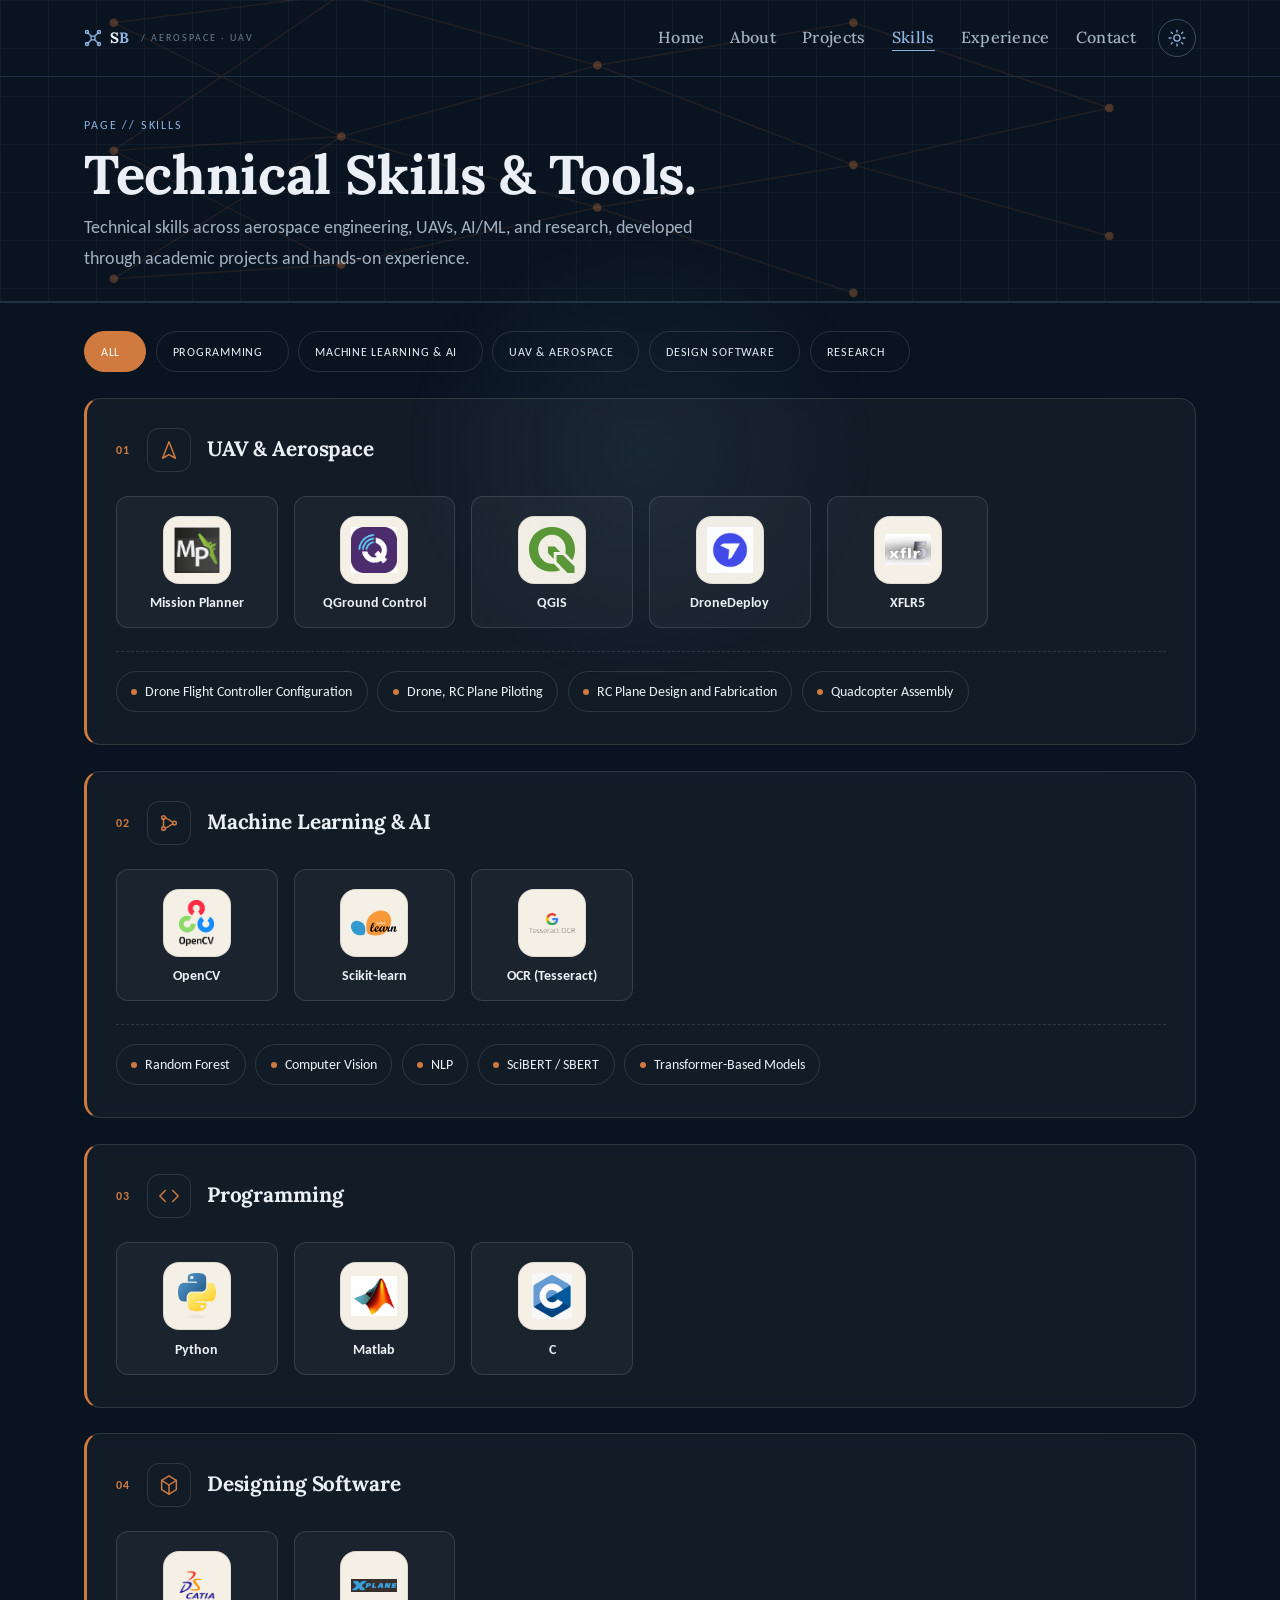
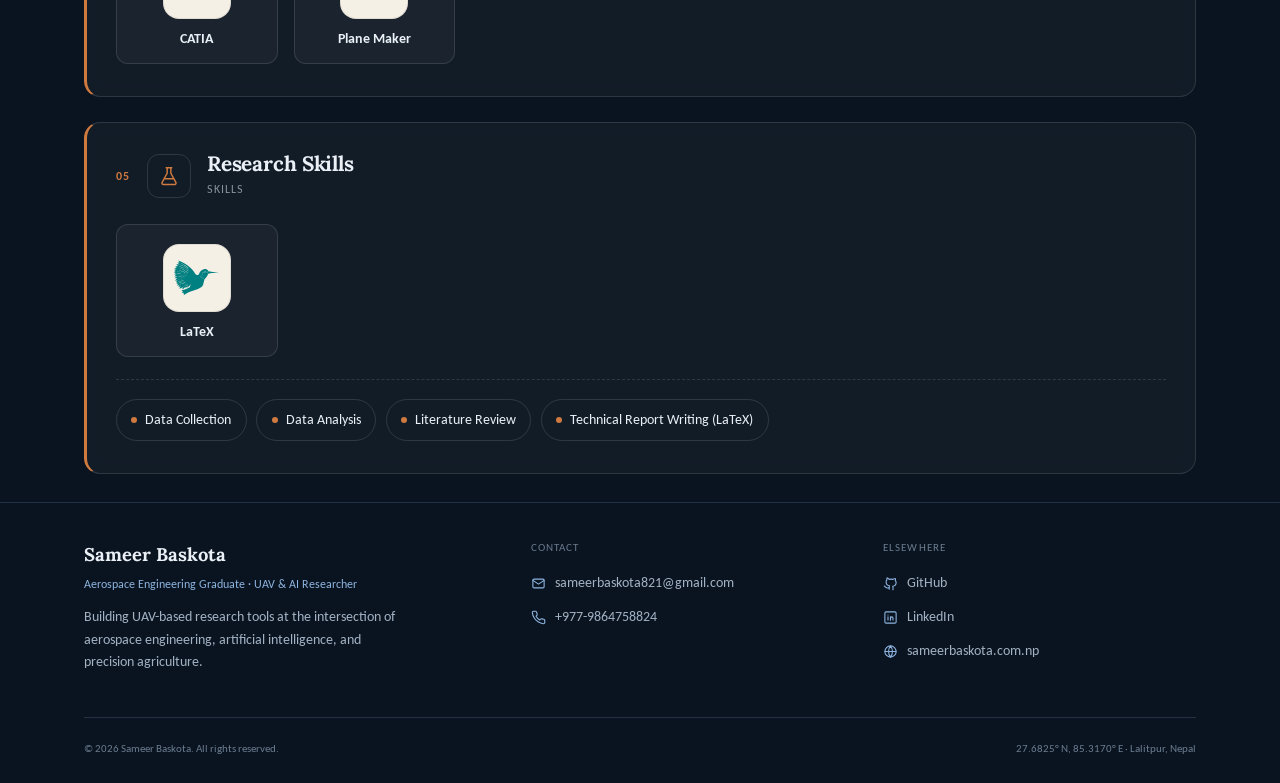
<file: skills.html>
<!DOCTYPE html>
<html lang="en">
<head>
  <meta charset="UTF-8">
  <script>
    // Runs synchronously before first paint — two jobs:
    // 1) if the radar loader already played this session, mark <html> so
    //    the matching CSS rule hides #loader instantly on this page too.
    // 2) apply the saved light/dark theme preference before paint so
    //    there is never a flash of the wrong theme.
    (function () {
      try {
        if (sessionStorage.getItem('sbLoaderShown')) {
          document.documentElement.className += ' no-loader';
        }
      } catch (e) { /* sessionStorage unavailable — loader just replays */ }
      try {
                document.documentElement.setAttribute('data-theme', 'dark');
        var savedTheme = localStorage.getItem('sbTheme');
        if (savedTheme === 'light') {
          document.documentElement.setAttribute('data-theme', 'light');
        }
      } catch (e) { /* localStorage unavailable — stays on the dark theme */ }
    })();
  </script>
  <meta name="viewport" content="width=device-width, initial-scale=1.0">
  <title>Skills | Sameer Baskota</title>
  <meta name="description" content="Technical skills across Programming, Machine Learning & AI, UAV & Aerospace, Designing Software, and Research Skills — including Python, OpenCV, Scikit-learn, SciBERT/SBERT, DJI Phantom 4, QGIS, XFLR5, and CATIA.">
  <meta name="keywords" content="Sameer Baskota, Aerospace Engineering, UAV, Drone Mapping, Precision Agriculture, Computer Vision, Remote Sensing, Pulchowk Campus, Tribhuvan University, AgriTech, Machine Learning">
  <meta name="author" content="Sameer Baskota">
  <link rel="canonical" href="https://sameerbaskota.com.np/skills.html">

  <meta property="og:type" content="website">
  <meta property="og:url" content="https://sameerbaskota.com.np/skills.html">
  <meta property="og:site_name" content="Sameer Baskota">
  <meta property="og:title" content="Skills — Sameer Baskota">
  <meta property="og:description" content="Technical skills across Programming, Machine Learning & AI, UAV & Aerospace, Designing Software, and Research Skills — including Python, OpenCV, Scikit-learn, SciBERT/SBERT, DJI Phantom 4, QGIS, XFLR5, and CATIA.">
  <meta property="og:image" content="https://sameerbaskota.com.np/images/og-image.png">

  <meta name="twitter:card" content="summary_large_image">
  <meta name="twitter:title" content="Skills — Sameer Baskota">
  <meta name="twitter:description" content="Technical skills across Programming, Machine Learning & AI, UAV & Aerospace, Designing Software, and Research Skills — including Python, OpenCV, Scikit-learn, SciBERT/SBERT, DJI Phantom 4, QGIS, XFLR5, and CATIA.">
  <meta name="twitter:image" content="https://sameerbaskota.com.np/images/og-image.png">

  <meta name="theme-color" content="#F8F3E8">
  <link rel="icon" href="images/favicon.svg" type="image/svg+xml">
  <link rel="icon" href="images/favicon-32.png" sizes="32x32" type="image/png">
  <link rel="apple-touch-icon" href="images/apple-touch-icon.png">

  <link rel="stylesheet" href="css/main.css">
  <style>
    /* Skills page — scoped styles (prefix sk-) so nothing else on the site changes */
    .sk-wrap{--sk-accent:#D07A3F;--sk-panel:rgba(255,255,255,.62);--sk-line:rgba(60,45,30,.14);--sk-plate:#ffffff;--sk-shadow:0 10px 30px -12px rgba(60,40,20,.28);position:relative;z-index:1;display:grid;gap:1.6rem}
    [data-theme="dark"] .sk-wrap{--sk-panel:rgba(255,255,255,.035);--sk-line:rgba(255,255,255,.12);--sk-plate:#f4f0e6;--sk-shadow:0 14px 34px -14px rgba(0,0,0,.7)}

    .sk-toolbar{display:flex;flex-wrap:wrap;gap:.6rem;align-items:center}
    .sk-filter{font:inherit;font-size:.78rem;letter-spacing:.06em;text-transform:uppercase;color:inherit;background:transparent;border:1px solid var(--sk-line);border-radius:999px;padding:.55rem 1rem;cursor:pointer;transition:background .2s,border-color .2s,color .2s,transform .2s;display:inline-flex;gap:.55rem;align-items:center}
    .sk-filter b{font-weight:600;font-size:.7rem;opacity:.6}
    .sk-filter:hover{border-color:var(--sk-accent);transform:translateY(-1px)}
    .sk-filter:focus-visible{outline:2px solid var(--sk-accent);outline-offset:3px}
    .sk-filter.is-active{background:var(--sk-accent);border-color:var(--sk-accent);color:#fff}
    .sk-filter.is-active b{opacity:.85}
    .sk-block[hidden]{display:none}
    .sk-block{position:relative;padding:1.8rem 1.8rem 2rem;background:var(--sk-panel);border:1px solid var(--sk-line);border-left:3px solid var(--sk-accent);border-radius:16px;backdrop-filter:blur(6px);-webkit-backdrop-filter:blur(6px);opacity:0;transform:translateY(18px);transition:opacity .6s ease,transform .6s cubic-bezier(.2,.7,.2,1)}
    .sk-block.is-in{opacity:1;transform:none}
    .sk-block-head{display:flex;align-items:center;gap:1rem;margin-bottom:1.5rem}
    .sk-num{font-size:.78rem;letter-spacing:.12em;color:var(--sk-accent);font-weight:600}
    .sk-block-icon{width:44px;height:44px;border-radius:12px;border:1px solid var(--sk-line);display:grid;place-items:center;color:var(--sk-accent);flex:0 0 auto}
    .sk-block-icon svg{width:22px;height:22px}
    .sk-block-head h2{margin:0;font-size:1.3rem;line-height:1.2}
    .sk-count{margin:.2rem 0 0;font-size:.72rem;letter-spacing:.09em;text-transform:uppercase;opacity:.55}

    .sk-grid{list-style:none;margin:0;padding:0;display:grid;grid-template-columns:repeat(auto-fill,minmax(150px,1fr));gap:1rem}
    .sk-card{position:relative;display:flex;flex-direction:column;align-items:center;text-align:center;gap:.6rem;padding:1.2rem .8rem 1rem;background:var(--sk-panel);border:1px solid var(--sk-line);border-radius:12px;overflow:hidden;transition:transform .25s ease,border-color .25s ease,box-shadow .25s ease}
    .sk-card::before{content:"";position:absolute;left:0;right:0;bottom:0;height:3px;background:var(--sk-accent);transform:scaleX(0);transform-origin:left;transition:transform .35s ease}
    .sk-card:hover{transform:translateY(-5px);border-color:var(--sk-accent);box-shadow:var(--sk-shadow)}
    .sk-card:hover::before{transform:scaleX(1)}
    .sk-plate{width:68px;height:68px;border-radius:16px;background:var(--sk-plate);border:1px solid rgba(60,45,30,.1);display:grid;place-items:center;overflow:hidden;transition:transform .3s ease}
    .sk-card:hover .sk-plate{transform:scale(1.07) rotate(-2deg)}
    .sk-plate img{max-width:70%;max-height:70%;object-fit:contain;display:block}
    .sk-fallback{display:grid;place-items:center;width:100%;height:100%;color:var(--sk-accent)}
    .sk-fallback[hidden]{display:none}
    .sk-fallback svg{width:30px;height:30px}
    .sk-name{font-weight:600;font-size:.9rem;line-height:1.25}

    /* skills without an exact logo: plain text, kept inside their own block */
    .sk-chips{list-style:none;margin:1.4rem 0 0;padding:1.2rem 0 0;border-top:1px dashed var(--sk-line);display:flex;flex-wrap:wrap;gap:.6rem}
    .sk-grid:empty + .sk-chips,.sk-block-head + .sk-chips{margin-top:0;padding-top:0;border-top:0}
    .sk-chip{display:inline-flex;align-items:center;gap:.5rem;font-size:.86rem;padding:.5rem .9rem;border:1px solid var(--sk-line);border-radius:999px;transition:border-color .2s,transform .2s}
    .sk-chip::before{content:"";width:6px;height:6px;border-radius:50%;background:var(--sk-accent)}
    .sk-chip:hover{border-color:var(--sk-accent);transform:translateY(-2px)}

    @media (max-width:560px){
      .sk-block{padding:1.3rem 1rem 1.4rem}
      .sk-toolbar{flex-wrap:nowrap;overflow-x:auto;padding-bottom:.4rem;scrollbar-width:none}
      .sk-toolbar::-webkit-scrollbar{display:none}
      .sk-filter{white-space:nowrap;flex:0 0 auto}
      .sk-grid{grid-template-columns:repeat(2,1fr);gap:.7rem}
      .sk-plate{width:58px;height:58px}
    }
    @media (prefers-reduced-motion:reduce){
      .sk-block{opacity:1;transform:none;transition:none}
      .sk-card,.sk-plate,.sk-chip{transition:none}
    }
  </style>
</head>
<body>
  <a href="#main-content" class="skip-link">Skip to content</a>
  <div id="loader" aria-hidden="true">
    <div class="loader-radar">
      <div class="loader-radar-sweep"></div>
      <div class="loader-radar-dot"></div>
    </div>
    <p class="loader-text">Initializing systems<span class="dots"></span></p>
    <div class="loader-bar"></div>
  </div>
  <div id="scroll-progress"></div>
  <div id="spotlight"></div>
  <header class="site-header">
    <div class="container">
      <a href="index.html" class="brand">
        <svg class="brand-mark" viewBox="0 0 24 24" fill="none" stroke="currentColor" stroke-width="1.75" stroke-linecap="round" stroke-linejoin="round" aria-hidden="true"><rect x="9.4" y="9.4" width="5.2" height="5.2" rx="1.3"/><line x1="9.4" y1="9.4" x2="4" y2="4"/><line x1="14.6" y1="9.4" x2="20" y2="4"/><line x1="9.4" y1="14.6" x2="4" y2="20"/><line x1="14.6" y1="14.6" x2="20" y2="20"/><circle cx="4" cy="4" r="2.1"/><circle cx="20" cy="4" r="2.1"/><circle cx="4" cy="20" r="2.1"/><circle cx="20" cy="20" r="2.1"/></svg>
        <span>S<span class="brand-b">B</span></span>
        <span class="brand-tag">/ AEROSPACE &middot; UAV</span>
      </a>

      <nav class="main-nav" aria-label="Primary">
        <ul class="main-nav-list">
          <li><a href="index.html" class="">Home</a></li>
          <li><a href="about.html" class="">About</a></li>
          <li><a href="projects.html" class="">Projects</a></li>
          <li><a href="skills.html" class="active">Skills</a></li>
          <li><a href="experience.html" class="">Experience</a></li>
          
          <li><a href="contact.html" class="">Contact</a></li>
        </ul>
      </nav>

      <button class="theme-toggle" id="theme-toggle" type="button" aria-label="Switch to light theme" aria-pressed="false">
        <svg class="icon-sun" viewBox="0 0 24 24" fill="none" stroke="currentColor" stroke-width="1.75" stroke-linecap="round" stroke-linejoin="round" aria-hidden="true"><circle cx="12" cy="12" r="4.2"/><line x1="12" y1="1.5" x2="12" y2="4"/><line x1="12" y1="20" x2="12" y2="22.5"/><line x1="4.2" y1="4.2" x2="5.9" y2="5.9"/><line x1="18.1" y1="18.1" x2="19.8" y2="19.8"/><line x1="1.5" y1="12" x2="4" y2="12"/><line x1="20" y1="12" x2="22.5" y2="12"/><line x1="4.2" y1="19.8" x2="5.9" y2="18.1"/><line x1="18.1" y1="5.9" x2="19.8" y2="4.2"/></svg>
        <svg class="icon-moon" viewBox="0 0 24 24" fill="none" stroke="currentColor" stroke-width="1.75" stroke-linecap="round" stroke-linejoin="round" aria-hidden="true"><path d="M21 12.8A9 9 0 1 1 11.2 3 7 7 0 0 0 21 12.8z"/></svg>
      </button>
      <button class="nav-toggle" aria-label="Toggle menu" aria-expanded="false">
        <span></span><span></span><span></span>
      </button>
    </div>
  </header>

  <div class="mobile-nav" id="mobile-nav">
    <ul>
      <li><a href="index.html" class="">Home</a></li>
          <li><a href="about.html" class="">About</a></li>
          <li><a href="projects.html" class="">Projects</a></li>
          <li><a href="skills.html" class="active">Skills</a></li>
          <li><a href="experience.html" class="">Experience</a></li>
          
          <li><a href="contact.html" class="">Contact</a></li>
      <li class="mobile-theme-row">
        <button class="theme-toggle theme-toggle--mobile" type="button" aria-label="Switch to light theme" aria-pressed="false">
          <svg class="icon-sun" viewBox="0 0 24 24" fill="none" stroke="currentColor" stroke-width="1.75" stroke-linecap="round" stroke-linejoin="round" aria-hidden="true"><circle cx="12" cy="12" r="4.2"/><line x1="12" y1="1.5" x2="12" y2="4"/><line x1="12" y1="20" x2="12" y2="22.5"/><line x1="4.2" y1="4.2" x2="5.9" y2="5.9"/><line x1="18.1" y1="18.1" x2="19.8" y2="19.8"/><line x1="1.5" y1="12" x2="4" y2="12"/><line x1="20" y1="12" x2="22.5" y2="12"/><line x1="4.2" y1="19.8" x2="5.9" y2="18.1"/><line x1="18.1" y1="5.9" x2="19.8" y2="4.2"/></svg>
          <svg class="icon-moon" viewBox="0 0 24 24" fill="none" stroke="currentColor" stroke-width="1.75" stroke-linecap="round" stroke-linejoin="round" aria-hidden="true"><path d="M21 12.8A9 9 0 1 1 11.2 3 7 7 0 0 0 21 12.8z"/></svg>
          <span class="theme-toggle-label">Switch to light mode</span>
        </button>
      </li>
    </ul>
  </div>

  <main id="main-content">
    <header class="page-header hud-grid">
      <svg class="neural-net-bg" viewBox="0 0 900 300" preserveAspectRatio="xMidYMid slice" aria-hidden="true">
        <g stroke="#D07A3F" stroke-opacity="0.14" stroke-width="1">
          <line x1="80" y1="60" x2="240" y2="40"/>
          <line x1="80" y1="60" x2="240" y2="140"/>
          <line x1="80" y1="150" x2="240" y2="40"/>
          <line x1="80" y1="150" x2="240" y2="140"/>
          <line x1="80" y1="150" x2="240" y2="230"/>
          <line x1="80" y1="240" x2="240" y2="140"/>
          <line x1="80" y1="240" x2="240" y2="230"/>
          <line x1="240" y1="40" x2="420" y2="90"/>
          <line x1="240" y1="140" x2="420" y2="90"/>
          <line x1="240" y1="140" x2="420" y2="190"/>
          <line x1="240" y1="230" x2="420" y2="190"/>
          <line x1="420" y1="90" x2="600" y2="60"/>
          <line x1="420" y1="90" x2="600" y2="160"/>
          <line x1="420" y1="190" x2="600" y2="160"/>
          <line x1="420" y1="190" x2="600" y2="250"/>
          <line x1="600" y1="60" x2="780" y2="120"/>
          <line x1="600" y1="160" x2="780" y2="120"/>
          <line x1="600" y1="160" x2="780" y2="210"/>
        </g>
        <g fill="#D07A3F" fill-opacity="0.4">
          <circle cx="80" cy="60" r="3"/>
          <circle cx="80" cy="150" r="3"/>
          <circle cx="80" cy="240" r="3"/>
          <circle cx="240" cy="40" r="3"/>
          <circle cx="240" cy="140" r="3"/>
          <circle cx="240" cy="230" r="3"/>
          <circle cx="420" cy="90" r="3"/>
          <circle cx="420" cy="190" r="3"/>
          <circle cx="600" cy="60" r="3"/>
          <circle cx="600" cy="160" r="3"/>
          <circle cx="600" cy="250" r="3"/>
          <circle cx="780" cy="120" r="3"/>
          <circle cx="780" cy="210" r="3"/>
        </g>
      </svg>
      <div class="container" style="position:relative; z-index:1;">
        <span class="eyebrow">Page // Skills</span>
        <h1>Technical Skills &amp; Tools.</h1>
        <p>Technical skills across aerospace engineering, UAVs, AI/ML, and research, developed through academic projects and hands-on experience.</p>
      </div>
    </header>

    <section class="section section--snug">
      <div class="container">
        <div class="sk-wrap">
        <div class="sk-toolbar" role="group" aria-label="Filter skills by category">
          <button type="button" class="sk-filter is-active" data-filter="all" aria-pressed="true">All <b></b></button>
          <button type="button" class="sk-filter" data-filter="prog" aria-pressed="false">Programming <b></b></button>
          <button type="button" class="sk-filter" data-filter="ml" aria-pressed="false">Machine Learning &amp; AI <b></b></button>
          <button type="button" class="sk-filter" data-filter="uav" aria-pressed="false">UAV &amp; Aerospace <b></b></button>
          <button type="button" class="sk-filter" data-filter="design" aria-pressed="false">Design Software <b></b></button>
          <button type="button" class="sk-filter" data-filter="research" aria-pressed="false">Research <b></b></button>
        </div>
        <section class="sk-block" id="sk-uav" data-cat="uav" aria-labelledby="sk-uav-h">
          <header class="sk-block-head">
            <span class="sk-num">01</span>
            <span class="sk-block-icon"><svg viewBox="0 0 24 24" fill="none" stroke="currentColor" stroke-width="1.6" stroke-linecap="round" stroke-linejoin="round" aria-hidden="true"><path d="M12 3l7 18-7-4-7 4 7-18z"/></svg></span>
            <div>
              <h2 id="sk-uav-h">UAV &amp; Aerospace</h2>
              
            </div>
          </header>
          <ul class="sk-grid">
            <li class="sk-card" style="--i:1">
              <div class="sk-plate"><img src="images/missionplanner.png" alt="" loading="lazy" decoding="async" data-slug="qgis"><span class="sk-fallback" hidden><svg viewBox="0 0 24 24" fill="none" stroke="currentColor" stroke-width="1.6" stroke-linecap="round" stroke-linejoin="round" aria-hidden="true"><polygon points="3 6 9 4 15 6 21 4 21 18 15 20 9 18 3 20"/><line x1="9" y1="4" x2="9" y2="18"/><line x1="15" y1="6" x2="15" y2="20"/></svg></span></div>
              <span class="sk-name">Mission Planner</span>
            </li>
            <li class="sk-card" style="--i:1">
              <div class="sk-plate"><img src="images/QGC.png" alt="" loading="lazy" decoding="async" data-slug="qgis"><span class="sk-fallback" hidden><svg viewBox="0 0 24 24" fill="none" stroke="currentColor" stroke-width="1.6" stroke-linecap="round" stroke-linejoin="round" aria-hidden="true"><polygon points="3 6 9 4 15 6 21 4 21 18 15 20 9 18 3 20"/><line x1="9" y1="4" x2="9" y2="18"/><line x1="15" y1="6" x2="15" y2="20"/></svg></span></div>
              <span class="sk-name">QGround Control</span>
            </li>
            <li class="sk-card" style="--i:1">
              <div class="sk-plate"><img src="images/qgis.svg" alt="" loading="lazy" decoding="async" data-slug="qgis"><span class="sk-fallback" hidden><svg viewBox="0 0 24 24" fill="none" stroke="currentColor" stroke-width="1.6" stroke-linecap="round" stroke-linejoin="round" aria-hidden="true"><polygon points="3 6 9 4 15 6 21 4 21 18 15 20 9 18 3 20"/><line x1="9" y1="4" x2="9" y2="18"/><line x1="15" y1="6" x2="15" y2="20"/></svg></span></div>
              <span class="sk-name">QGIS</span>
            </li>
            <li class="sk-card" style="--i:2">
              <div class="sk-plate"><img src="images/dronedeploy.png" alt="" loading="lazy" decoding="async" data-slug="dronedeploy"><span class="sk-fallback" hidden><svg viewBox="0 0 24 24" fill="none" stroke="currentColor" stroke-width="1.6" stroke-linecap="round" stroke-linejoin="round" aria-hidden="true"><polygon points="3 6 9 4 15 6 21 4 21 18 15 20 9 18 3 20"/><line x1="9" y1="4" x2="9" y2="18"/><line x1="15" y1="6" x2="15" y2="20"/></svg></span></div>
              <span class="sk-name">DroneDeploy</span>
            </li>
            <li class="sk-card" style="--i:3">
              <div class="sk-plate"><img src="images/XFLR5_Logo.png" alt="" loading="lazy" decoding="async" data-slug="xflr5"><span class="sk-fallback" hidden><svg viewBox="0 0 24 24" fill="none" stroke="currentColor" stroke-width="1.6" stroke-linecap="round" stroke-linejoin="round" aria-hidden="true"><path d="M12 3l7 18-7-4-7 4 7-18z"/></svg></span></div>
              <span class="sk-name">XFLR5</span>
            </li>
          </ul>
          <ul class="sk-chips" aria-label="UAV &amp; Aerospace  concepts and techniques">
            <li class="sk-chip">Drone Flight Controller Configuration</li>
            <li class="sk-chip">Drone, RC Plane Piloting</li>
            <li class="sk-chip">RC Plane Design and Fabrication</li>
            <li class="sk-chip">Quadcopter Assembly</li>
          </ul>
        </section>
        <section class="sk-block" id="sk-ml" data-cat="ml" aria-labelledby="sk-ml-h">
          <header class="sk-block-head">
            <span class="sk-num">02</span>
            <span class="sk-block-icon"><svg viewBox="0 0 24 24" fill="none" stroke="currentColor" stroke-width="1.6" stroke-linecap="round" stroke-linejoin="round" aria-hidden="true"><circle cx="6" cy="6" r="2"/><circle cx="6" cy="18" r="2"/><circle cx="18" cy="12" r="2"/><line x1="8" y1="6" x2="16" y2="11"/><line x1="8" y1="18" x2="16" y2="13"/><line x1="6" y1="8" x2="6" y2="16"/></svg></span>
            <div>
              <h2 id="sk-ml-h">Machine Learning &amp; AI</h2>
              
            </div>
          </header>
          <ul class="sk-grid">
            <li class="sk-card" style="--i:0">
              <div class="sk-plate"><img src="images/OpenCV.png" alt="" loading="lazy" decoding="async" data-slug="opencv"><span class="sk-fallback" hidden><svg viewBox="0 0 24 24" fill="none" stroke="currentColor" stroke-width="1.6" stroke-linecap="round" stroke-linejoin="round" aria-hidden="true"><path d="M2 12s4-7 10-7 10 7 10 7-4 7-10 7-10-7-10-7z"/><circle cx="12" cy="12" r="3"/></svg></span></div>
              <span class="sk-name">OpenCV</span>
            </li>
            <li class="sk-card" style="--i:1">
              <div class="sk-plate"><img src="images/scikit-learn.svg" alt="" loading="lazy" decoding="async" data-slug="scikit-learn"><span class="sk-fallback" hidden><svg viewBox="0 0 24 24" fill="none" stroke="currentColor" stroke-width="1.6" stroke-linecap="round" stroke-linejoin="round" aria-hidden="true"><polygon points="12 2 2 7 12 12 22 7 12 2"/><polyline points="2 17 12 22 22 17"/><polyline points="2 12 12 17 22 12"/></svg></span></div>
              <span class="sk-name">Scikit-learn</span>
            </li>
            <li class="sk-card" style="--i:2">
              <div class="sk-plate"><img src="images/Tesseract.png" alt="" loading="lazy" decoding="async" data-slug="tesseract"><span class="sk-fallback" hidden><svg viewBox="0 0 24 24" fill="none" stroke="currentColor" stroke-width="1.6" stroke-linecap="round" stroke-linejoin="round" aria-hidden="true"><line x1="4" y1="6" x2="20" y2="6"/><line x1="4" y1="12" x2="14" y2="12"/><line x1="4" y1="18" x2="18" y2="18"/></svg></span></div>
              <span class="sk-name">OCR (Tesseract)</span>
            </li>
          </ul>
          <ul class="sk-chips" aria-label="Machine Learning &amp; AI — concepts and techniques">
            <li class="sk-chip">Random Forest</li>
            <li class="sk-chip">Computer Vision</li>
            <li class="sk-chip">NLP</li>
            <li class="sk-chip">SciBERT / SBERT</li>
            <li class="sk-chip">Transformer-Based Models</li>
          </ul>
        </section>
        <section class="sk-block" id="sk-prog" data-cat="prog" aria-labelledby="sk-prog-h">
          <header class="sk-block-head">
            <span class="sk-num">03</span>
            <span class="sk-block-icon"><svg viewBox="0 0 24 24" fill="none" stroke="currentColor" stroke-width="1.6" stroke-linecap="round" stroke-linejoin="round" aria-hidden="true"><polyline points="16 18 22 12 16 6"/><polyline points="8 6 2 12 8 18"/></svg></span>
            <div>
              <h2 id="sk-prog-h">Programming</h2>
              
            </div>
          </header>
          <ul class="sk-grid">
            <li class="sk-card" style="--i:0">
              <div class="sk-plate"><img src="images/python.png" alt="" loading="lazy" decoding="async" data-slug="python"><span class="sk-fallback" hidden><svg viewBox="0 0 24 24" fill="none" stroke="currentColor" stroke-width="1.6" stroke-linecap="round" stroke-linejoin="round" aria-hidden="true"><polyline points="16 18 22 12 16 6"/><polyline points="8 6 2 12 8 18"/></svg></span></div>
              <span class="sk-name">Python</span>
            </li>
            <li class="sk-card" style="--i:1">
              <div class="sk-plate"><img src="images/matlab.png" alt="" loading="lazy" decoding="async" data-slug="c"><span class="sk-fallback" hidden><svg viewBox="0 0 24 24" fill="none" stroke="currentColor" stroke-width="1.6" stroke-linecap="round" stroke-linejoin="round" aria-hidden="true"><polyline points="16 18 22 12 16 6"/><polyline points="8 6 2 12 8 18"/></svg></span></div>
              <span class="sk-name">Matlab</span>
            </li>
            <li class="sk-card" style="--i:1">
              <div class="sk-plate"><img src="images/c.png" alt="" loading="lazy" decoding="async" data-slug="c"><span class="sk-fallback" hidden><svg viewBox="0 0 24 24" fill="none" stroke="currentColor" stroke-width="1.6" stroke-linecap="round" stroke-linejoin="round" aria-hidden="true"><polyline points="16 18 22 12 16 6"/><polyline points="8 6 2 12 8 18"/></svg></span></div>
              <span class="sk-name">C</span>
            </li>
          </ul>
          
        </section>
        <section class="sk-block" id="sk-design" data-cat="design" aria-labelledby="sk-design-h">
          <header class="sk-block-head">
            <span class="sk-num">04</span>
            <span class="sk-block-icon"><svg viewBox="0 0 24 24" fill="none" stroke="currentColor" stroke-width="1.6" stroke-linecap="round" stroke-linejoin="round" aria-hidden="true"><polygon points="12 2 20 7 20 17 12 22 4 17 4 7"/><line x1="12" y1="22" x2="12" y2="12"/><line x1="4" y1="7" x2="12" y2="12"/><line x1="20" y1="7" x2="12" y2="12"/></svg></span>
            <div>
              <h2 id="sk-design-h">Designing Software</h2>
              
            </div>
          </header>
          <ul class="sk-grid">
            <li class="sk-card" style="--i:0">
              <div class="sk-plate"><img src="images/catia-logo.png" alt="" loading="lazy" decoding="async" data-slug="catia"><span class="sk-fallback" hidden><svg viewBox="0 0 24 24" fill="none" stroke="currentColor" stroke-width="1.6" stroke-linecap="round" stroke-linejoin="round" aria-hidden="true"><polygon points="12 2 20 7 20 17 12 22 4 17 4 7"/><line x1="12" y1="22" x2="12" y2="12"/><line x1="4" y1="7" x2="12" y2="12"/><line x1="20" y1="7" x2="12" y2="12"/></svg></span></div>
              <span class="sk-name">CATIA</span>
            </li>
            <li class="sk-card" style="--i:1">
              <div class="sk-plate"><img src="images/Xplane.jpg" alt="" loading="lazy" decoding="async" data-slug="plane-maker"><span class="sk-fallback" hidden><svg viewBox="0 0 24 24" fill="none" stroke="currentColor" stroke-width="1.6" stroke-linecap="round" stroke-linejoin="round" aria-hidden="true"><path d="M12 3l7 18-7-4-7 4 7-18z"/></svg></span></div>
              <span class="sk-name">Plane Maker</span>
            </li>
          </ul>
          
        </section>
        <section class="sk-block" id="sk-research" data-cat="research" aria-labelledby="sk-research-h">
          <header class="sk-block-head">
            <span class="sk-num">05</span>
            <span class="sk-block-icon"><svg viewBox="0 0 24 24" fill="none" stroke="currentColor" stroke-width="1.6" stroke-linecap="round" stroke-linejoin="round" aria-hidden="true"><path d="M9 3h6"/><path d="M10 3v6L4.5 19a1.5 1.5 0 0 0 1.3 2.2h12.4a1.5 1.5 0 0 0 1.3-2.2L14 9V3"/><line x1="7.5" y1="15" x2="16.5" y2="15"/></svg></span>
            <div>
              <h2 id="sk-research-h">Research Skills</h2>
              <p class="sk-count">skills</p>
            </div>
          </header>
          <ul class="sk-grid">
            <li class="sk-card" style="--i:0">
              <div class="sk-plate"><img src="images/latex.svg" alt="" loading="lazy" decoding="async" data-slug="latex"><span class="sk-fallback" hidden><svg viewBox="0 0 24 24" fill="none" stroke="currentColor" stroke-width="1.6" stroke-linecap="round" stroke-linejoin="round" aria-hidden="true"><path d="M4 4h7a3 3 0 0 1 3 3v13a2 2 0 0 0-2-2H4z"/><path d="M20 4h-4a2 2 0 0 0-2 2"/><path d="M20 4v14h-6"/></svg></span></div>
              <span class="sk-name">LaTeX</span>
            </li>
          </ul>
          <ul class="sk-chips" aria-label="Research Skills — concepts and techniques">
            <li class="sk-chip">Data Collection</li>
            <li class="sk-chip">Data Analysis</li>
            <li class="sk-chip">Literature Review</li>
            <li class="sk-chip">Technical Report Writing (LaTeX)</li>
          </ul>
        </section>
        </div>
      </div>

    <script>
      // Logo fallback: .svg -> .png -> built-in icon
      (function () {
        document.querySelectorAll('.sk-plate img[data-slug]').forEach(function (img) {
          img.addEventListener('error', function onErr() {
            if (img.src.indexOf('.svg') !== -1 && !img.dataset.triedPng) {
              img.dataset.triedPng = '1';
              img.src = 'images/skills/' + img.dataset.slug + '.png';
              return;
            }
            img.removeEventListener('error', onErr);
            img.style.display = 'none';
            var fb = img.parentNode.querySelector('.sk-fallback');
            if (fb) fb.hidden = false;
          });
        });
        var blocks = document.querySelectorAll('.sk-block');
        // Category filter (All shows every block)
        var buttons = document.querySelectorAll('.sk-filter');
        buttons.forEach(function (btn) {
          btn.addEventListener('click', function () {
            var f = btn.getAttribute('data-filter');
            buttons.forEach(function (b) {
              var on = b === btn;
              b.classList.toggle('is-active', on);
              b.setAttribute('aria-pressed', on ? 'true' : 'false');
            });
            blocks.forEach(function (b) {
              var show = f === 'all' || b.getAttribute('data-cat') === f;
              b.hidden = !show;
              if (show) b.classList.add('is-in');
            });
          });
        });
        // Fade blocks in as they scroll into view
        if (!('IntersectionObserver' in window)) { blocks.forEach(function (b) { b.classList.add('is-in'); }); return; }
        var io = new IntersectionObserver(function (es) {
          es.forEach(function (e) { if (e.isIntersecting) { e.target.classList.add('is-in'); io.unobserve(e.target); } });
        }, { threshold: 0.12 });
        blocks.forEach(function (b) { io.observe(b); });
      })();
    </script>
    </section>

  </main>

  <footer class="site-footer">
    <div class="container">
      <div class="footer-grid">
        <div class="footer-brand">
          <div class="footer-name">Sameer Baskota</div>
          <div class="footer-title">Aerospace Engineering Graduate &middot; UAV &amp; AI Researcher</div>
          <p class="footer-tagline">
            Building UAV-based research tools at the intersection of aerospace engineering,
            artificial intelligence, and precision agriculture.
          </p>
        </div>

        <div class="footer-contact">
          <div class="footer-col-heading">Contact</div>
          <div class="footer-list">
            <a href="mailto:sameerbaskota821@gmail.com">
              <svg viewBox="0 0 24 24" fill="none" stroke="currentColor" stroke-width="1.75" stroke-linecap="round" stroke-linejoin="round" aria-hidden="true"><rect x="3" y="5" width="18" height="14" rx="2"/><polyline points="3 7 12 13 21 7"/></svg>
              sameerbaskota821@gmail.com
            </a>
            <a href="tel:+9779864758824">
              <svg viewBox="0 0 24 24" fill="none" stroke="currentColor" stroke-width="1.75" stroke-linecap="round" stroke-linejoin="round" aria-hidden="true"><path d="M22 16.92v3a2 2 0 0 1-2.18 2 19.79 19.79 0 0 1-8.63-3.07 19.5 19.5 0 0 1-6-6 19.79 19.79 0 0 1-3.07-8.67A2 2 0 0 1 4.11 2h3a2 2 0 0 1 2 1.72c.127.96.361 1.903.7 2.81a2 2 0 0 1-.45 2.11L8.09 9.91a16 16 0 0 0 6 6l1.27-1.27a2 2 0 0 1 2.11-.45c.907.339 1.85.573 2.81.7A2 2 0 0 1 22 16.92z"/></svg>
              +977-9864758824
            </a>
          </div>
        </div>

        <div class="footer-links">
          <div class="footer-col-heading">Elsewhere</div>
          <div class="footer-list">
            <a href="https://github.com/SAMEERCPU" target="_blank" rel="noopener noreferrer">
              <svg viewBox="0 0 24 24" fill="none" stroke="currentColor" stroke-width="1.75" stroke-linecap="round" stroke-linejoin="round" aria-hidden="true"><path d="M9 19c-5 1.5-5-2.5-7-3m14 6v-3.5c0-1 .1-1.4-.5-2 2.8-.3 5.5-1.4 5.5-6a4.6 4.6 0 0 0-1.3-3.2 4.2 4.2 0 0 0-.1-3.2s-1.1-.3-3.5 1.3a12.3 12.3 0 0 0-6.2 0C7.5 2.8 6.4 3.1 6.4 3.1a4.2 4.2 0 0 0-.1 3.2A4.6 4.6 0 0 0 5 9.5c0 4.6 2.7 5.7 5.5 6-.6.6-.6 1.2-.5 2V21"/></svg>
              GitHub
            </a>
            <a href="https://linkedin.com/in/sameerbaskota21/" target="_blank" rel="noopener noreferrer">
              <svg viewBox="0 0 24 24" fill="none" stroke="currentColor" stroke-width="1.75" stroke-linecap="round" stroke-linejoin="round" aria-hidden="true"><rect x="3" y="3" width="18" height="18" rx="2"/><line x1="8" y1="11" x2="8" y2="16"/><line x1="8" y1="8" x2="8" y2="8.01"/><path d="M12 16v-3a2 2 0 0 1 4 0v3"/><line x1="12" y1="11" x2="12" y2="16"/></svg>
              LinkedIn
            </a>
            <a href="https://sameerbaskota.com.np" target="_blank" rel="noopener noreferrer">
              <svg viewBox="0 0 24 24" fill="none" stroke="currentColor" stroke-width="1.75" stroke-linecap="round" stroke-linejoin="round" aria-hidden="true"><circle cx="12" cy="12" r="9"/><line x1="3" y1="12" x2="21" y2="12"/><path d="M12 3a14.5 14.5 0 0 1 0 18 14.5 14.5 0 0 1 0-18z"/></svg>
              sameerbaskota.com.np
            </a>
          </div>
        </div>
      </div>

      <div class="footer-bottom">
        <span>&copy; <span id="year">2026</span> Sameer Baskota. All rights reserved.</span>
        <span>27.6825&deg; N, 85.3170&deg; E &middot; Lalitpur, Nepal</span>
      </div>
    </div>
  </footer>

  <button id="back-to-top" aria-label="Back to top">
    <svg viewBox="0 0 24 24" fill="none" stroke="currentColor" stroke-width="1.75" stroke-linecap="round" stroke-linejoin="round" aria-hidden="true"><line x1="12" y1="19" x2="12" y2="5"/><polyline points="5 12 12 5 19 12"/></svg>
  </button>

  <script src="js/main.js"></script>
  <script>document.getElementById("year").textContent = new Date().getFullYear();</script>
</body>
</html>
</file>
<file: css/main.css>
/* Sameer Baskota — Portfolio
   Vanilla HTML/CSS/JS build. No frameworks, no external dependencies. */

@import url('base.css');
@import url('layout.css');
@import url('loader-nav.css');
@import url('hero.css');
@import url('components.css');
@import url('about.css');
@import url('projects.css');
@import url('skills.css');
@import url('experience.css');
@import url('contact.css');
</file>
